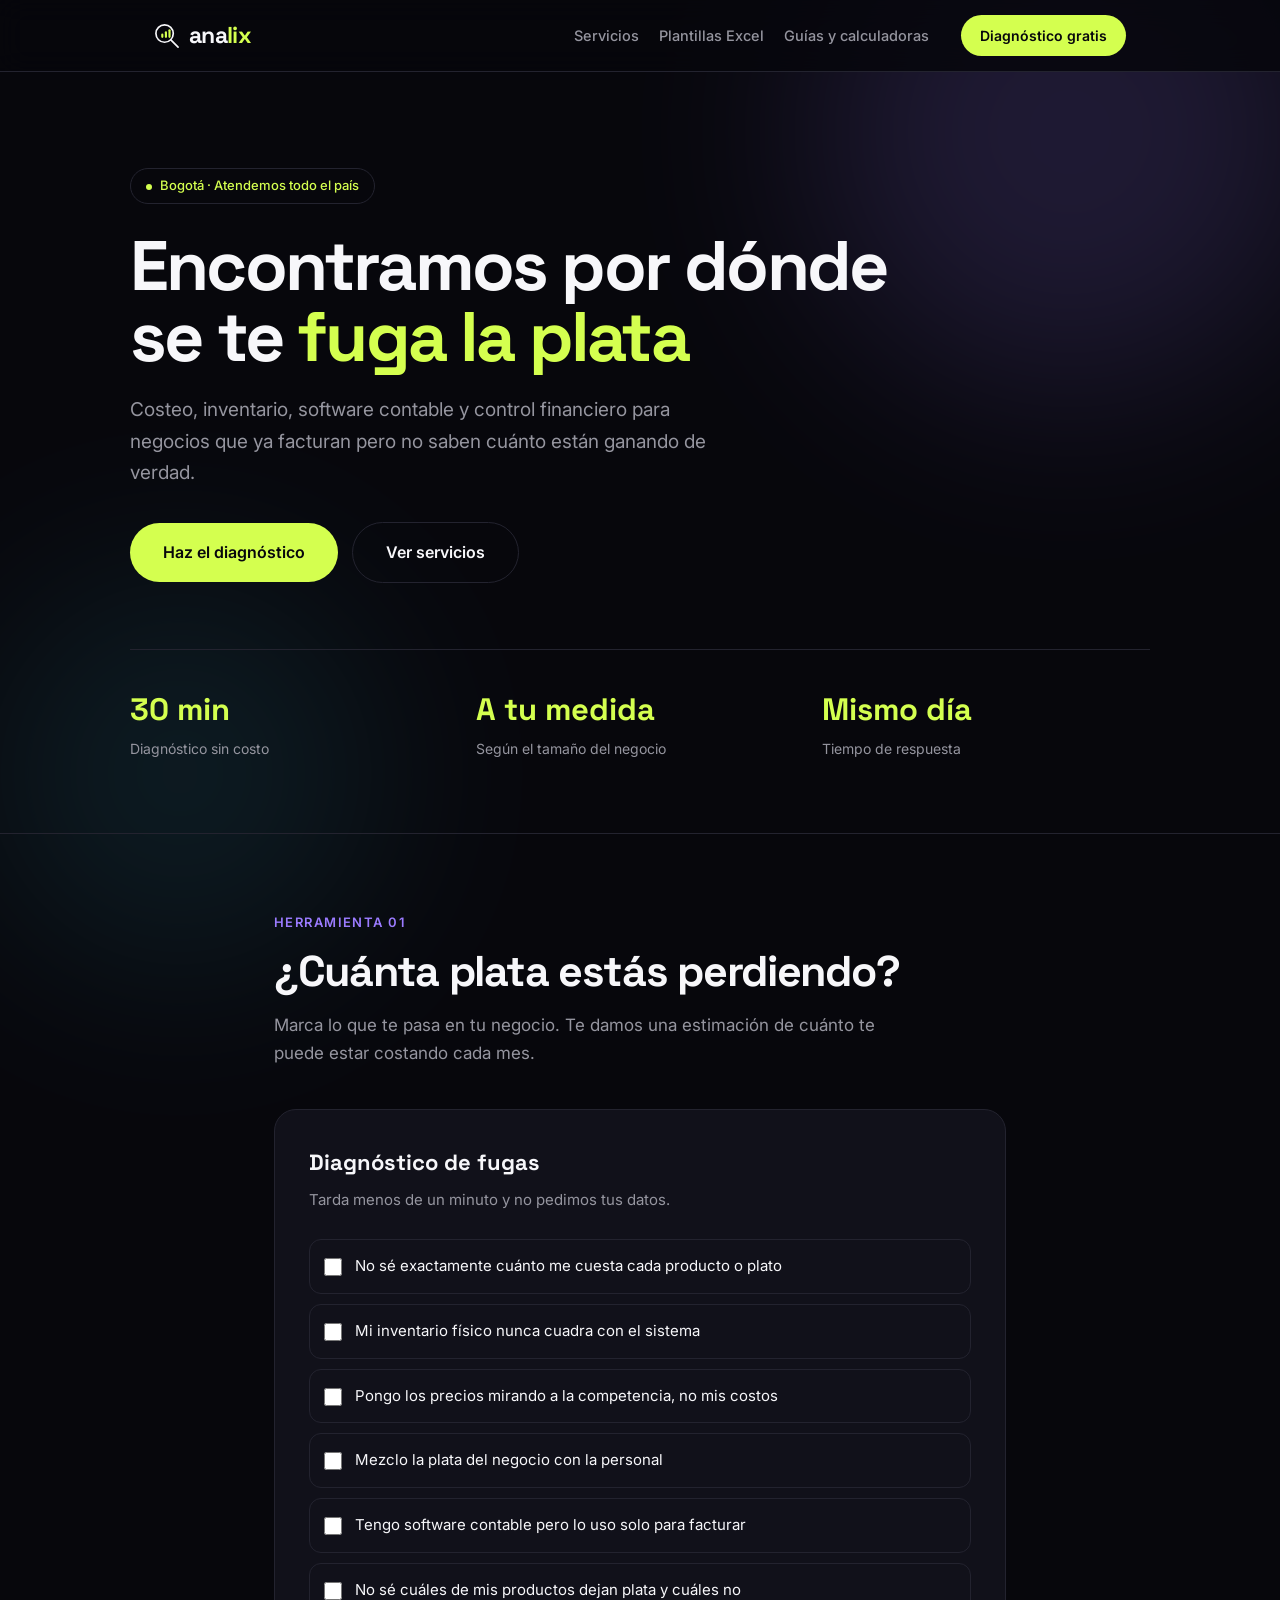
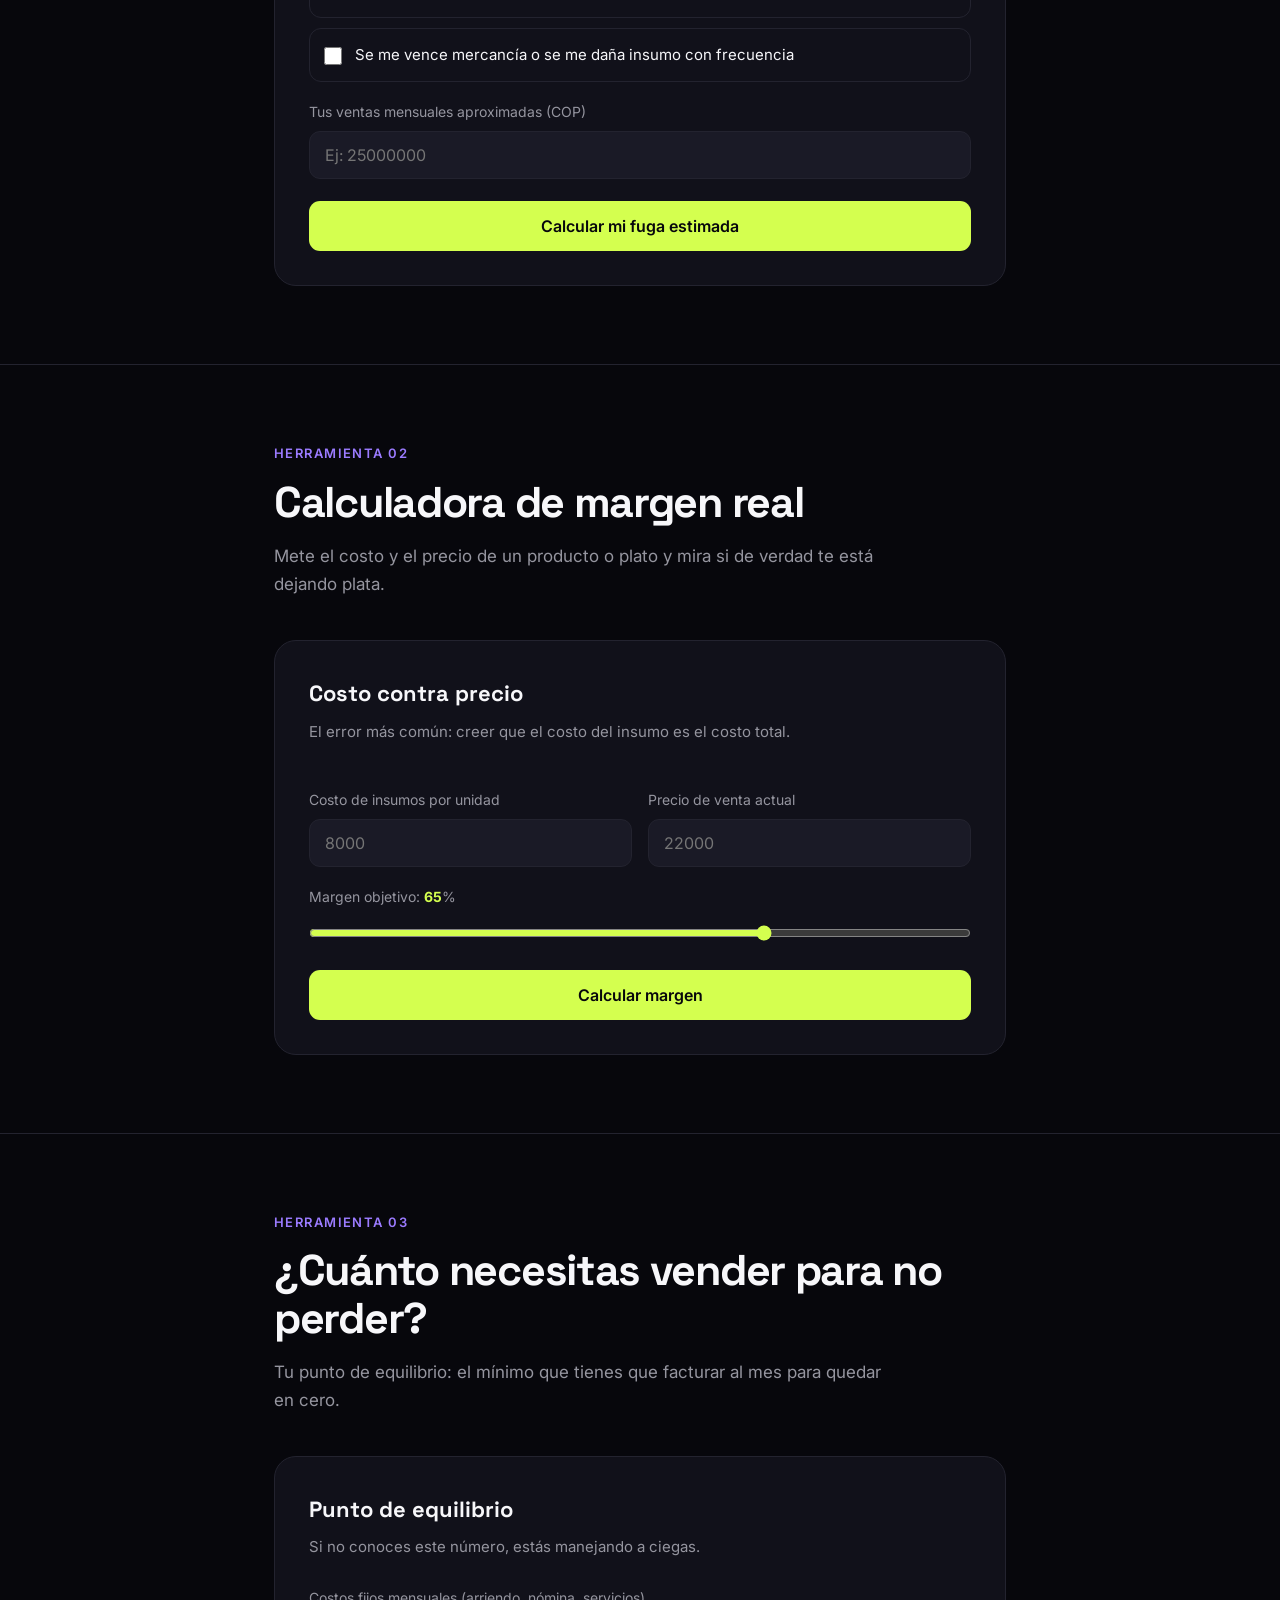
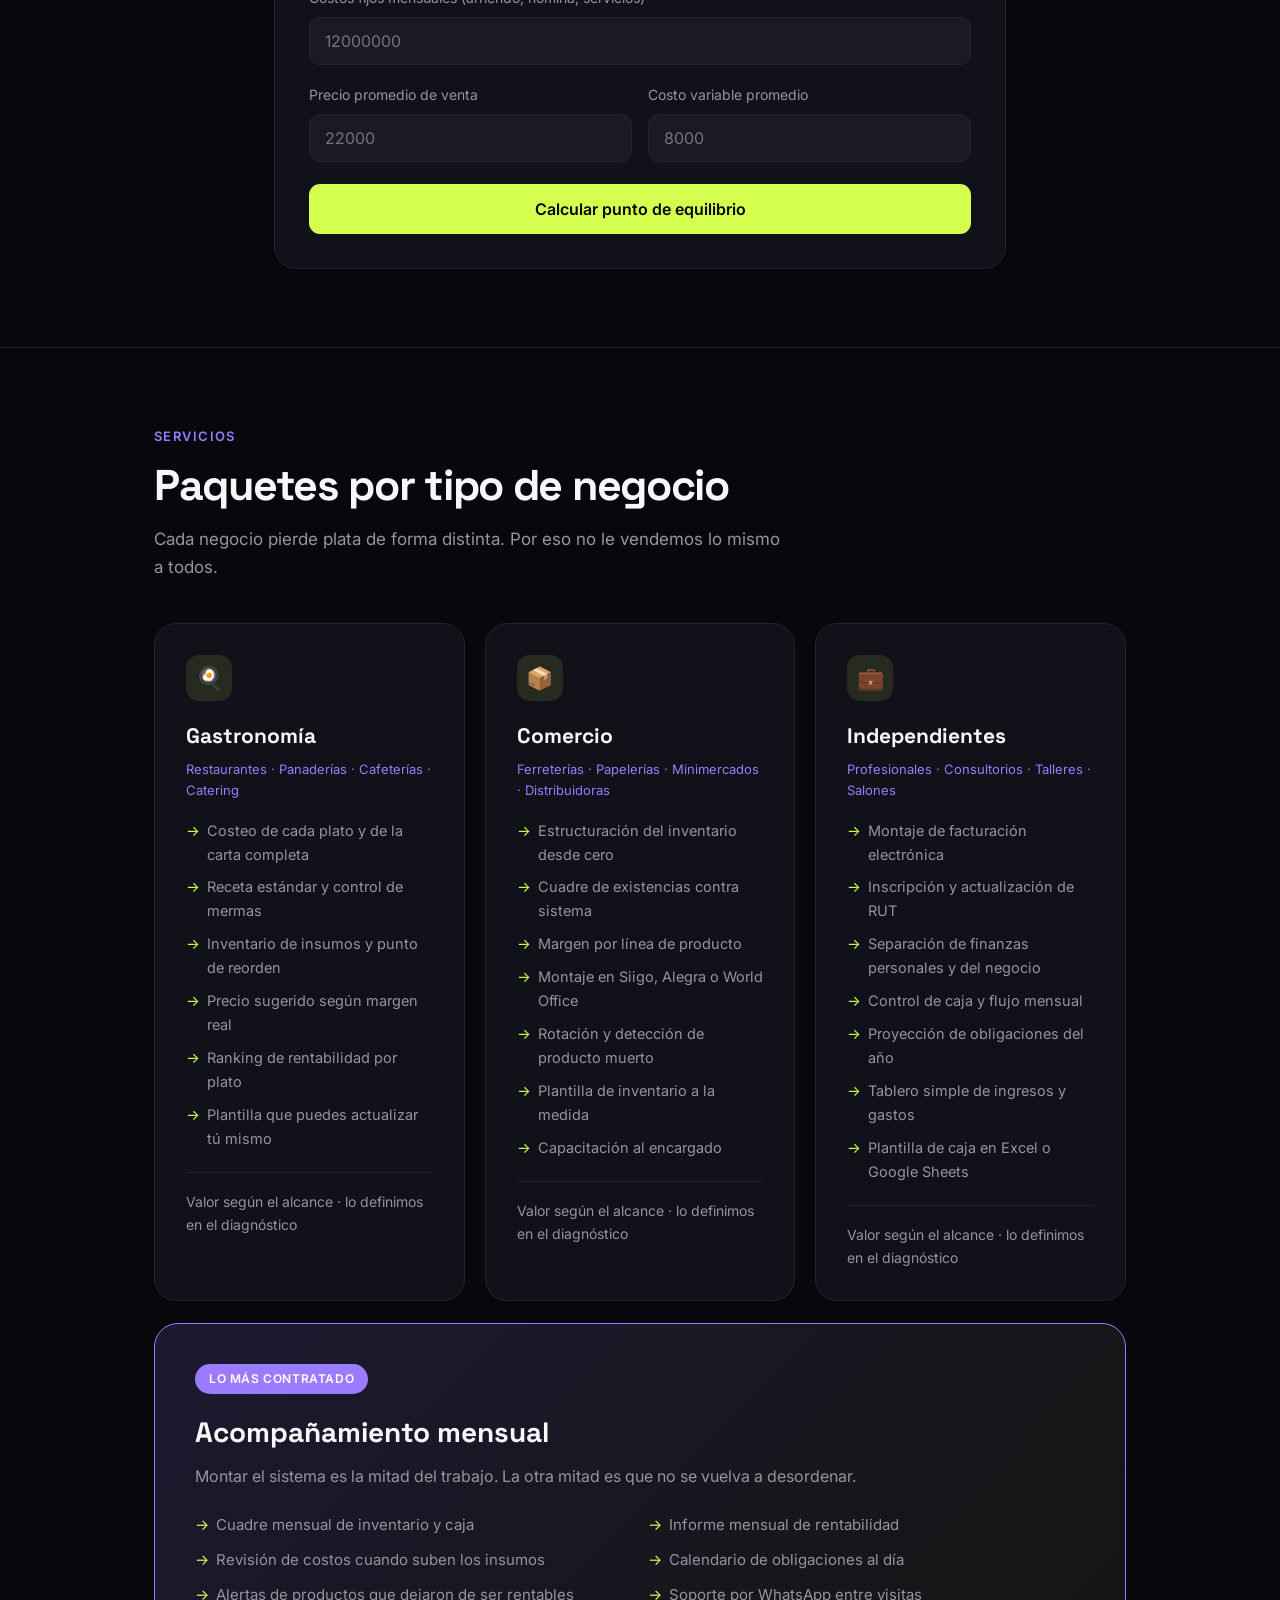
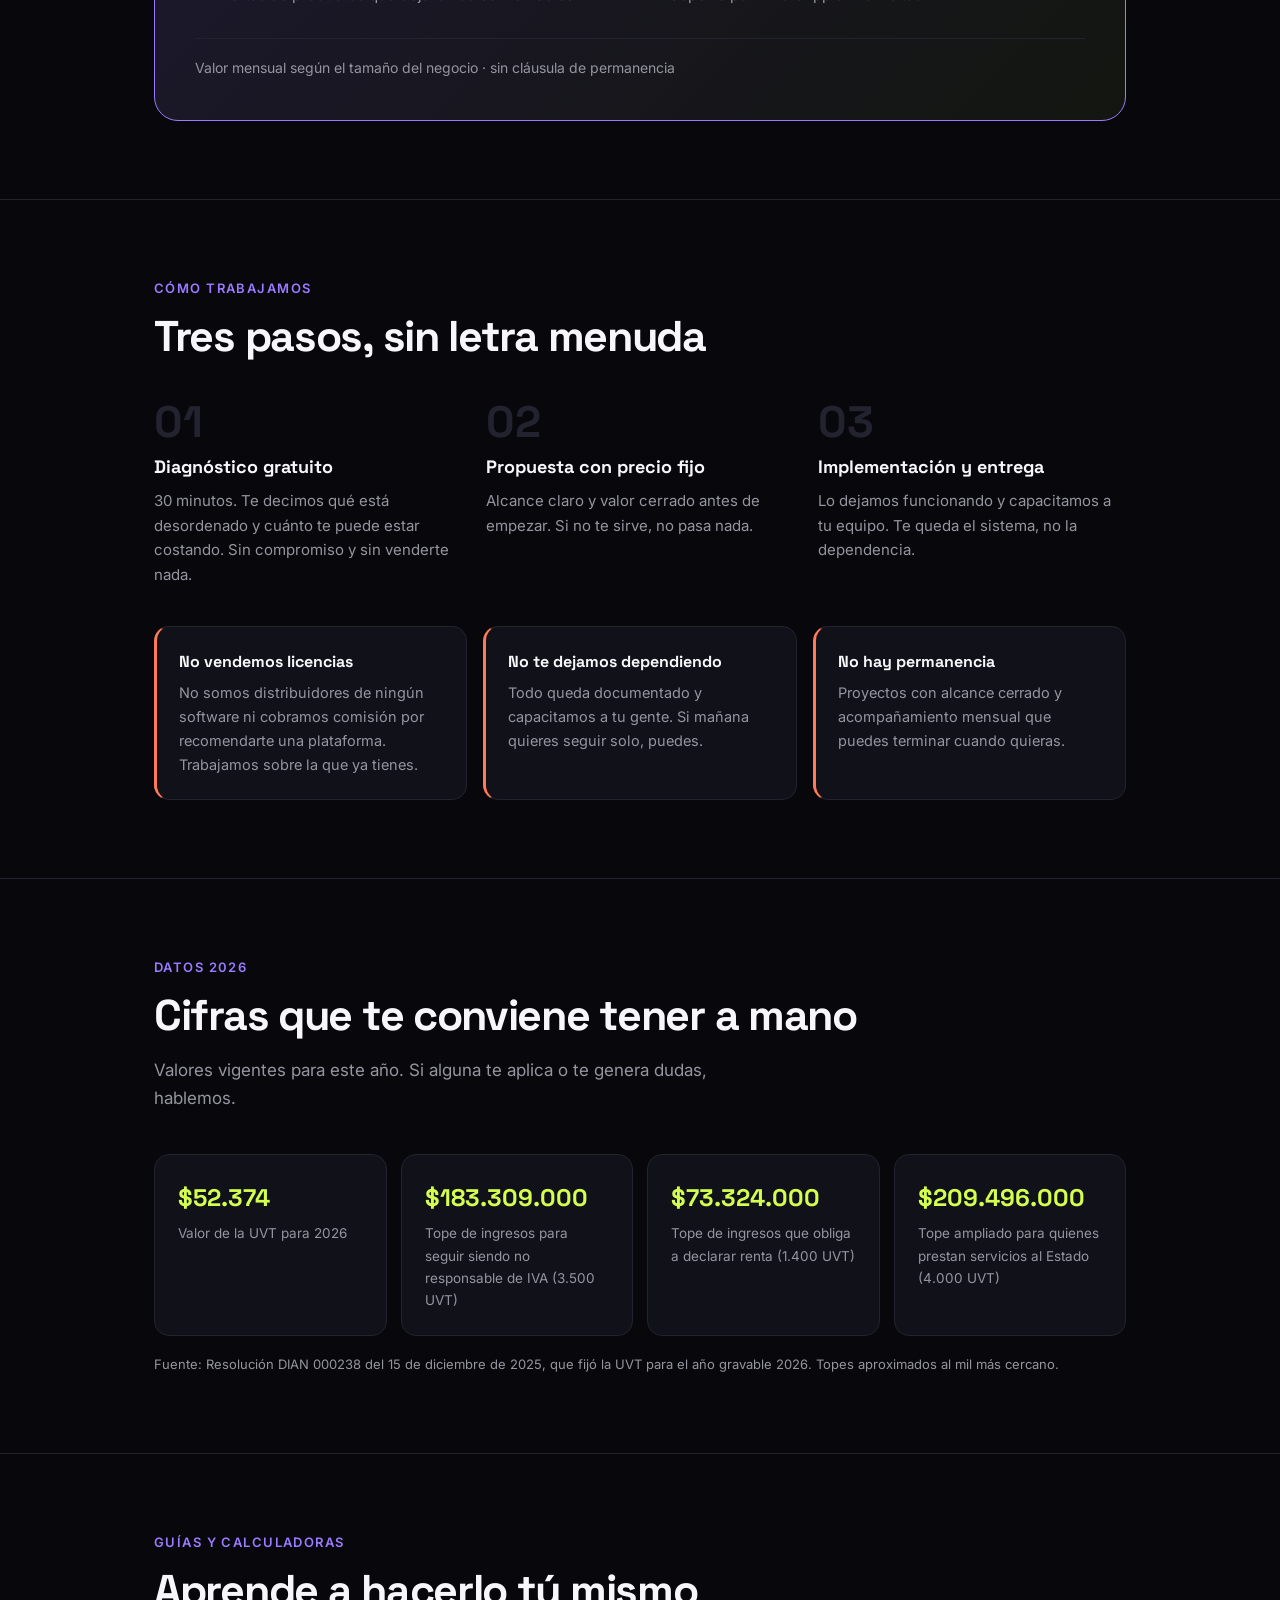
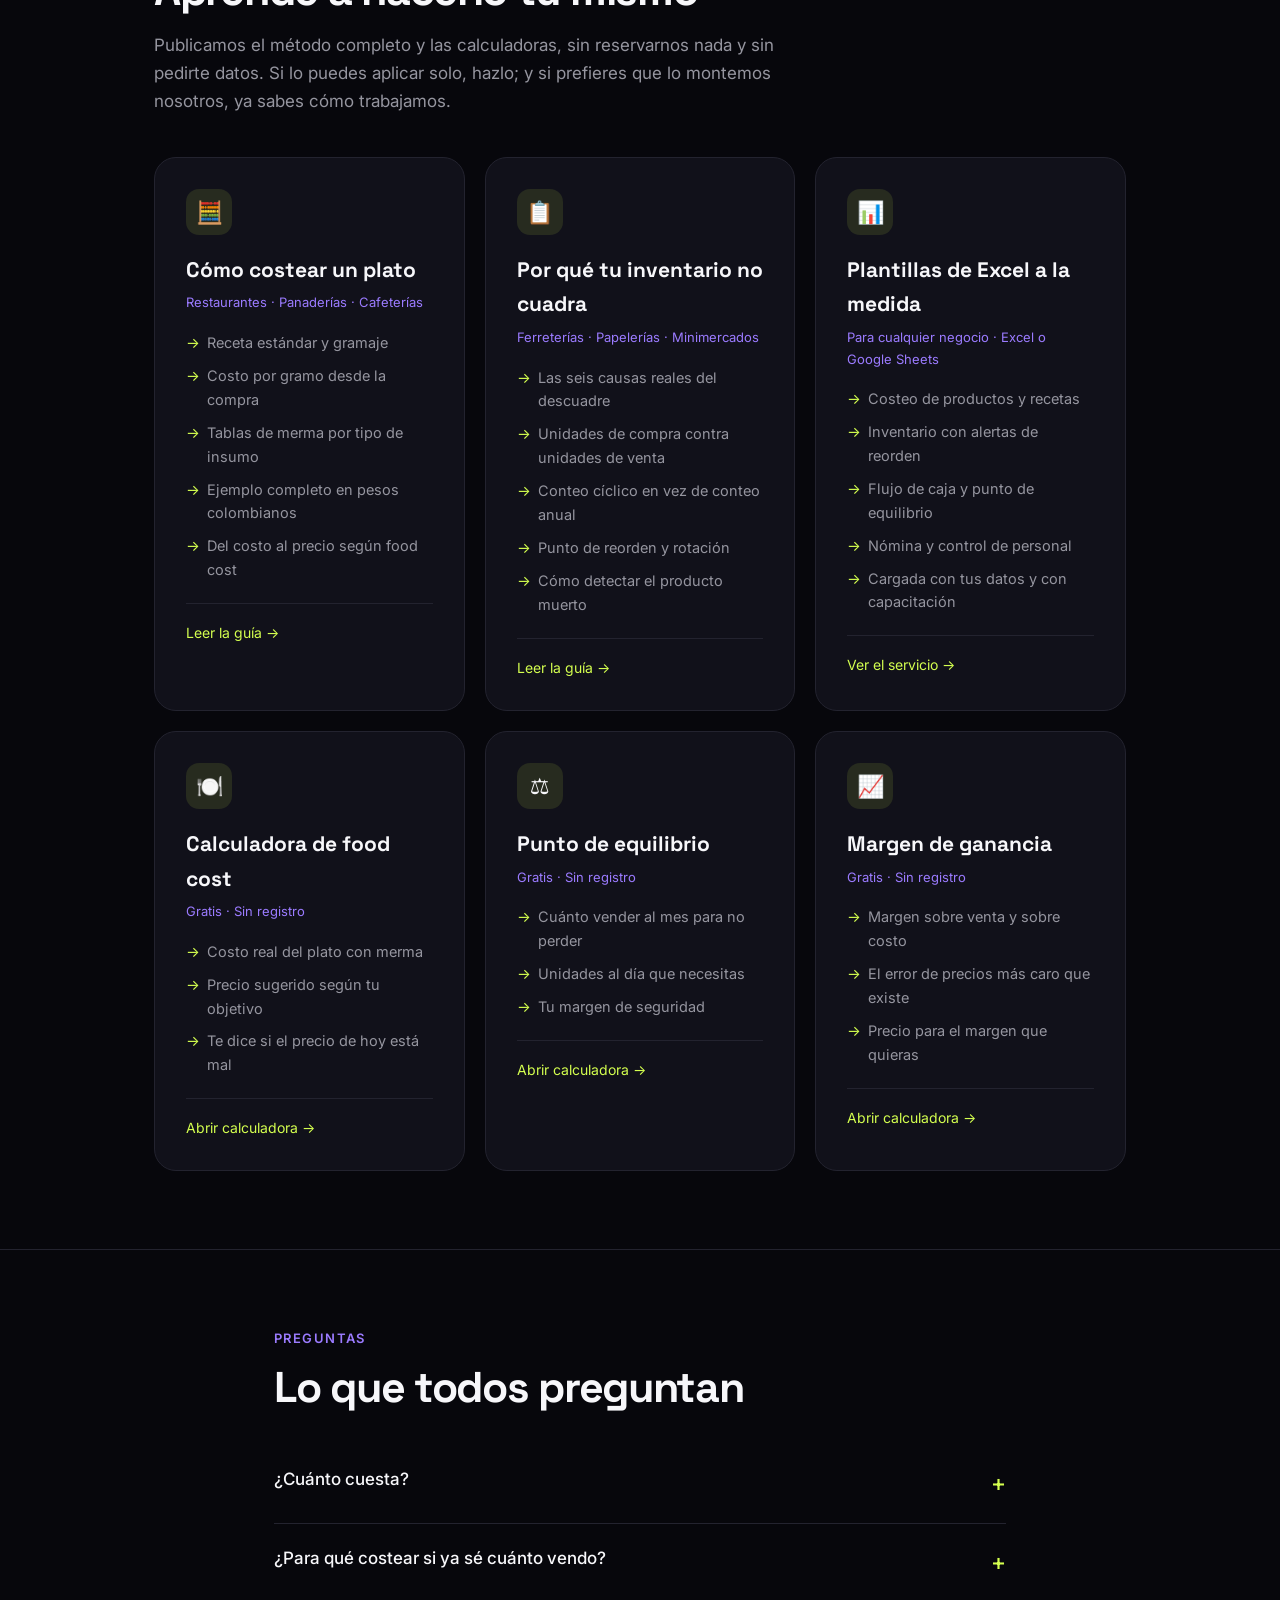
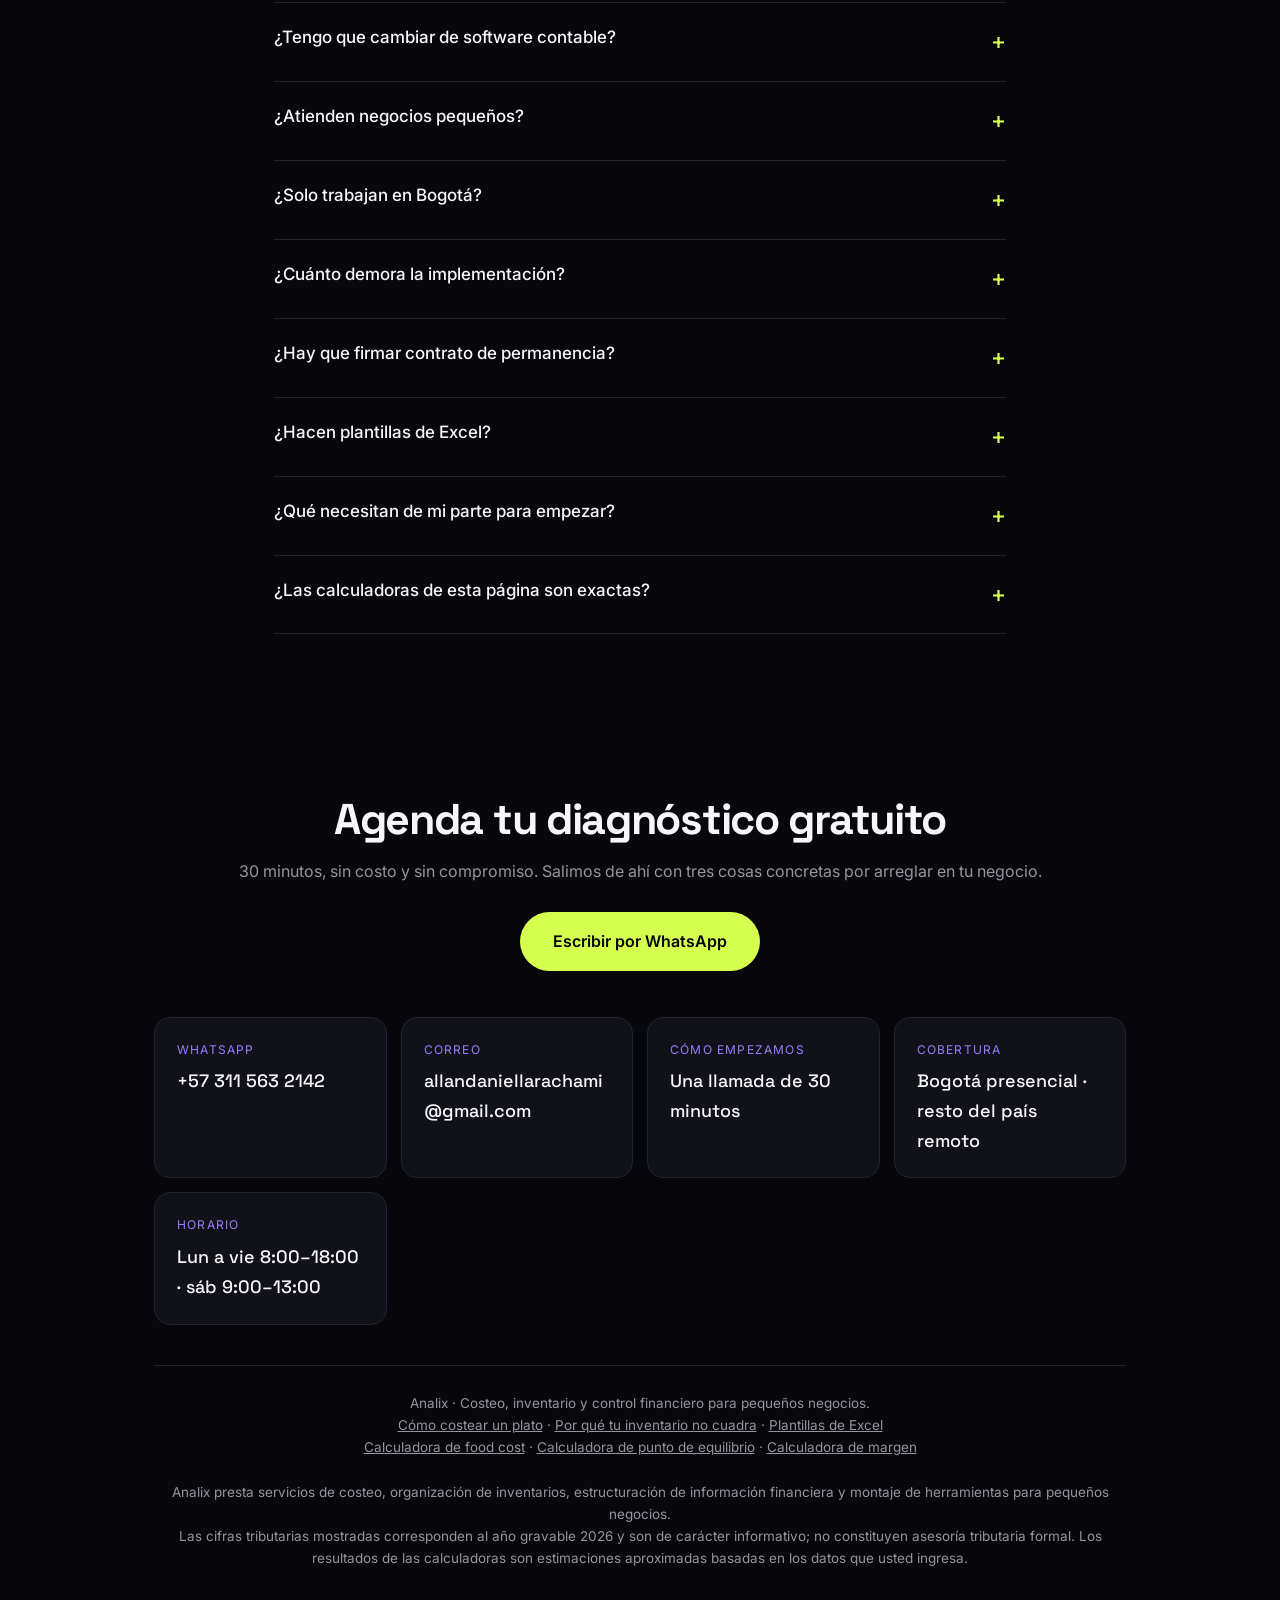
<file: index.html>
<!DOCTYPE html>
<html lang="es-CO">
<head>
<meta charset="UTF-8">
<meta name="viewport" content="width=device-width,initial-scale=1">
<title>Costeo, inventario y control financiero para negocios en Bogotá | Analix</title>
<script type="application/ld+json">
{"@context":"https://schema.org","@type":"FAQPage","mainEntity":[{"@type":"Question","name":"¿Cuánto cuesta?","acceptedAnswer":{"@type":"Answer","text":"Depende del tamaño del negocio y del alcance. Por eso el diagnóstico es gratis: primero vemos qué necesitas de verdad y después te damos un valor fijo, cerrado, antes de empezar."}},{"@type":"Question","name":"¿Tengo que cambiar de software contable?","acceptedAnswer":{"@type":"Answer","text":"No. Trabajamos sobre lo que ya tienes: Siigo, Alegra, World Office, Excel o incluso cuaderno. No vendemos licencias ni cobramos comisión por recomendarte una plataforma."}},{"@type":"Question","name":"¿Solo trabajan en Bogotá?","acceptedAnswer":{"@type":"Answer","text":"Estamos en Bogotá y ahí hacemos visitas presenciales. Para el resto del país trabajamos de forma remota, con reuniones por videollamada y soporte por WhatsApp. El entregable es el mismo."}},{"@type":"Question","name":"¿Cuánto demora la implementación?","acceptedAnswer":{"@type":"Answer","text":"Un costeo de carta o una estructuración de inventario toma entre dos y cuatro semanas, según el número de referencias. En el diagnóstico te damos la fecha de entrega antes de que decidas."}},{"@type":"Question","name":"¿Hay que firmar contrato de permanencia?","acceptedAnswer":{"@type":"Answer","text":"No. Los proyectos son por alcance cerrado y el acompañamiento mensual se puede terminar cuando quieras. Lo que montamos queda documentado en tu negocio."}},{"@type":"Question","name":"¿Hacen plantillas de Excel?","acceptedAnswer":{"@type":"Answer","text":"Sí, es uno de los servicios más pedidos: costeo de productos y recetas, control de inventario con alertas de reorden, flujo de caja y control de nómina. No son plantillas genéricas, se diseñan sobre tu operación y se entregan cargadas con tus productos y tus precios, con capacitación incluida. Se pueden entregar en Excel, en Google Sheets o en ambos."}}]}
</script>
<meta name="description" content="Costeo de productos, control de inventario, plantillas de Excel a la medida y software contable para negocios en Bogotá. Diagnóstico gratuito de 30 minutos.">
<meta name="theme-color" content="#07070C">
<meta name="author" content="Analix">
<meta name="robots" content="index,follow">

<!-- Vista previa al compartir por WhatsApp, Instagram o correo.
     Si algún día cambias de dominio, actualiza og:url, canonical y og:image. -->
<meta property="og:image" content="https://allandaniellarachami-sys.github.io/preview.png">
<meta property="og:image:width" content="1200">
<meta property="og:image:height" content="630">
<meta property="og:image:alt" content="Analix: encontramos por dónde se te fuga la plata">
<meta name="twitter:image" content="https://allandaniellarachami-sys.github.io/preview.png">
<meta property="og:type" content="website">
<meta property="og:locale" content="es_CO">
<meta property="og:site_name" content="Analix">
<meta property="og:title" content="Encontramos por dónde se te fuga la plata">
<meta property="og:description" content="Costeo, inventario y control financiero para negocios que ya facturan pero no saben cuánto están ganando de verdad. Diagnóstico gratuito de 30 minutos.">
<meta property="og:url" content="https://allandaniellarachami-sys.github.io/">
<link rel="canonical" href="https://allandaniellarachami-sys.github.io/">
<meta name="twitter:card" content="summary_large_image">
<meta name="twitter:title" content="Encontramos por dónde se te fuga la plata">
<meta name="twitter:description" content="Costeo, inventario y control financiero para pequeños negocios en Colombia.">

<link rel="icon" href="data:image/svg+xml,%3Csvg xmlns='http://www.w3.org/2000/svg' viewBox='0 0 54 54'%3E%3Crect width='54' height='54' rx='11' fill='%2307070C'/%3E%3Ccircle cx='22' cy='22' r='18' fill='none' stroke='%23F7F7FA' stroke-width='3.5'/%3E%3Crect x='15' y='22' width='4.5' height='9' rx='2.25' fill='%23D4FF4F'/%3E%3Crect x='22.5' y='17' width='4.5' height='14' rx='2.25' fill='%23D4FF4F'/%3E%3Crect x='30' y='13' width='4.5' height='18' rx='2.25' fill='%23D4FF4F'/%3E%3Cpath d='M35 35L50 50' stroke='%23F7F7FA' stroke-width='3.5' stroke-linecap='round'/%3E%3C/svg%3E">
<link rel="preconnect" href="https://fonts.googleapis.com">
<link rel="preconnect" href="https://fonts.gstatic.com" crossorigin>
<link href="https://fonts.googleapis.com/css2?family=Space+Grotesk:wght@400;500;700&family=Inter:wght@400;500;600&display=swap" rel="stylesheet">
<style>
:root{--bg:#07070C;--surf:#11111A;--surf2:#1A1A26;--lime:#D4FF4F;--violet:#9B7BFF;--coral:#FF7A59;--cyan:#4FE3FF;--txt:#F7F7FA;--mut:#95959F;--line:#23232F}
*{margin:0;padding:0;box-sizing:border-box}
html{scroll-behavior:smooth}
body{background:var(--bg);color:var(--txt);font-family:'Inter',system-ui,sans-serif;line-height:1.65;-webkit-font-smoothing:antialiased;overflow-x:hidden}
h1,h2,h3,.gro{font-family:'Space Grotesk',sans-serif}
.wrap{max-width:1020px;margin:0 auto;padding:0 24px}
.narrow{max-width:780px}
.rv{opacity:0;transform:translateY(28px);transition:opacity .7s cubic-bezier(.22,1,.36,1),transform .7s cubic-bezier(.22,1,.36,1)}
.rv.in{opacity:1;transform:none}
section[id],#diagnostico{scroll-margin-top:84px}
a:focus-visible,button:focus-visible,input:focus-visible,select:focus-visible,summary:focus-visible,label.chk:focus-within{outline:2px solid var(--lime);outline-offset:3px;border-radius:6px}
.skip{position:absolute;left:-9999px;top:0;background:var(--lime);color:#07070C;padding:12px 20px;border-radius:0 0 10px 0;font-weight:600;z-index:100}
.skip:focus{left:0}

nav{position:sticky;top:0;z-index:50;background:rgba(7,7,12,.85);backdrop-filter:blur(14px);border-bottom:1px solid var(--line)}
.navin{max-width:1020px;margin:0 auto;padding:15px 24px;display:flex;justify-content:space-between;align-items:center;gap:14px}
.logo{font-family:'Space Grotesk';font-weight:700;font-size:23px;letter-spacing:-.03em;display:flex;align-items:center}
.logo svg{width:26px;height:26px;flex-shrink:0;margin-right:9px}
.logo span{color:var(--lime)}
.navcta{background:var(--lime);color:#07070C;text-decoration:none;padding:9px 19px;border-radius:99px;font-weight:600;font-size:14px;transition:.2s;white-space:nowrap}
.navcta:hover{box-shadow:0 0 22px rgba(212,255,79,.45)}
.navnav{display:flex;align-items:center;gap:20px;margin-left:auto;margin-right:18px}
.navnav a{color:var(--mut);text-decoration:none;font-size:14.5px;font-weight:500;transition:.2s;white-space:nowrap}
.navnav a:hover{color:var(--lime)}
@media(max-width:700px){.navnav{display:none}}

.hero{padding:96px 0 72px;position:relative}
.blob{position:absolute;border-radius:50%;filter:blur(100px);pointer-events:none;z-index:-1}
.b1{top:-200px;right:-180px;width:520px;height:520px;background:var(--violet);opacity:.16;animation:fl 16s ease-in-out infinite}
.b2{bottom:-140px;left:-150px;width:400px;height:400px;background:var(--cyan);opacity:.09;animation:fl 20s ease-in-out infinite reverse}
@keyframes fl{0%,100%{transform:translate(0,0)}50%{transform:translate(36px,-28px)}}
.tag{display:inline-block;border:1px solid var(--line);color:var(--lime);font-size:13px;padding:6px 15px;border-radius:99px;margin-bottom:26px;font-weight:500}
.dot{display:inline-block;width:6px;height:6px;background:var(--lime);border-radius:50%;margin-right:8px;animation:pu 2s infinite}
@keyframes pu{0%,100%{opacity:1}50%{opacity:.25}}
h1{font-size:clamp(39px,7vw,70px);line-height:1.02;font-weight:700;letter-spacing:-.04em;margin-bottom:22px}
h1 em{font-style:normal;color:var(--lime)}
.lead{font-size:19px;color:var(--mut);max-width:590px;margin-bottom:34px}
.btn{display:inline-block;background:var(--lime);color:#07070C;text-decoration:none;padding:16px 33px;border-radius:99px;font-weight:600;font-size:16px;transition:.2s}
.btn:hover{transform:translateY(-2px);box-shadow:0 10px 30px rgba(212,255,79,.3)}
.btn2{background:transparent;color:var(--txt);border:1px solid var(--line);margin-left:10px}
.btn2:hover{border-color:var(--lime);box-shadow:none}
.stats{display:grid;grid-template-columns:repeat(auto-fit,minmax(150px,1fr));gap:18px;margin-top:66px;padding-top:34px;border-top:1px solid var(--line)}
.stat b{display:block;font-family:'Space Grotesk';font-size:31px;color:var(--lime);font-weight:700}
.stat span{font-size:14px;color:var(--mut)}

section{padding:78px 0;border-top:1px solid var(--line)}
.eyebrow{color:var(--violet);font-size:13px;font-weight:600;letter-spacing:.11em;text-transform:uppercase;margin-bottom:14px}
h2{font-size:clamp(28px,4.6vw,43px);letter-spacing:-.03em;line-height:1.1;margin-bottom:16px;font-weight:700}
.sub{color:var(--mut);font-size:17px;max-width:630px;margin-bottom:42px}

.tool{background:var(--surf);border:1px solid var(--line);border-radius:22px;padding:34px}
.tool h3{font-size:22px;margin-bottom:8px}
.tool .th{color:var(--mut);font-size:15px;margin-bottom:26px}
.chk{display:flex;gap:13px;align-items:flex-start;padding:14px;border:1px solid var(--line);border-radius:12px;margin-bottom:10px;cursor:pointer;transition:.18s}
.chk:hover{border-color:var(--violet);background:var(--surf2);transform:translateX(3px)}
.chk input{margin-top:4px;width:18px;height:18px;accent-color:var(--lime);flex-shrink:0}
.chk span{font-size:15px}
label.fl{display:block;font-size:14px;color:var(--mut);margin:18px 0 8px}
input[type=number],select{width:100%;background:var(--surf2);border:1px solid var(--line);color:var(--txt);padding:13px 15px;border-radius:11px;font-size:16px;font-family:inherit}
input:focus,select:focus{outline:none;border-color:var(--lime)}
input[type=range]{width:100%;accent-color:var(--lime);margin-top:8px}
.go{width:100%;background:var(--lime);color:#07070C;border:0;padding:15px;border-radius:11px;font-weight:600;font-size:16px;font-family:inherit;cursor:pointer;margin-top:22px;transition:.2s}
.go:hover{box-shadow:0 0 26px rgba(212,255,79,.4)}
.out{margin-top:22px;padding:25px;border-radius:14px;background:var(--surf2);border-left:3px solid var(--lime);display:none}
.out.on{display:block;animation:up .45s cubic-bezier(.22,1,.36,1)}
@keyframes up{from{opacity:0;transform:translateY(12px)}to{opacity:1;transform:none}}
.big{font-family:'Space Grotesk';font-size:35px;font-weight:700;color:var(--lime);line-height:1.15;margin:6px 0 10px}
.big.warn{color:var(--coral)}
.out p{font-size:15px;color:var(--mut)}
.lbl{font-size:13px;text-transform:uppercase;letter-spacing:.08em;color:var(--mut)}
.cta2{display:inline-block;margin-top:18px;background:transparent;border:1px solid var(--lime);color:var(--lime);text-decoration:none;padding:11px 22px;border-radius:99px;font-weight:600;font-size:14px;transition:.2s}
.cta2:hover{background:var(--lime);color:#07070C}
.err{color:var(--coral);font-size:14px;margin-top:10px;display:none}
.err.on{display:block}
.g2{display:grid;grid-template-columns:repeat(auto-fit,minmax(255px,1fr));gap:16px}

.cards{display:grid;grid-template-columns:repeat(auto-fit,minmax(295px,1fr));gap:20px}
.card{background:var(--surf);border:1px solid var(--line);border-radius:22px;padding:31px;transition:.22s}
.card:hover{border-color:var(--violet);transform:translateY(-5px)}
.card .ic{width:46px;height:46px;border-radius:13px;display:flex;align-items:center;justify-content:center;font-size:22px;margin-bottom:18px;background:rgba(212,255,79,.11)}
.card h3{font-size:21px;margin-bottom:5px}
.card .who{font-size:13px;color:var(--violet);margin-bottom:17px}
.card ul{list-style:none}
.card li{font-size:14.5px;color:var(--mut);padding-left:21px;position:relative;margin-bottom:9px}
.card li:before{content:"→";position:absolute;left:0;color:var(--lime)}
.price{margin-top:21px;padding-top:17px;border-top:1px solid var(--line);font-size:14px;color:var(--mut)}

.feat{background:linear-gradient(135deg,rgba(155,123,255,.15),rgba(212,255,79,.06));border:1px solid var(--violet);border-radius:24px;padding:40px;margin-top:22px}
.badge{display:inline-block;background:var(--violet);color:#fff;font-size:12px;font-weight:600;padding:5px 14px;border-radius:99px;margin-bottom:15px;letter-spacing:.05em}
.feat ul{list-style:none}
.feat li{color:var(--mut);font-size:15px;padding-left:21px;position:relative;margin-bottom:10px}
.feat li:before{content:"→";position:absolute;left:0;color:var(--lime)}

.steps{display:grid;grid-template-columns:repeat(auto-fit,minmax(235px,1fr));gap:24px;margin-top:40px}
.step .n{font-family:'Space Grotesk';font-size:44px;font-weight:700;color:var(--line);line-height:1}
.step h3{font-size:18px;margin:8px 0 7px}
.step p{font-size:15px;color:var(--mut)}

.nope{display:grid;grid-template-columns:repeat(auto-fit,minmax(240px,1fr));gap:16px;margin-top:38px}
.nb{background:var(--surf);border:1px solid var(--line);border-left:3px solid var(--coral);border-radius:15px;padding:22px}
.nb h3{font-size:16px;margin-bottom:6px}
.nb p{font-size:14.5px;color:var(--mut)}

.data{display:grid;grid-template-columns:repeat(auto-fit,minmax(218px,1fr));gap:14px}
.dc{background:var(--surf);border:1px solid var(--line);border-radius:15px;padding:23px;transition:.2s}
.dc:hover{border-color:var(--cyan)}
.dc .k{font-family:'Space Grotesk';font-size:24px;font-weight:700;color:var(--lime)}
.dc .v{font-size:13.5px;color:var(--mut);margin-top:5px}
.fuente{font-size:13px;color:var(--mut);margin-top:18px}

.faq{border-bottom:1px solid var(--line)}
.faq summary{padding:20px 0;cursor:pointer;font-weight:500;font-size:17px;list-style:none;display:flex;justify-content:space-between;gap:16px}
.faq summary::-webkit-details-marker{display:none}
.faq summary:after{content:"+";color:var(--lime);font-size:23px;flex-shrink:0}
.faq[open] summary:after{content:"−"}
.faq p{padding-bottom:21px;color:var(--mut);font-size:15.5px}

footer{padding:84px 0 120px;text-align:center}
footer h2{margin-bottom:14px}
footer .fp{color:var(--mut);margin-bottom:28px}
.contacto{display:grid;grid-template-columns:repeat(auto-fit,minmax(220px,1fr));gap:14px;margin-top:46px;text-align:left}
.cbox{background:var(--surf);border:1px solid var(--line);border-radius:16px;padding:22px;transition:.2s}
.cbox:hover{border-color:var(--lime)}
.cbox .ck{font-size:12px;text-transform:uppercase;letter-spacing:.1em;color:var(--violet);margin-bottom:7px}
.cbox .cv{font-family:'Space Grotesk';font-size:18px;font-weight:500;color:var(--txt);text-decoration:none;word-break:break-word}
.fmeta{margin-top:40px;padding-top:26px;border-top:1px solid var(--line);font-size:13.5px;color:var(--mut)}
.float{position:fixed;bottom:22px;right:22px;background:var(--lime);color:#07070C;padding:15px 27px;border-radius:99px;text-decoration:none;font-weight:600;box-shadow:0 8px 30px rgba(212,255,79,.32);z-index:60;font-size:15px;opacity:0;visibility:hidden;transform:translateY(14px);transition:opacity .35s,transform .35s,visibility .35s}
.float.show{opacity:1;visibility:visible;transform:none}
@media(max-width:620px){.hero{padding:58px 0 50px}section{padding:58px 0}.tool,.feat{padding:25px}.btn2{margin:12px 0 0;display:block;text-align:center}.float{padding:13px 22px;font-size:14px;bottom:16px;right:16px}}
@media(prefers-reduced-motion:reduce){*{animation:none!important;transition:none!important}.rv{opacity:1;transform:none}.float{opacity:1;visibility:visible;transform:none}}
</style>
<noscript><style>.rv{opacity:1;transform:none}.out{display:block}.float{opacity:1;visibility:visible;transform:none}</style></noscript>
</head>
<body>

<a class="skip" href="#contenido">Ir al contenido</a>

<nav><div class="navin">
  <div class="logo"><svg viewBox="0 0 54 54" fill="none" aria-hidden="true"><circle cx="22" cy="22" r="18" stroke="#F7F7FA" stroke-width="3.5"/><rect x="15" y="22" width="4.5" height="9" rx="2.25" fill="#D4FF4F"/><rect x="22.5" y="17" width="4.5" height="14" rx="2.25" fill="#D4FF4F"/><rect x="30" y="13" width="4.5" height="18" rx="2.25" fill="#D4FF4F"/><path d="M35 35L50 50" stroke="#F7F7FA" stroke-width="3.5" stroke-linecap="round"/></svg>ana<span>lix</span></div>
  <div class="navnav">
    <a href="#servicios">Servicios</a>
    <a href="./plantillas-excel-para-negocios.html">Plantillas Excel</a>
    <a href="#guias">Guías y calculadoras</a>
  </div>
  <a class="navcta" href="https://wa.me/573115632142?text=Hola%2C%20quiero%20el%20diagn%C3%B3stico%20gratuito%20de%2030%20minutos." target="_blank" rel="noopener">Diagnóstico gratis</a>
</div></nav>

<div class="wrap hero" id="contenido">
  <div class="blob b1" aria-hidden="true"></div><div class="blob b2" aria-hidden="true"></div>
  <div class="tag"><span class="dot" aria-hidden="true"></span>Bogotá · Atendemos todo el país</div>
  <h1>Encontramos por dónde<br>se te <em>fuga la plata</em></h1>
  <p class="lead">Costeo, inventario, software contable y control financiero para negocios que ya facturan pero no saben cuánto están ganando de verdad.</p>
  <a class="btn" href="#diagnostico">Haz el diagnóstico</a>
  <a class="btn btn2" href="#servicios">Ver servicios</a>
  <div class="stats">
    <div class="stat"><b data-c="30" data-suf=" min">0 min</b><span>Diagnóstico sin costo</span></div>
    <div class="stat"><b>A tu medida</b><span>Según el tamaño del negocio</span></div>
    <div class="stat"><b>Mismo día</b><span>Tiempo de respuesta</span></div>
  </div>
</div>

<section id="diagnostico"><div class="wrap narrow rv">
  <div class="eyebrow">Herramienta 01</div>
  <h2>¿Cuánta plata estás perdiendo?</h2>
  <p class="sub">Marca lo que te pasa en tu negocio. Te damos una estimación de cuánto te puede estar costando cada mes.</p>
  <div class="tool">
    <h3>Diagnóstico de fugas</h3>
    <p class="th">Tarda menos de un minuto y no pedimos tus datos.</p>
    <label class="chk"><input type="checkbox" data-w="3.5"><span>No sé exactamente cuánto me cuesta cada producto o plato</span></label>
    <label class="chk"><input type="checkbox" data-w="3"><span>Mi inventario físico nunca cuadra con el sistema</span></label>
    <label class="chk"><input type="checkbox" data-w="2.5"><span>Pongo los precios mirando a la competencia, no mis costos</span></label>
    <label class="chk"><input type="checkbox" data-w="2"><span>Mezclo la plata del negocio con la personal</span></label>
    <label class="chk"><input type="checkbox" data-w="2"><span>Tengo software contable pero lo uso solo para facturar</span></label>
    <label class="chk"><input type="checkbox" data-w="1.5"><span>No sé cuáles de mis productos dejan plata y cuáles no</span></label>
    <label class="chk"><input type="checkbox" data-w="1.5"><span>Se me vence mercancía o se me daña insumo con frecuencia</span></label>
    <label class="fl" for="vt">Tus ventas mensuales aproximadas (COP)</label>
    <input type="number" id="vt" placeholder="Ej: 25000000" min="0" step="100000" inputmode="numeric">
    <div class="err" id="e1" role="alert">Escribe tus ventas mensuales para poder calcular.</div>
    <button class="go" type="button" onclick="diag()">Calcular mi fuga estimada</button>
    <div class="out" id="o1" aria-live="polite"><div class="lbl">Fuga mensual estimada</div><div class="big warn" id="r1">—</div><p id="r1b"></p><a class="cta2" id="c1" href="https://wa.me/573115632142?text=Hola%2C%20hice%20el%20diagn%C3%B3stico%20en%20la%20p%C3%A1gina%20y%20quiero%20el%20real." target="_blank" rel="noopener">Quiero el diagnóstico real</a></div>
  </div>
</div></section>

<section><div class="wrap narrow rv">
  <div class="eyebrow">Herramienta 02</div>
  <h2>Calculadora de margen real</h2>
  <p class="sub">Mete el costo y el precio de un producto o plato y mira si de verdad te está dejando plata.</p>
  <div class="tool">
    <h3>Costo contra precio</h3>
    <p class="th">El error más común: creer que el costo del insumo es el costo total.</p>
    <div class="g2">
      <div><label class="fl" for="ci">Costo de insumos por unidad</label><input type="number" id="ci" placeholder="8000" min="0" step="100" inputmode="numeric"></div>
      <div><label class="fl" for="pv">Precio de venta actual</label><input type="number" id="pv" placeholder="22000" min="0" step="100" inputmode="numeric"></div>
    </div>
    <label class="fl" for="mr">Margen objetivo: <b id="mo" style="color:var(--lime)">65</b>%</label>
    <input type="range" id="mr" min="20" max="85" value="65" step="1">
    <div class="err" id="e2" role="alert">Escribe el costo y el precio para calcular.</div>
    <button class="go" type="button" onclick="margen()">Calcular margen</button>
    <div class="out" id="o2" aria-live="polite"><div class="lbl">Tu margen actual sobre insumos</div><div class="big" id="r2">—</div><p id="r2b"></p><a class="cta2" id="c2" href="https://wa.me/573115632142?text=Hola%2C%20quiero%20que%20me%20cost%C3%A9en%20la%20carta%20completa." target="_blank" rel="noopener">Costéame la carta completa</a></div>
  </div>
</div></section>

<section><div class="wrap narrow rv">
  <div class="eyebrow">Herramienta 03</div>
  <h2>¿Cuánto necesitas vender para no perder?</h2>
  <p class="sub">Tu punto de equilibrio: el mínimo que tienes que facturar al mes para quedar en cero.</p>
  <div class="tool">
    <h3>Punto de equilibrio</h3>
    <p class="th">Si no conoces este número, estás manejando a ciegas.</p>
    <label class="fl" for="cf">Costos fijos mensuales (arriendo, nómina, servicios)</label>
    <input type="number" id="cf" placeholder="12000000" min="0" step="100000" inputmode="numeric">
    <div class="g2">
      <div><label class="fl" for="pp">Precio promedio de venta</label><input type="number" id="pp" placeholder="22000" min="0" step="100" inputmode="numeric"></div>
      <div><label class="fl" for="cv">Costo variable promedio</label><input type="number" id="cv" placeholder="8000" min="0" step="100" inputmode="numeric"></div>
    </div>
    <div class="err" id="e3" role="alert">Completa los tres campos. El precio debe ser mayor al costo variable.</div>
    <button class="go" type="button" onclick="pe()">Calcular punto de equilibrio</button>
    <div class="out" id="o3" aria-live="polite"><div class="lbl">Necesitas vender al mes</div><div class="big" id="r3">—</div><p id="r3b"></p><a class="cta2" id="c3" href="https://wa.me/573115632142?text=Hola%2C%20quiero%20revisar%20mis%20n%C3%BAmeros." target="_blank" rel="noopener">Hablemos de mis números</a></div>
  </div>
</div></section>

<section id="servicios"><div class="wrap rv">
  <div class="eyebrow">Servicios</div>
  <h2>Paquetes por tipo de negocio</h2>
  <p class="sub">Cada negocio pierde plata de forma distinta. Por eso no le vendemos lo mismo a todos.</p>
  <div class="cards">
    <div class="card">
      <div class="ic" aria-hidden="true">🍳</div><h3>Gastronomía</h3>
      <p class="who">Restaurantes · Panaderías · Cafeterías · Catering</p>
      <ul>
        <li>Costeo de cada plato y de la carta completa</li>
        <li>Receta estándar y control de mermas</li>
        <li>Inventario de insumos y punto de reorden</li>
        <li>Precio sugerido según margen real</li>
        <li>Ranking de rentabilidad por plato</li>
        <li>Plantilla que puedes actualizar tú mismo</li>
      </ul>
      <div class="price">Valor según el alcance · lo definimos en el diagnóstico</div>
    </div>
    <div class="card">
      <div class="ic" aria-hidden="true">📦</div><h3>Comercio</h3>
      <p class="who">Ferreterías · Papelerías · Minimercados · Distribuidoras</p>
      <ul>
        <li>Estructuración del inventario desde cero</li>
        <li>Cuadre de existencias contra sistema</li>
        <li>Margen por línea de producto</li>
        <li>Montaje en Siigo, Alegra o World Office</li>
        <li>Rotación y detección de producto muerto</li>
        <li>Plantilla de inventario a la medida</li>
        <li>Capacitación al encargado</li>
      </ul>
      <div class="price">Valor según el alcance · lo definimos en el diagnóstico</div>
    </div>
    <div class="card">
      <div class="ic" aria-hidden="true">💼</div><h3>Independientes</h3>
      <p class="who">Profesionales · Consultorios · Talleres · Salones</p>
      <ul>
        <li>Montaje de facturación electrónica</li>
        <li>Inscripción y actualización de RUT</li>
        <li>Separación de finanzas personales y del negocio</li>
        <li>Control de caja y flujo mensual</li>
        <li>Proyección de obligaciones del año</li>
        <li>Tablero simple de ingresos y gastos</li>
        <li>Plantilla de caja en Excel o Google Sheets</li>
      </ul>
      <div class="price">Valor según el alcance · lo definimos en el diagnóstico</div>
    </div>
  </div>

  <div class="feat">
    <div class="badge">LO MÁS CONTRATADO</div>
    <h3 style="font-size:28px;margin-bottom:8px">Acompañamiento mensual</h3>
    <p style="color:var(--mut);margin-bottom:24px;font-size:16px">Montar el sistema es la mitad del trabajo. La otra mitad es que no se vuelva a desordenar.</p>
    <div class="g2">
      <ul><li>Cuadre mensual de inventario y caja</li><li>Revisión de costos cuando suben los insumos</li><li>Alertas de productos que dejaron de ser rentables</li></ul>
      <ul><li>Informe mensual de rentabilidad</li><li>Calendario de obligaciones al día</li><li>Soporte por WhatsApp entre visitas</li></ul>
    </div>
    <div class="price">Valor mensual según el tamaño del negocio · sin cláusula de permanencia</div>
  </div>
</div></section>

<section><div class="wrap rv">
  <div class="eyebrow">Cómo trabajamos</div>
  <h2>Tres pasos, sin letra menuda</h2>
  <div class="steps">
    <div class="step"><div class="n">01</div><h3>Diagnóstico gratuito</h3><p>30 minutos. Te decimos qué está desordenado y cuánto te puede estar costando. Sin compromiso y sin venderte nada.</p></div>
    <div class="step"><div class="n">02</div><h3>Propuesta con precio fijo</h3><p>Alcance claro y valor cerrado antes de empezar. Si no te sirve, no pasa nada.</p></div>
    <div class="step"><div class="n">03</div><h3>Implementación y entrega</h3><p>Lo dejamos funcionando y capacitamos a tu equipo. Te queda el sistema, no la dependencia.</p></div>
  </div>
  <div class="nope">
    <div class="nb"><h3>No vendemos licencias</h3><p>No somos distribuidores de ningún software ni cobramos comisión por recomendarte una plataforma. Trabajamos sobre la que ya tienes.</p></div>
    <div class="nb"><h3>No te dejamos dependiendo</h3><p>Todo queda documentado y capacitamos a tu gente. Si mañana quieres seguir solo, puedes.</p></div>
    <div class="nb"><h3>No hay permanencia</h3><p>Proyectos con alcance cerrado y acompañamiento mensual que puedes terminar cuando quieras.</p></div>
  </div>
</div></section>

<section><div class="wrap rv">
  <div class="eyebrow">Datos 2026</div>
  <h2>Cifras que te conviene tener a mano</h2>
  <p class="sub">Valores vigentes para este año. Si alguna te aplica o te genera dudas, hablemos.</p>
  <div class="data">
    <div class="dc"><div class="k">$52.374</div><div class="v">Valor de la UVT para 2026</div></div>
    <div class="dc"><div class="k">$183.309.000</div><div class="v">Tope de ingresos para seguir siendo no responsable de IVA (3.500 UVT)</div></div>
    <div class="dc"><div class="k">$73.324.000</div><div class="v">Tope de ingresos que obliga a declarar renta (1.400 UVT)</div></div>
    <div class="dc"><div class="k">$209.496.000</div><div class="v">Tope ampliado para quienes prestan servicios al Estado (4.000 UVT)</div></div>
  </div>
  <p class="fuente">Fuente: Resolución DIAN 000238 del 15 de diciembre de 2025, que fijó la UVT para el año gravable 2026. Topes aproximados al mil más cercano.</p>
</div></section>

<section id="guias"><div class="wrap rv">
  <div class="eyebrow">Guías y calculadoras</div>
  <h2>Aprende a hacerlo tú mismo</h2>
  <p class="sub">Publicamos el método completo y las calculadoras, sin reservarnos nada y sin pedirte datos. Si lo puedes aplicar solo, hazlo; y si prefieres que lo montemos nosotros, ya sabes cómo trabajamos.</p>
  <div class="cards">
    <a class="card" href="./costear-un-plato.html" style="text-decoration:none;color:inherit;display:block">
      <div class="ic" aria-hidden="true">🧮</div><h3>Cómo costear un plato</h3>
      <p class="who">Restaurantes · Panaderías · Cafeterías</p>
      <ul>
        <li>Receta estándar y gramaje</li>
        <li>Costo por gramo desde la compra</li>
        <li>Tablas de merma por tipo de insumo</li>
        <li>Ejemplo completo en pesos colombianos</li>
        <li>Del costo al precio según food cost</li>
      </ul>
      <div class="price" style="color:var(--lime)">Leer la guía →</div>
    </a>
    <a class="card" href="./inventario-que-no-cuadra.html" style="text-decoration:none;color:inherit;display:block">
      <div class="ic" aria-hidden="true">📋</div><h3>Por qué tu inventario no cuadra</h3>
      <p class="who">Ferreterías · Papelerías · Minimercados</p>
      <ul>
        <li>Las seis causas reales del descuadre</li>
        <li>Unidades de compra contra unidades de venta</li>
        <li>Conteo cíclico en vez de conteo anual</li>
        <li>Punto de reorden y rotación</li>
        <li>Cómo detectar el producto muerto</li>
      </ul>
      <div class="price" style="color:var(--lime)">Leer la guía →</div>
    </a>
    <a class="card" href="./plantillas-excel-para-negocios.html" style="text-decoration:none;color:inherit;display:block">
      <div class="ic" aria-hidden="true">📊</div><h3>Plantillas de Excel a la medida</h3>
      <p class="who">Para cualquier negocio · Excel o Google Sheets</p>
      <ul>
        <li>Costeo de productos y recetas</li>
        <li>Inventario con alertas de reorden</li>
        <li>Flujo de caja y punto de equilibrio</li>
        <li>Nómina y control de personal</li>
        <li>Cargada con tus datos y con capacitación</li>
      </ul>
      <div class="price" style="color:var(--lime)">Ver el servicio →</div>
    </a>
    <a class="card" href="./calculadora-food-cost.html" style="text-decoration:none;color:inherit;display:block">
      <div class="ic" aria-hidden="true">🍽️</div><h3>Calculadora de food cost</h3>
      <p class="who">Gratis · Sin registro</p>
      <ul>
        <li>Costo real del plato con merma</li>
        <li>Precio sugerido según tu objetivo</li>
        <li>Te dice si el precio de hoy está mal</li>
      </ul>
      <div class="price" style="color:var(--lime)">Abrir calculadora →</div>
    </a>
    <a class="card" href="./calculadora-punto-de-equilibrio.html" style="text-decoration:none;color:inherit;display:block">
      <div class="ic" aria-hidden="true">⚖️</div><h3>Punto de equilibrio</h3>
      <p class="who">Gratis · Sin registro</p>
      <ul>
        <li>Cuánto vender al mes para no perder</li>
        <li>Unidades al día que necesitas</li>
        <li>Tu margen de seguridad</li>
      </ul>
      <div class="price" style="color:var(--lime)">Abrir calculadora →</div>
    </a>
    <a class="card" href="./calculadora-margen-de-ganancia.html" style="text-decoration:none;color:inherit;display:block">
      <div class="ic" aria-hidden="true">📈</div><h3>Margen de ganancia</h3>
      <p class="who">Gratis · Sin registro</p>
      <ul>
        <li>Margen sobre venta y sobre costo</li>
        <li>El error de precios más caro que existe</li>
        <li>Precio para el margen que quieras</li>
      </ul>
      <div class="price" style="color:var(--lime)">Abrir calculadora →</div>
    </a>
  </div>
</div></section>

<section><div class="wrap narrow rv">
  <div class="eyebrow">Preguntas</div>
  <h2>Lo que todos preguntan</h2>
  <div style="margin-top:34px">
    <details class="faq"><summary>¿Cuánto cuesta?</summary><p>Depende del tamaño del negocio y del alcance. Por eso el diagnóstico es gratis: primero vemos qué necesitas de verdad y después te damos un valor fijo, cerrado, antes de empezar.</p></details>
    <details class="faq"><summary>¿Para qué costear si ya sé cuánto vendo?</summary><p>Vender mucho y ganar poco es lo más común en negocios pequeños. Sin costeo no sabes cuáles productos sostienen el negocio y cuáles te lo están comiendo. Cuando lo ves en números, casi siempre hay dos o tres referencias que llevan meses trabajando en contra.</p></details>
    <details class="faq"><summary>¿Tengo que cambiar de software contable?</summary><p>No. Trabajamos sobre lo que ya tienes: Siigo, Alegra, World Office, Excel o incluso cuaderno. Si de verdad te conviene cambiar te lo decimos en el diagnóstico, con el motivo y el costo, pero no vendemos licencias ni cobramos comisión por recomendarte una plataforma.</p></details>
    <details class="faq"><summary>¿Atienden negocios pequeños?</summary><p>Sí. El alcance y el valor se ajustan al tamaño del negocio: a un negocio pequeño no le montamos una estructura que no necesita ni le cobramos como si fuera una empresa grande.</p></details>
    <details class="faq"><summary>¿Solo trabajan en Bogotá?</summary><p>Estamos en Bogotá y ahí hacemos visitas presenciales. Para el resto del país trabajamos de forma remota, con reuniones por videollamada y soporte por WhatsApp. El entregable es el mismo.</p></details>
    <details class="faq"><summary>¿Cuánto demora la implementación?</summary><p>Un costeo de carta o una estructuración de inventario toma entre dos y cuatro semanas, según el número de referencias y el orden con el que arranquemos. En el diagnóstico te damos la fecha de entrega antes de que decidas.</p></details>
    <details class="faq"><summary>¿Hay que firmar contrato de permanencia?</summary><p>No. Los proyectos son por alcance cerrado y el acompañamiento mensual se puede terminar cuando quieras. Lo que montamos queda en tu negocio y queda documentado para que lo puedas seguir usando sin nosotros.</p></details>
    <details class="faq"><summary>¿Hacen plantillas de Excel?</summary><p>Sí, es uno de los servicios más pedidos: costeo de productos y recetas, control de inventario con alertas de reorden, flujo de caja y control de nómina. No son plantillas genéricas, se diseñan sobre tu operación y se entregan cargadas con tus productos y tus precios, con capacitación incluida. Se pueden entregar en Excel, en Google Sheets o en ambos. <a href="./plantillas-excel-para-negocios.html" style="color:var(--lime)">Ver cómo funciona</a>.</p></details>
    <details class="faq"><summary>¿Qué necesitan de mi parte para empezar?</summary><p>Para el diagnóstico, nada: solo la conversación. Para trabajar necesitamos acceso a lo que ya tengas (facturas de compra, lista de precios, el software si lo usas) y una persona del negocio que conozca la operación del día a día.</p></details>
    <details class="faq"><summary>¿Las calculadoras de esta página son exactas?</summary><p>No, son estimaciones para darte una idea de la magnitud. Trabajan con promedios y con lo que marcaste, no con tus cifras reales. El diagnóstico de 30 minutos sí revisa tus números.</p></details>
  </div>
</div></section>

<footer><div class="wrap">
  <div class="rv">
    <h2>Agenda tu diagnóstico gratuito</h2>
    <p class="fp">30 minutos, sin costo y sin compromiso. Salimos de ahí con tres cosas concretas por arreglar en tu negocio.</p>
    <a class="btn" href="https://wa.me/573115632142?text=Hola%2C%20quiero%20agendar%20el%20diagn%C3%B3stico%20gratuito%20de%2030%20minutos." target="_blank" rel="noopener">Escribir por WhatsApp</a>
  </div>
  <div class="contacto rv">
    <div class="cbox"><div class="ck">WhatsApp</div><a class="cv" href="https://wa.me/573115632142" target="_blank" rel="noopener">+57 311 563 2142</a></div>
    <div class="cbox"><div class="ck">Correo</div><a class="cv" href="mailto:allandaniellarachami@gmail.com">allandaniellarachami@gmail.com</a></div>
    <div class="cbox"><div class="ck">Cómo empezamos</div><div class="cv">Una llamada de 30 minutos</div></div>
    <div class="cbox"><div class="ck">Cobertura</div><div class="cv">Bogotá presencial · resto del país remoto</div></div>
    <div class="cbox"><div class="ck">Horario</div><div class="cv">Lun a vie 8:00–18:00 · sáb 9:00–13:00</div></div>
  </div>
  <div class="fmeta">
    Analix · Costeo, inventario y control financiero para pequeños negocios.<br>
    <a href="./costear-un-plato.html" style="color:var(--mut)">Cómo costear un plato</a> · <a href="./inventario-que-no-cuadra.html" style="color:var(--mut)">Por qué tu inventario no cuadra</a> · <a href="./plantillas-excel-para-negocios.html" style="color:var(--mut)">Plantillas de Excel</a><br>
    <a href="./calculadora-food-cost.html" style="color:var(--mut)">Calculadora de food cost</a> · <a href="./calculadora-punto-de-equilibrio.html" style="color:var(--mut)">Calculadora de punto de equilibrio</a> · <a href="./calculadora-margen-de-ganancia.html" style="color:var(--mut)">Calculadora de margen</a><br><br>
    Analix presta servicios de costeo, organización de inventarios, estructuración de información financiera y montaje de herramientas para pequeños negocios.<br>
    Las cifras tributarias mostradas corresponden al año gravable 2026 y son de carácter informativo; no constituyen asesoría tributaria formal. Los resultados de las calculadoras son estimaciones aproximadas basadas en los datos que usted ingresa.
  </div>
</div></footer>

<a class="float" id="fab" href="https://wa.me/573115632142?text=Hola%2C%20quiero%20el%20diagn%C3%B3stico%20gratuito." target="_blank" rel="noopener" aria-label="Escribir por WhatsApp">Hablemos por WhatsApp</a>

<script type="application/ld+json">
{
  "@context":"https://schema.org",
  "@type":"ProfessionalService",
  "name":"Analix",
  "description":"Costeo, inventario, software contable y control financiero para pequeños negocios en Colombia.",
  "areaServed":[{"@type":"City","name":"Bogotá"},{"@type":"Country","name":"Colombia"}],
  "telephone":"+573115632142",
  "email":"allandaniellarachami@gmail.com",
  "priceRange":"$$",
  "address":{"@type":"PostalAddress","addressLocality":"Bogotá","addressCountry":"CO"},
  "openingHoursSpecification":[
    {"@type":"OpeningHoursSpecification","dayOfWeek":["Monday","Tuesday","Wednesday","Thursday","Friday"],"opens":"08:00","closes":"18:00"},
    {"@type":"OpeningHoursSpecification","dayOfWeek":"Saturday","opens":"09:00","closes":"13:00"}
  ],
  "knowsAbout":["Costeo de productos","Costeo de recetas","Food cost","Control de inventario","Punto de reorden","Rotación de inventario","Punto de equilibrio","Flujo de caja","Plantillas de Excel","Google Sheets","Facturación electrónica","Siigo","Alegra","World Office"],
  "disambiguatingDescription":"Analix organiza información financiera y monta herramientas de costeo e inventario para pequeños negocios en Bogotá y el resto de Colombia."
}
</script>

<script>
const WA='https://wa.me/573115632142?text=';
const cop=n=>'$'+new Intl.NumberFormat('es-CO',{maximumFractionDigits:0}).format(Math.round(n));
const mil=n=>new Intl.NumberFormat('es-CO',{maximumFractionDigits:0}).format(Math.round(n));
const g=id=>document.getElementById(id);
const val=id=>{const v=parseFloat(String(g(id).value).replace(/[^\d.-]/g,''));return isNaN(v)?null:v};
const wa=(id,msg)=>{g(id).href=WA+encodeURIComponent(msg)};

/* Herramienta 01 — diagnóstico de fugas */
function diag(){
  const ventas=val('vt'), err=g('e1'), out=g('o1');
  if(ventas===null||ventas<=0){err.classList.add('on');out.classList.remove('on');g('vt').focus();return}
  err.classList.remove('on');
  let peso=0, marcadas=[];
  document.querySelectorAll('#diagnostico .chk input').forEach(c=>{
    if(c.checked){peso+=parseFloat(c.dataset.w)||0;marcadas.push(c.parentElement.querySelector('span').textContent)}
  });
  const pct=Math.min(peso,14);
  const fuga=ventas*pct/100;
  const big=g('r1'), txt=g('r1b');
  if(marcadas.length===0){
    big.classList.remove('warn');
    big.textContent='Nada marcado todavía';
    txt.textContent='Marca arriba lo que te está pasando y volvemos a calcular. Si de verdad no te pasa ninguna, tu control está mejor que el del 90% de los negocios de tu tamaño.';
    wa('c1','Hola, hice el diagnóstico en la página y quiero el real.');
  }else{
    big.classList.add('warn');
    big.textContent=cop(fuga)+' al mes';
    txt.textContent='Son cerca del '+pct.toFixed(1)+'% de tus ventas, unos '+cop(fuga*12)+' al año, a partir de '+marcadas.length+(marcadas.length===1?' señal marcada.':' señales marcadas.')+' Es una estimación con promedios del sector, no tus números reales: el diagnóstico de 30 minutos los revisa de verdad.';
    wa('c1','Hola, hice el diagnóstico en la página.\n\nVentas al mes: '+cop(ventas)+'\nFuga estimada: '+cop(fuga)+' al mes\n\nLo que marqué:\n· '+marcadas.join('\n· ')+'\n\nQuiero el diagnóstico real.');
  }
  out.classList.add('on');
}

/* Herramienta 02 — margen real */
g('mr').addEventListener('input',e=>{g('mo').textContent=e.target.value});
function margen(){
  const costo=val('ci'), precio=val('pv'), err=g('e2'), out=g('o2');
  if(costo===null||precio===null||costo<0||precio<=0){err.classList.add('on');out.classList.remove('on');return}
  err.classList.remove('on');
  const obj=parseFloat(g('mr').value);
  const margenPct=(precio-costo)/precio*100;
  const sugerido=costo/(1-obj/100);
  const big=g('r2'), txt=g('r2b');
  big.textContent=margenPct.toFixed(1)+'%';
  if(margenPct<0){
    big.classList.add('warn');
    txt.textContent='Estás vendiendo por debajo del costo del insumo: pierdes '+cop(costo-precio)+' cada vez que vendes esta unidad, antes de contar arriendo, nómina y servicios. Para un margen del '+obj+'% el precio tendría que ser '+cop(sugerido)+'.';
  }else if(margenPct<obj){
    big.classList.add('warn');
    txt.textContent='Te deja '+cop(precio-costo)+' por unidad, por debajo de tu objetivo del '+obj+'%. Para llegar a ese margen el precio tendría que ser '+cop(sugerido)+', es decir '+cop(sugerido-precio)+' más. Ojo: este margen es solo sobre insumos; de ahí todavía salen arriendo, nómina, servicios y desperdicio.';
  }else{
    big.classList.remove('warn');
    txt.textContent='Te deja '+cop(precio-costo)+' por unidad y cumple tu objetivo del '+obj+'%. Recuerda que es margen sobre insumos: de ahí salen arriendo, nómina, servicios y mermas, así que el margen final del negocio es menor.';
  }
  wa('c2','Hola, calculé el margen de un producto en la página.\n\nCosto de insumos: '+cop(costo)+'\nPrecio de venta: '+cop(precio)+'\nMargen actual: '+margenPct.toFixed(1)+'% (objetivo '+obj+'%)\n\nQuiero que me costeen la carta completa.');
  out.classList.add('on');
}

/* Herramienta 03 — punto de equilibrio */
function pe(){
  const fijos=val('cf'), precio=val('pp'), variable=val('cv'), err=g('e3'), out=g('o3');
  if(fijos===null||precio===null||variable===null||fijos<0||precio<=0||variable<0||precio<=variable){
    err.classList.add('on');out.classList.remove('on');return
  }
  err.classList.remove('on');
  const contrib=precio-variable;
  const unidades=fijos/contrib;
  const facturacion=unidades*precio;
  g('r3').textContent=cop(facturacion);
  g('r3b').textContent='Equivale a unas '+mil(unidades)+' unidades al mes, cerca de '+mil(unidades/30)+' al día si abres los 30 días. Cada venta deja '+cop(contrib)+' para cubrir tus costos fijos; de ahí en adelante empiezas a ganar.';
  wa('c3','Hola, calculé mi punto de equilibrio en la página.\n\nCostos fijos: '+cop(fijos)+' al mes\nPrecio promedio: '+cop(precio)+'\nCosto variable: '+cop(variable)+'\nPunto de equilibrio: '+cop(facturacion)+' al mes ('+mil(unidades)+' unidades)\n\nQuiero revisar mis números.');
  out.classList.add('on');
}

/* Animaciones de entrada */
if('IntersectionObserver' in window){
  const io=new IntersectionObserver(es=>{
    es.forEach(en=>{if(en.isIntersecting){en.target.classList.add('in');io.unobserve(en.target)}})
  },{threshold:.12,rootMargin:'0px 0px -40px 0px'});
  document.querySelectorAll('.rv').forEach(el=>io.observe(el));
}else{
  document.querySelectorAll('.rv').forEach(el=>el.classList.add('in'));
}

/* Botón flotante: aparece al pasar el hero */
const fab=g('fab');
const verFab=()=>{fab.classList.toggle('show',window.scrollY>520)};
window.addEventListener('scroll',verFab,{passive:true});
verFab();

/* Contador del hero */
document.querySelectorAll('.stat b[data-c]').forEach(el=>{
  const fin=parseFloat(el.dataset.c), suf=el.dataset.suf||'', ini=performance.now(), dur=1100;
  const paso=t=>{
    const p=Math.min((t-ini)/dur,1);
    el.textContent=Math.round(fin*(1-Math.pow(1-p,3)))+suf;
    if(p<1)requestAnimationFrame(paso);
  };
  requestAnimationFrame(paso);
});
</script>
</body>
</html>
</file>
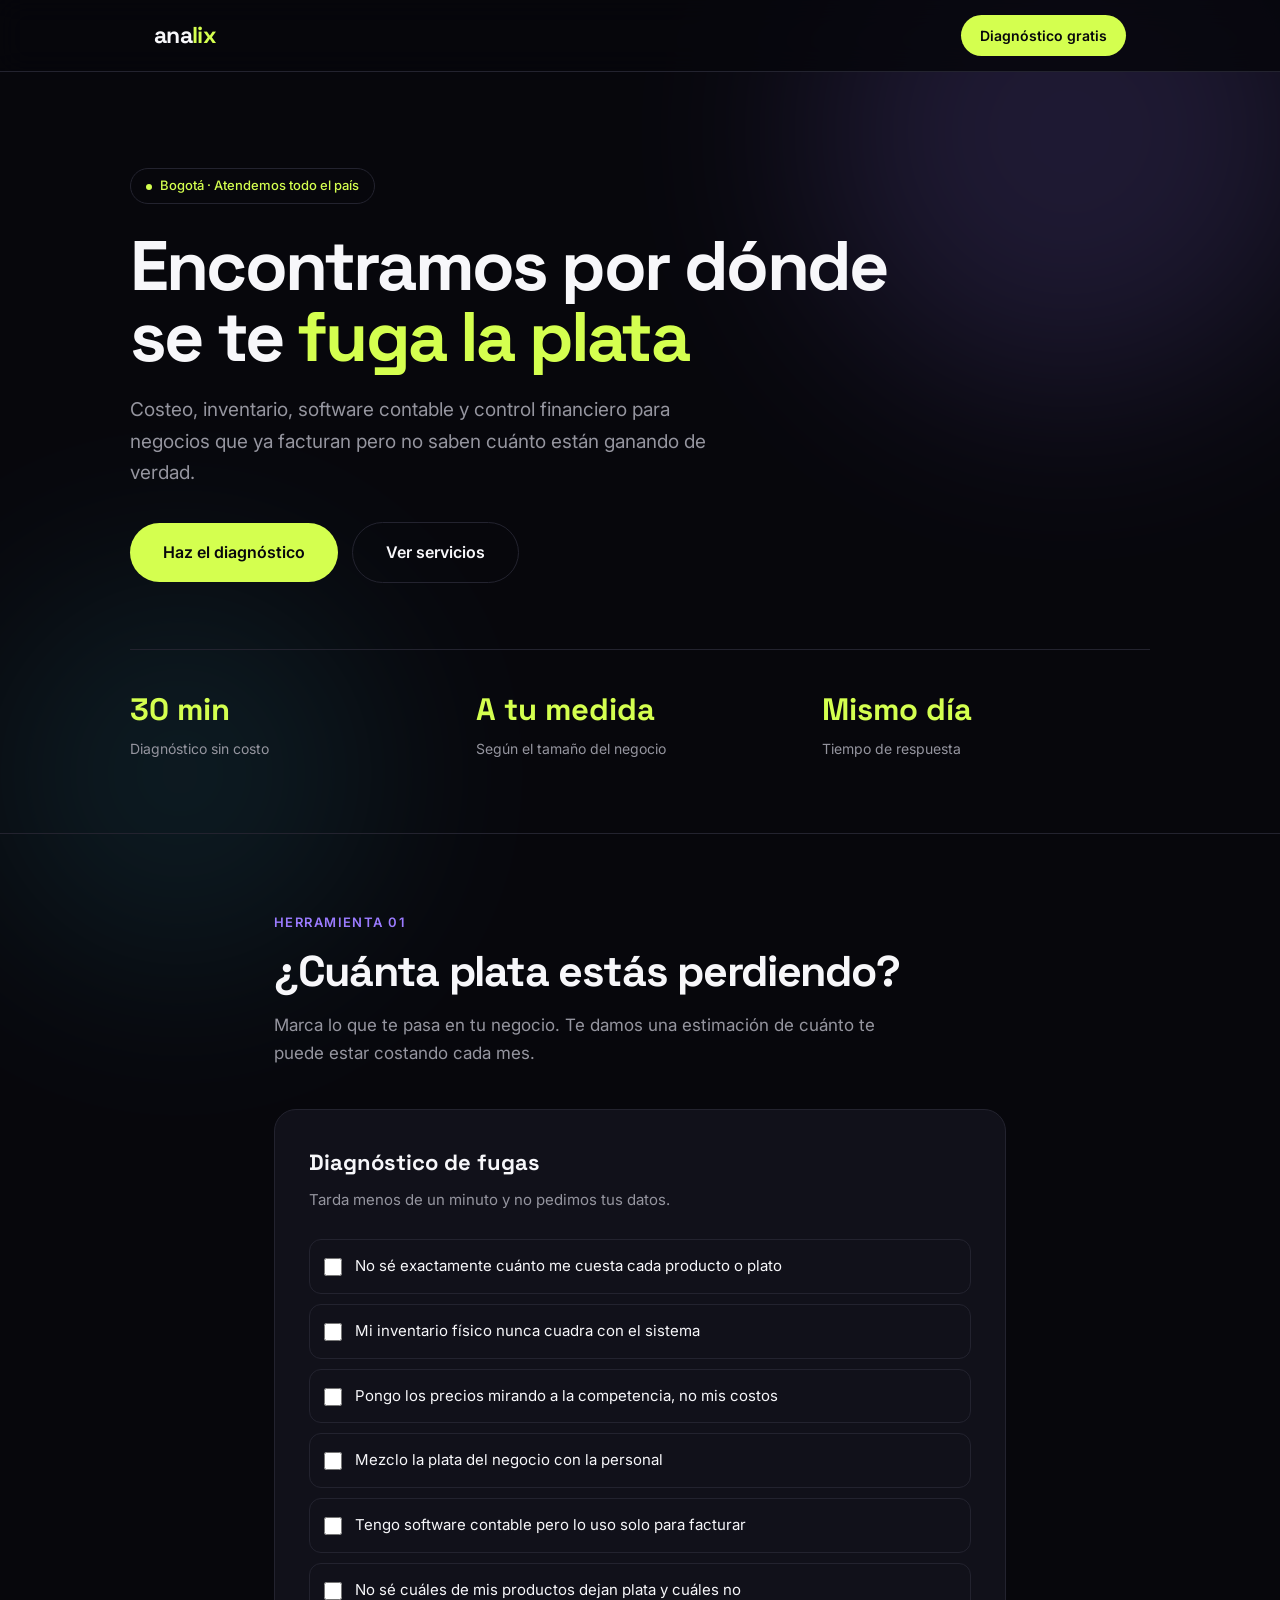
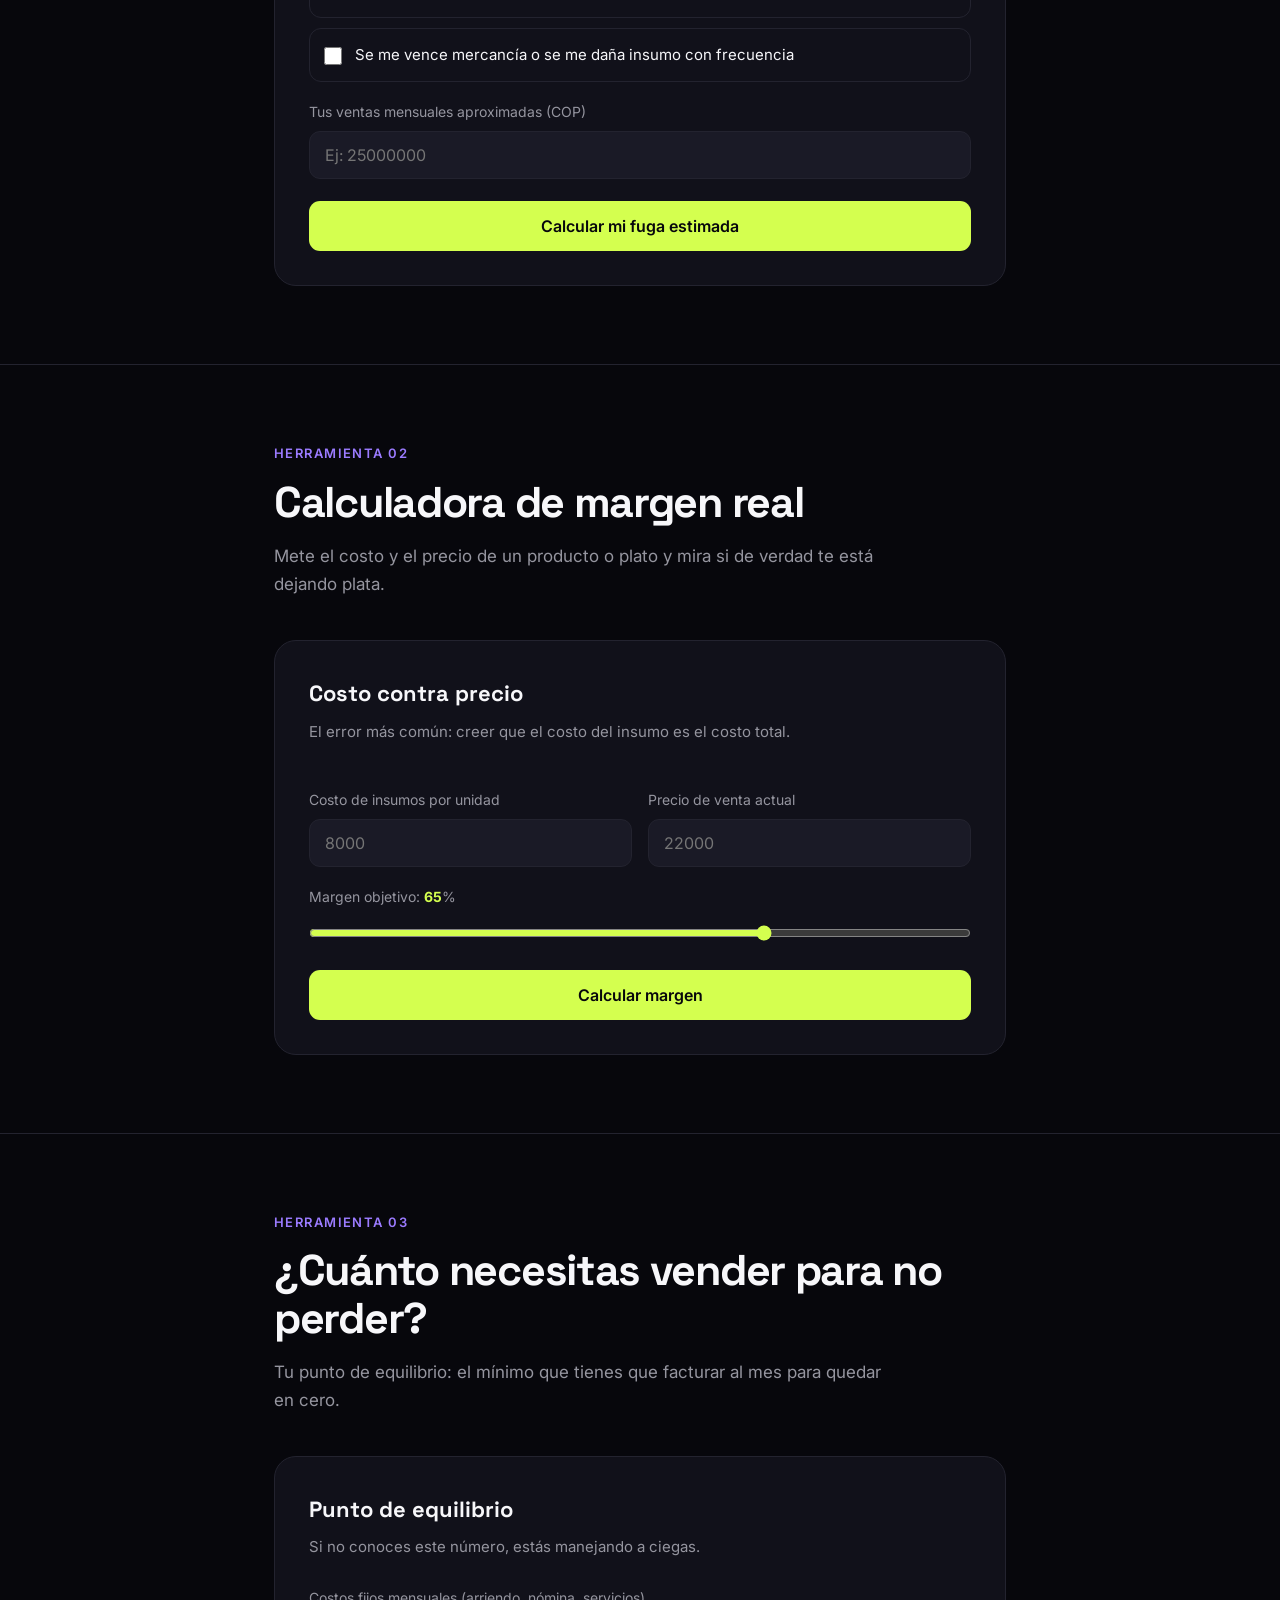
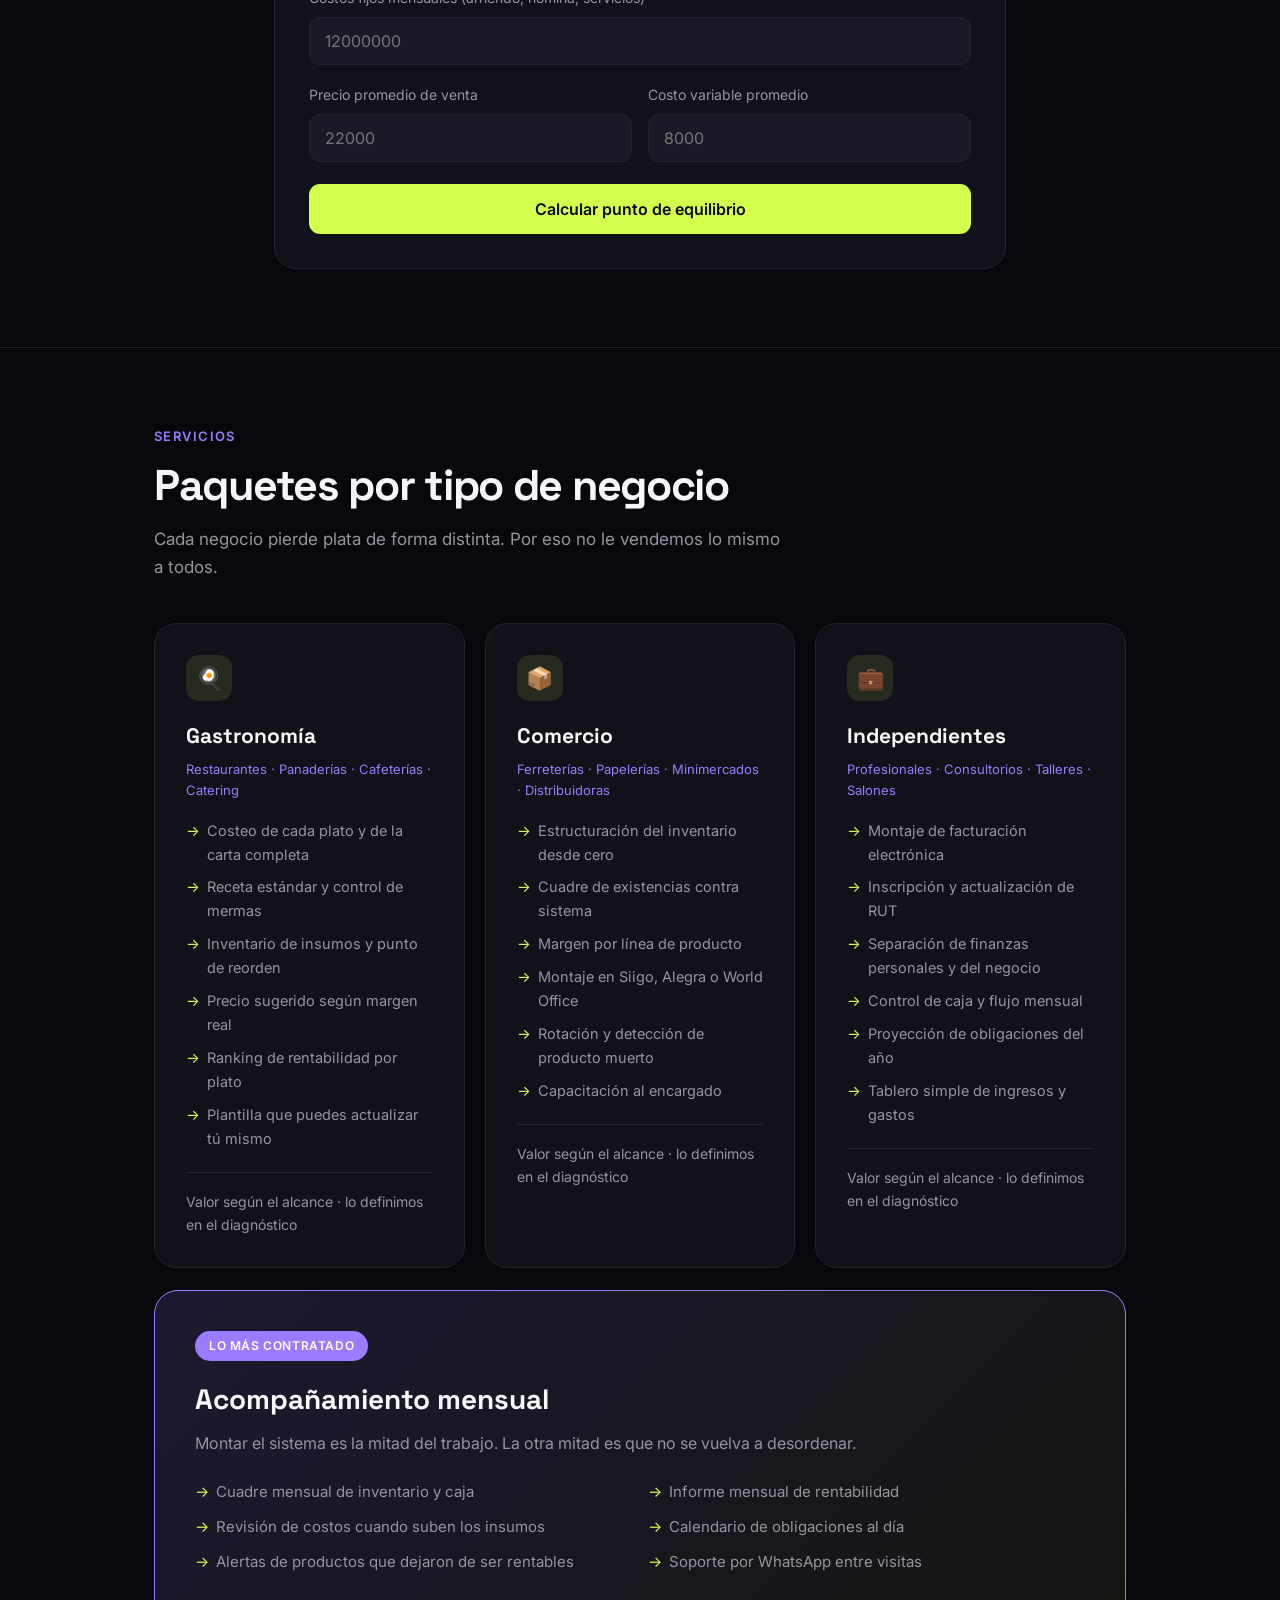
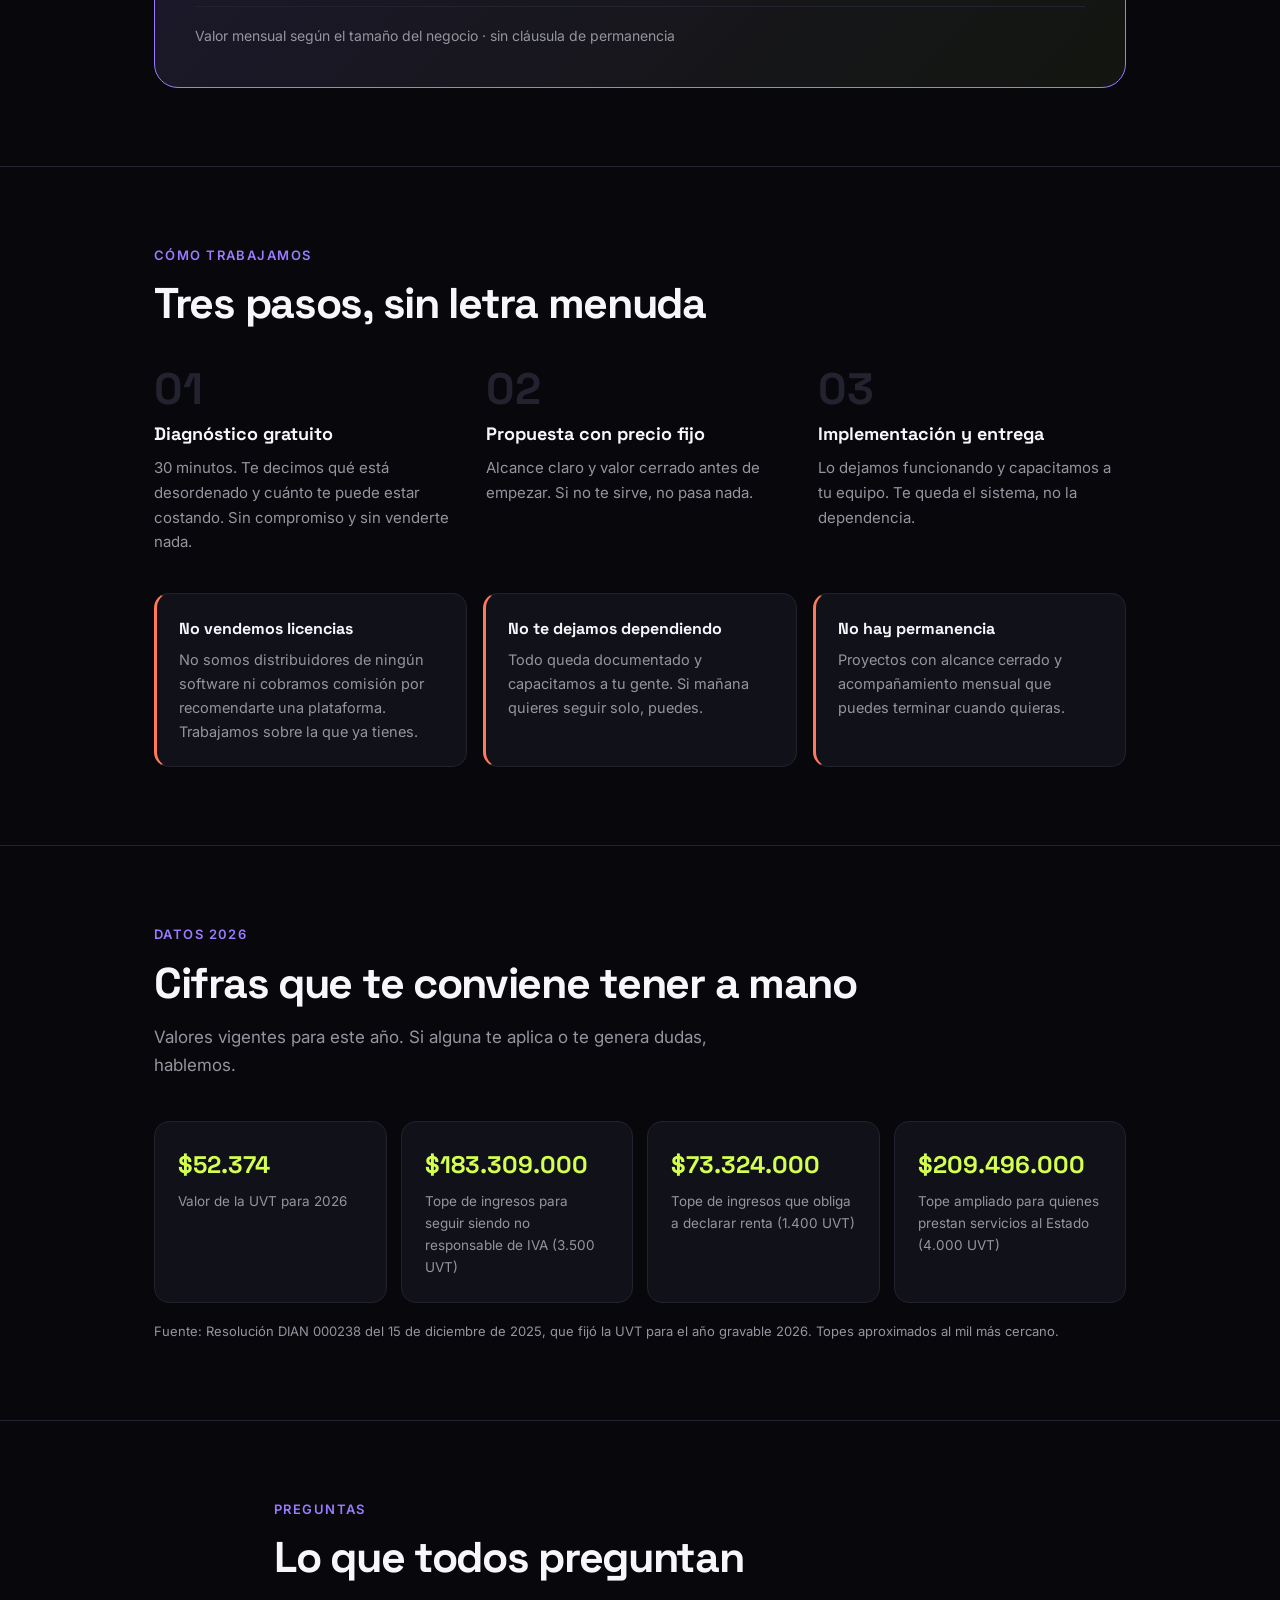
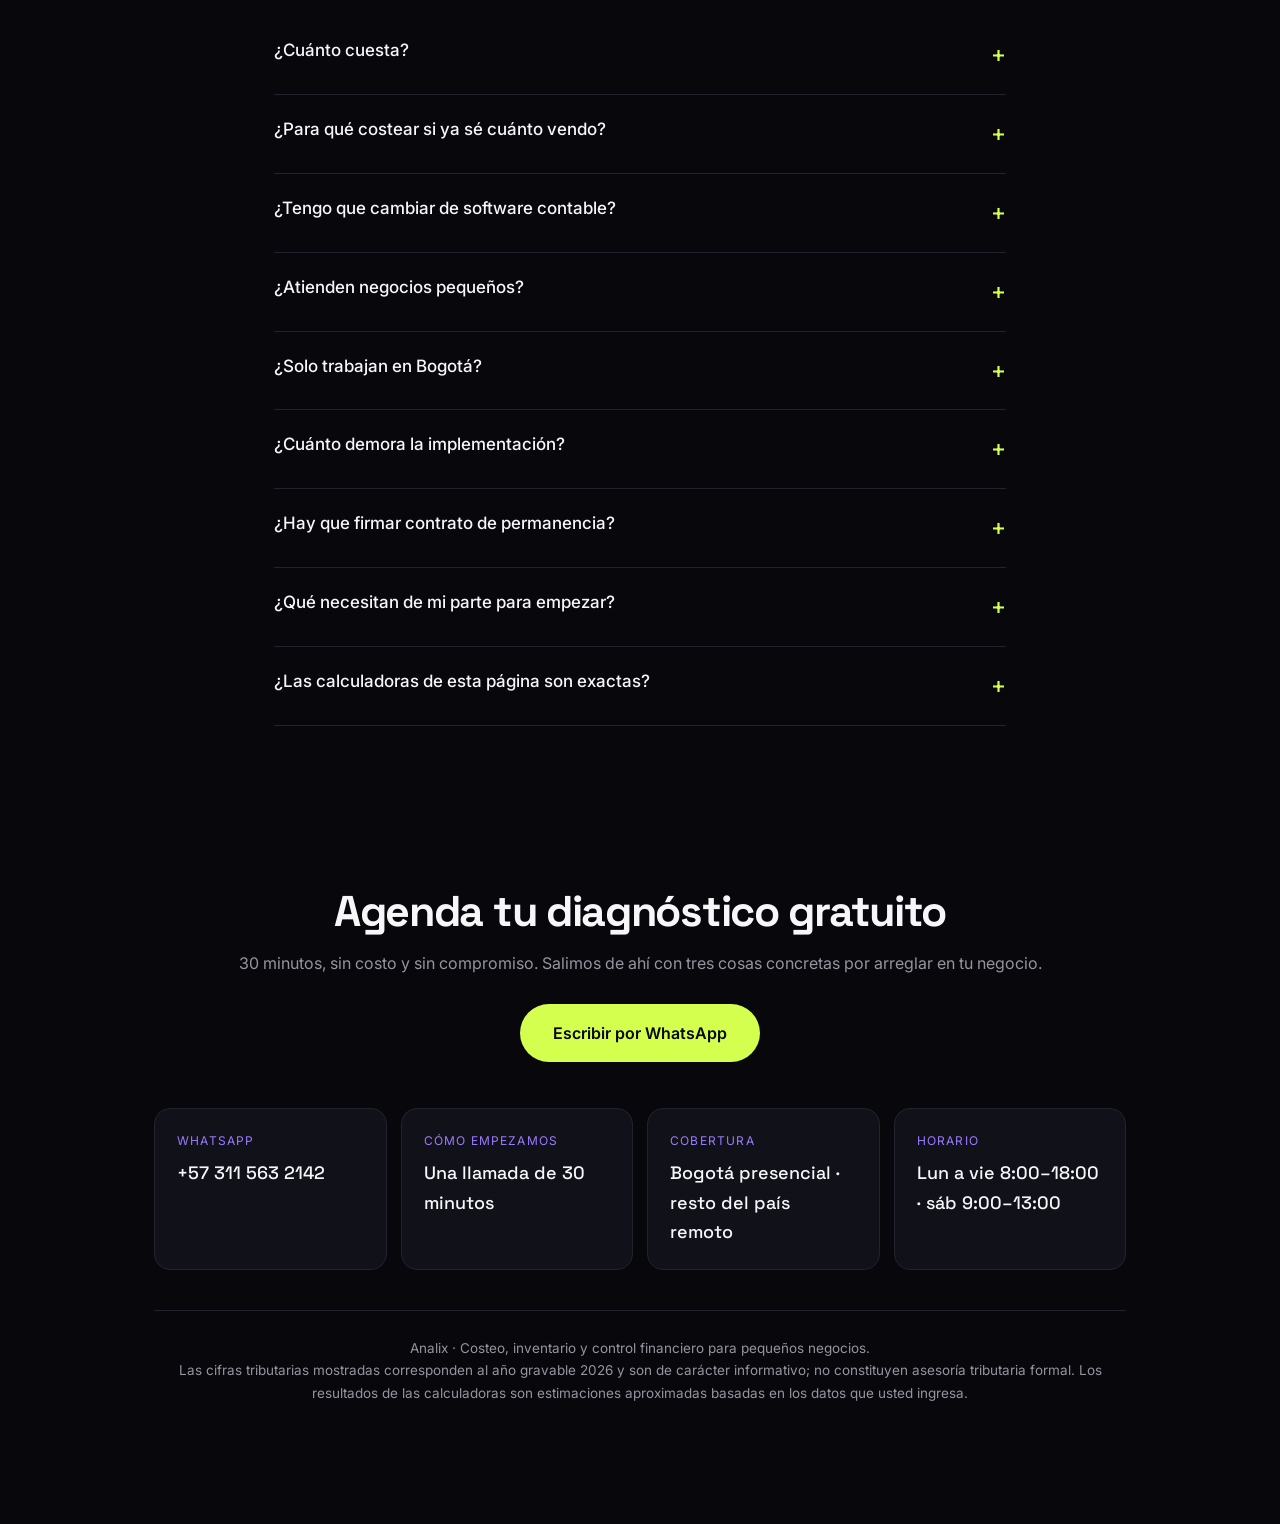
<file: analix-landing.html>
<!DOCTYPE html>
<html lang="es-CO">
<head>
<meta charset="UTF-8">
<meta name="viewport" content="width=device-width,initial-scale=1">
<title>Analix | Encontramos por dónde se te fuga la plata</title>
<meta name="description" content="Costeo, inventario, software contable y control financiero para negocios en Bogotá. Diagnóstico gratuito de 30 minutos.">
<meta name="theme-color" content="#07070C">
<meta name="author" content="Analix">
<meta name="robots" content="index,follow">

<!-- Vista previa al compartir por WhatsApp, Instagram o correo.
     Cuando tengas el dominio, reemplaza TU-DOMINIO.COM en og:url y agrega una imagen 1200x630:
     <meta property="og:image" content="https://TU-DOMINIO.COM/preview.jpg"> -->
<meta property="og:type" content="website">
<meta property="og:locale" content="es_CO">
<meta property="og:site_name" content="Analix">
<meta property="og:title" content="Encontramos por dónde se te fuga la plata">
<meta property="og:description" content="Costeo, inventario y control financiero para negocios que ya facturan pero no saben cuánto están ganando de verdad. Diagnóstico gratuito de 30 minutos.">
<meta property="og:url" content="https://TU-DOMINIO.COM/">
<meta name="twitter:card" content="summary_large_image">
<meta name="twitter:title" content="Encontramos por dónde se te fuga la plata">
<meta name="twitter:description" content="Costeo, inventario y control financiero para pequeños negocios en Colombia.">

<link rel="icon" href="data:image/svg+xml,%3Csvg xmlns='http://www.w3.org/2000/svg' viewBox='0 0 64 64'%3E%3Crect width='64' height='64' rx='14' fill='%2307070C'/%3E%3Ctext x='32' y='45' font-family='Arial,sans-serif' font-size='40' font-weight='bold' fill='%23D4FF4F' text-anchor='middle'%3Ea%3C/text%3E%3C/svg%3E">
<link rel="preconnect" href="https://fonts.googleapis.com">
<link rel="preconnect" href="https://fonts.gstatic.com" crossorigin>
<link href="https://fonts.googleapis.com/css2?family=Space+Grotesk:wght@400;500;700&family=Inter:wght@400;500;600&display=swap" rel="stylesheet">
<style>
:root{--bg:#07070C;--surf:#11111A;--surf2:#1A1A26;--lime:#D4FF4F;--violet:#9B7BFF;--coral:#FF7A59;--cyan:#4FE3FF;--txt:#F7F7FA;--mut:#95959F;--line:#23232F}
*{margin:0;padding:0;box-sizing:border-box}
html{scroll-behavior:smooth}
body{background:var(--bg);color:var(--txt);font-family:'Inter',system-ui,sans-serif;line-height:1.65;-webkit-font-smoothing:antialiased;overflow-x:hidden}
h1,h2,h3,.gro{font-family:'Space Grotesk',sans-serif}
.wrap{max-width:1020px;margin:0 auto;padding:0 24px}
.narrow{max-width:780px}
.rv{opacity:0;transform:translateY(28px);transition:opacity .7s cubic-bezier(.22,1,.36,1),transform .7s cubic-bezier(.22,1,.36,1)}
.rv.in{opacity:1;transform:none}
section[id],#diagnostico{scroll-margin-top:84px}
a:focus-visible,button:focus-visible,input:focus-visible,select:focus-visible,summary:focus-visible,label.chk:focus-within{outline:2px solid var(--lime);outline-offset:3px;border-radius:6px}
.skip{position:absolute;left:-9999px;top:0;background:var(--lime);color:#07070C;padding:12px 20px;border-radius:0 0 10px 0;font-weight:600;z-index:100}
.skip:focus{left:0}

nav{position:sticky;top:0;z-index:50;background:rgba(7,7,12,.85);backdrop-filter:blur(14px);border-bottom:1px solid var(--line)}
.navin{max-width:1020px;margin:0 auto;padding:15px 24px;display:flex;justify-content:space-between;align-items:center;gap:14px}
.logo{font-family:'Space Grotesk';font-weight:700;font-size:23px;letter-spacing:-.03em}
.logo span{color:var(--lime)}
.navcta{background:var(--lime);color:#07070C;text-decoration:none;padding:9px 19px;border-radius:99px;font-weight:600;font-size:14px;transition:.2s;white-space:nowrap}
.navcta:hover{box-shadow:0 0 22px rgba(212,255,79,.45)}

.hero{padding:96px 0 72px;position:relative}
.blob{position:absolute;border-radius:50%;filter:blur(100px);pointer-events:none;z-index:-1}
.b1{top:-200px;right:-180px;width:520px;height:520px;background:var(--violet);opacity:.16;animation:fl 16s ease-in-out infinite}
.b2{bottom:-140px;left:-150px;width:400px;height:400px;background:var(--cyan);opacity:.09;animation:fl 20s ease-in-out infinite reverse}
@keyframes fl{0%,100%{transform:translate(0,0)}50%{transform:translate(36px,-28px)}}
.tag{display:inline-block;border:1px solid var(--line);color:var(--lime);font-size:13px;padding:6px 15px;border-radius:99px;margin-bottom:26px;font-weight:500}
.dot{display:inline-block;width:6px;height:6px;background:var(--lime);border-radius:50%;margin-right:8px;animation:pu 2s infinite}
@keyframes pu{0%,100%{opacity:1}50%{opacity:.25}}
h1{font-size:clamp(39px,7vw,70px);line-height:1.02;font-weight:700;letter-spacing:-.04em;margin-bottom:22px}
h1 em{font-style:normal;color:var(--lime)}
.lead{font-size:19px;color:var(--mut);max-width:590px;margin-bottom:34px}
.btn{display:inline-block;background:var(--lime);color:#07070C;text-decoration:none;padding:16px 33px;border-radius:99px;font-weight:600;font-size:16px;transition:.2s}
.btn:hover{transform:translateY(-2px);box-shadow:0 10px 30px rgba(212,255,79,.3)}
.btn2{background:transparent;color:var(--txt);border:1px solid var(--line);margin-left:10px}
.btn2:hover{border-color:var(--lime);box-shadow:none}
.stats{display:grid;grid-template-columns:repeat(auto-fit,minmax(150px,1fr));gap:18px;margin-top:66px;padding-top:34px;border-top:1px solid var(--line)}
.stat b{display:block;font-family:'Space Grotesk';font-size:31px;color:var(--lime);font-weight:700}
.stat span{font-size:14px;color:var(--mut)}

section{padding:78px 0;border-top:1px solid var(--line)}
.eyebrow{color:var(--violet);font-size:13px;font-weight:600;letter-spacing:.11em;text-transform:uppercase;margin-bottom:14px}
h2{font-size:clamp(28px,4.6vw,43px);letter-spacing:-.03em;line-height:1.1;margin-bottom:16px;font-weight:700}
.sub{color:var(--mut);font-size:17px;max-width:630px;margin-bottom:42px}

.tool{background:var(--surf);border:1px solid var(--line);border-radius:22px;padding:34px}
.tool h3{font-size:22px;margin-bottom:8px}
.tool .th{color:var(--mut);font-size:15px;margin-bottom:26px}
.chk{display:flex;gap:13px;align-items:flex-start;padding:14px;border:1px solid var(--line);border-radius:12px;margin-bottom:10px;cursor:pointer;transition:.18s}
.chk:hover{border-color:var(--violet);background:var(--surf2);transform:translateX(3px)}
.chk input{margin-top:4px;width:18px;height:18px;accent-color:var(--lime);flex-shrink:0}
.chk span{font-size:15px}
label.fl{display:block;font-size:14px;color:var(--mut);margin:18px 0 8px}
input[type=number],select{width:100%;background:var(--surf2);border:1px solid var(--line);color:var(--txt);padding:13px 15px;border-radius:11px;font-size:16px;font-family:inherit}
input:focus,select:focus{outline:none;border-color:var(--lime)}
input[type=range]{width:100%;accent-color:var(--lime);margin-top:8px}
.go{width:100%;background:var(--lime);color:#07070C;border:0;padding:15px;border-radius:11px;font-weight:600;font-size:16px;font-family:inherit;cursor:pointer;margin-top:22px;transition:.2s}
.go:hover{box-shadow:0 0 26px rgba(212,255,79,.4)}
.out{margin-top:22px;padding:25px;border-radius:14px;background:var(--surf2);border-left:3px solid var(--lime);display:none}
.out.on{display:block;animation:up .45s cubic-bezier(.22,1,.36,1)}
@keyframes up{from{opacity:0;transform:translateY(12px)}to{opacity:1;transform:none}}
.big{font-family:'Space Grotesk';font-size:35px;font-weight:700;color:var(--lime);line-height:1.15;margin:6px 0 10px}
.big.warn{color:var(--coral)}
.out p{font-size:15px;color:var(--mut)}
.lbl{font-size:13px;text-transform:uppercase;letter-spacing:.08em;color:var(--mut)}
.cta2{display:inline-block;margin-top:18px;background:transparent;border:1px solid var(--lime);color:var(--lime);text-decoration:none;padding:11px 22px;border-radius:99px;font-weight:600;font-size:14px;transition:.2s}
.cta2:hover{background:var(--lime);color:#07070C}
.err{color:var(--coral);font-size:14px;margin-top:10px;display:none}
.err.on{display:block}
.g2{display:grid;grid-template-columns:repeat(auto-fit,minmax(255px,1fr));gap:16px}

.cards{display:grid;grid-template-columns:repeat(auto-fit,minmax(295px,1fr));gap:20px}
.card{background:var(--surf);border:1px solid var(--line);border-radius:22px;padding:31px;transition:.22s}
.card:hover{border-color:var(--violet);transform:translateY(-5px)}
.card .ic{width:46px;height:46px;border-radius:13px;display:flex;align-items:center;justify-content:center;font-size:22px;margin-bottom:18px;background:rgba(212,255,79,.11)}
.card h3{font-size:21px;margin-bottom:5px}
.card .who{font-size:13px;color:var(--violet);margin-bottom:17px}
.card ul{list-style:none}
.card li{font-size:14.5px;color:var(--mut);padding-left:21px;position:relative;margin-bottom:9px}
.card li:before{content:"→";position:absolute;left:0;color:var(--lime)}
.price{margin-top:21px;padding-top:17px;border-top:1px solid var(--line);font-size:14px;color:var(--mut)}

.feat{background:linear-gradient(135deg,rgba(155,123,255,.15),rgba(212,255,79,.06));border:1px solid var(--violet);border-radius:24px;padding:40px;margin-top:22px}
.badge{display:inline-block;background:var(--violet);color:#fff;font-size:12px;font-weight:600;padding:5px 14px;border-radius:99px;margin-bottom:15px;letter-spacing:.05em}
.feat ul{list-style:none}
.feat li{color:var(--mut);font-size:15px;padding-left:21px;position:relative;margin-bottom:10px}
.feat li:before{content:"→";position:absolute;left:0;color:var(--lime)}

.steps{display:grid;grid-template-columns:repeat(auto-fit,minmax(235px,1fr));gap:24px;margin-top:40px}
.step .n{font-family:'Space Grotesk';font-size:44px;font-weight:700;color:var(--line);line-height:1}
.step h3{font-size:18px;margin:8px 0 7px}
.step p{font-size:15px;color:var(--mut)}

.nope{display:grid;grid-template-columns:repeat(auto-fit,minmax(240px,1fr));gap:16px;margin-top:38px}
.nb{background:var(--surf);border:1px solid var(--line);border-left:3px solid var(--coral);border-radius:15px;padding:22px}
.nb h3{font-size:16px;margin-bottom:6px}
.nb p{font-size:14.5px;color:var(--mut)}

.data{display:grid;grid-template-columns:repeat(auto-fit,minmax(218px,1fr));gap:14px}
.dc{background:var(--surf);border:1px solid var(--line);border-radius:15px;padding:23px;transition:.2s}
.dc:hover{border-color:var(--cyan)}
.dc .k{font-family:'Space Grotesk';font-size:24px;font-weight:700;color:var(--lime)}
.dc .v{font-size:13.5px;color:var(--mut);margin-top:5px}
.fuente{font-size:13px;color:var(--mut);margin-top:18px}

.faq{border-bottom:1px solid var(--line)}
.faq summary{padding:20px 0;cursor:pointer;font-weight:500;font-size:17px;list-style:none;display:flex;justify-content:space-between;gap:16px}
.faq summary::-webkit-details-marker{display:none}
.faq summary:after{content:"+";color:var(--lime);font-size:23px;flex-shrink:0}
.faq[open] summary:after{content:"−"}
.faq p{padding-bottom:21px;color:var(--mut);font-size:15.5px}

footer{padding:84px 0 120px;text-align:center}
footer h2{margin-bottom:14px}
footer .fp{color:var(--mut);margin-bottom:28px}
.contacto{display:grid;grid-template-columns:repeat(auto-fit,minmax(220px,1fr));gap:14px;margin-top:46px;text-align:left}
.cbox{background:var(--surf);border:1px solid var(--line);border-radius:16px;padding:22px;transition:.2s}
.cbox:hover{border-color:var(--lime)}
.cbox .ck{font-size:12px;text-transform:uppercase;letter-spacing:.1em;color:var(--violet);margin-bottom:7px}
.cbox .cv{font-family:'Space Grotesk';font-size:18px;font-weight:500;color:var(--txt);text-decoration:none;word-break:break-word}
.fmeta{margin-top:40px;padding-top:26px;border-top:1px solid var(--line);font-size:13.5px;color:var(--mut)}
.float{position:fixed;bottom:22px;right:22px;background:var(--lime);color:#07070C;padding:15px 27px;border-radius:99px;text-decoration:none;font-weight:600;box-shadow:0 8px 30px rgba(212,255,79,.32);z-index:60;font-size:15px;opacity:0;visibility:hidden;transform:translateY(14px);transition:opacity .35s,transform .35s,visibility .35s}
.float.show{opacity:1;visibility:visible;transform:none}
@media(max-width:620px){.hero{padding:58px 0 50px}section{padding:58px 0}.tool,.feat{padding:25px}.btn2{margin:12px 0 0;display:block;text-align:center}.float{padding:13px 22px;font-size:14px;bottom:16px;right:16px}}
@media(prefers-reduced-motion:reduce){*{animation:none!important;transition:none!important}.rv{opacity:1;transform:none}.float{opacity:1;visibility:visible;transform:none}}
</style>
<noscript><style>.rv{opacity:1;transform:none}.out{display:block}.float{opacity:1;visibility:visible;transform:none}</style></noscript>
</head>
<body>

<a class="skip" href="#contenido">Ir al contenido</a>

<nav><div class="navin">
  <div class="logo">ana<span>lix</span></div>
  <a class="navcta" href="https://wa.me/573115632142?text=Hola%2C%20quiero%20el%20diagn%C3%B3stico%20gratuito%20de%2030%20minutos." target="_blank" rel="noopener">Diagnóstico gratis</a>
</div></nav>

<div class="wrap hero" id="contenido">
  <div class="blob b1" aria-hidden="true"></div><div class="blob b2" aria-hidden="true"></div>
  <div class="tag"><span class="dot" aria-hidden="true"></span>Bogotá · Atendemos todo el país</div>
  <h1>Encontramos por dónde<br>se te <em>fuga la plata</em></h1>
  <p class="lead">Costeo, inventario, software contable y control financiero para negocios que ya facturan pero no saben cuánto están ganando de verdad.</p>
  <a class="btn" href="#diagnostico">Haz el diagnóstico</a>
  <a class="btn btn2" href="#servicios">Ver servicios</a>
  <div class="stats">
    <div class="stat"><b data-c="30" data-suf=" min">0 min</b><span>Diagnóstico sin costo</span></div>
    <div class="stat"><b>A tu medida</b><span>Según el tamaño del negocio</span></div>
    <div class="stat"><b>Mismo día</b><span>Tiempo de respuesta</span></div>
  </div>
</div>

<section id="diagnostico"><div class="wrap narrow rv">
  <div class="eyebrow">Herramienta 01</div>
  <h2>¿Cuánta plata estás perdiendo?</h2>
  <p class="sub">Marca lo que te pasa en tu negocio. Te damos una estimación de cuánto te puede estar costando cada mes.</p>
  <div class="tool">
    <h3>Diagnóstico de fugas</h3>
    <p class="th">Tarda menos de un minuto y no pedimos tus datos.</p>
    <label class="chk"><input type="checkbox" data-w="3.5"><span>No sé exactamente cuánto me cuesta cada producto o plato</span></label>
    <label class="chk"><input type="checkbox" data-w="3"><span>Mi inventario físico nunca cuadra con el sistema</span></label>
    <label class="chk"><input type="checkbox" data-w="2.5"><span>Pongo los precios mirando a la competencia, no mis costos</span></label>
    <label class="chk"><input type="checkbox" data-w="2"><span>Mezclo la plata del negocio con la personal</span></label>
    <label class="chk"><input type="checkbox" data-w="2"><span>Tengo software contable pero lo uso solo para facturar</span></label>
    <label class="chk"><input type="checkbox" data-w="1.5"><span>No sé cuáles de mis productos dejan plata y cuáles no</span></label>
    <label class="chk"><input type="checkbox" data-w="1.5"><span>Se me vence mercancía o se me daña insumo con frecuencia</span></label>
    <label class="fl" for="vt">Tus ventas mensuales aproximadas (COP)</label>
    <input type="number" id="vt" placeholder="Ej: 25000000" min="0" step="100000" inputmode="numeric">
    <div class="err" id="e1" role="alert">Escribe tus ventas mensuales para poder calcular.</div>
    <button class="go" type="button" onclick="diag()">Calcular mi fuga estimada</button>
    <div class="out" id="o1" aria-live="polite"><div class="lbl">Fuga mensual estimada</div><div class="big warn" id="r1">—</div><p id="r1b"></p><a class="cta2" id="c1" href="https://wa.me/573115632142?text=Hola%2C%20hice%20el%20diagn%C3%B3stico%20en%20la%20p%C3%A1gina%20y%20quiero%20el%20real." target="_blank" rel="noopener">Quiero el diagnóstico real</a></div>
  </div>
</div></section>

<section><div class="wrap narrow rv">
  <div class="eyebrow">Herramienta 02</div>
  <h2>Calculadora de margen real</h2>
  <p class="sub">Mete el costo y el precio de un producto o plato y mira si de verdad te está dejando plata.</p>
  <div class="tool">
    <h3>Costo contra precio</h3>
    <p class="th">El error más común: creer que el costo del insumo es el costo total.</p>
    <div class="g2">
      <div><label class="fl" for="ci">Costo de insumos por unidad</label><input type="number" id="ci" placeholder="8000" min="0" step="100" inputmode="numeric"></div>
      <div><label class="fl" for="pv">Precio de venta actual</label><input type="number" id="pv" placeholder="22000" min="0" step="100" inputmode="numeric"></div>
    </div>
    <label class="fl" for="mr">Margen objetivo: <b id="mo" style="color:var(--lime)">65</b>%</label>
    <input type="range" id="mr" min="20" max="85" value="65" step="1">
    <div class="err" id="e2" role="alert">Escribe el costo y el precio para calcular.</div>
    <button class="go" type="button" onclick="margen()">Calcular margen</button>
    <div class="out" id="o2" aria-live="polite"><div class="lbl">Tu margen actual sobre insumos</div><div class="big" id="r2">—</div><p id="r2b"></p><a class="cta2" id="c2" href="https://wa.me/573115632142?text=Hola%2C%20quiero%20que%20me%20cost%C3%A9en%20la%20carta%20completa." target="_blank" rel="noopener">Costéame la carta completa</a></div>
  </div>
</div></section>

<section><div class="wrap narrow rv">
  <div class="eyebrow">Herramienta 03</div>
  <h2>¿Cuánto necesitas vender para no perder?</h2>
  <p class="sub">Tu punto de equilibrio: el mínimo que tienes que facturar al mes para quedar en cero.</p>
  <div class="tool">
    <h3>Punto de equilibrio</h3>
    <p class="th">Si no conoces este número, estás manejando a ciegas.</p>
    <label class="fl" for="cf">Costos fijos mensuales (arriendo, nómina, servicios)</label>
    <input type="number" id="cf" placeholder="12000000" min="0" step="100000" inputmode="numeric">
    <div class="g2">
      <div><label class="fl" for="pp">Precio promedio de venta</label><input type="number" id="pp" placeholder="22000" min="0" step="100" inputmode="numeric"></div>
      <div><label class="fl" for="cv">Costo variable promedio</label><input type="number" id="cv" placeholder="8000" min="0" step="100" inputmode="numeric"></div>
    </div>
    <div class="err" id="e3" role="alert">Completa los tres campos. El precio debe ser mayor al costo variable.</div>
    <button class="go" type="button" onclick="pe()">Calcular punto de equilibrio</button>
    <div class="out" id="o3" aria-live="polite"><div class="lbl">Necesitas vender al mes</div><div class="big" id="r3">—</div><p id="r3b"></p><a class="cta2" id="c3" href="https://wa.me/573115632142?text=Hola%2C%20quiero%20revisar%20mis%20n%C3%BAmeros." target="_blank" rel="noopener">Hablemos de mis números</a></div>
  </div>
</div></section>

<section id="servicios"><div class="wrap rv">
  <div class="eyebrow">Servicios</div>
  <h2>Paquetes por tipo de negocio</h2>
  <p class="sub">Cada negocio pierde plata de forma distinta. Por eso no le vendemos lo mismo a todos.</p>
  <div class="cards">
    <div class="card">
      <div class="ic" aria-hidden="true">🍳</div><h3>Gastronomía</h3>
      <p class="who">Restaurantes · Panaderías · Cafeterías · Catering</p>
      <ul>
        <li>Costeo de cada plato y de la carta completa</li>
        <li>Receta estándar y control de mermas</li>
        <li>Inventario de insumos y punto de reorden</li>
        <li>Precio sugerido según margen real</li>
        <li>Ranking de rentabilidad por plato</li>
        <li>Plantilla que puedes actualizar tú mismo</li>
      </ul>
      <div class="price">Valor según el alcance · lo definimos en el diagnóstico</div>
    </div>
    <div class="card">
      <div class="ic" aria-hidden="true">📦</div><h3>Comercio</h3>
      <p class="who">Ferreterías · Papelerías · Minimercados · Distribuidoras</p>
      <ul>
        <li>Estructuración del inventario desde cero</li>
        <li>Cuadre de existencias contra sistema</li>
        <li>Margen por línea de producto</li>
        <li>Montaje en Siigo, Alegra o World Office</li>
        <li>Rotación y detección de producto muerto</li>
        <li>Capacitación al encargado</li>
      </ul>
      <div class="price">Valor según el alcance · lo definimos en el diagnóstico</div>
    </div>
    <div class="card">
      <div class="ic" aria-hidden="true">💼</div><h3>Independientes</h3>
      <p class="who">Profesionales · Consultorios · Talleres · Salones</p>
      <ul>
        <li>Montaje de facturación electrónica</li>
        <li>Inscripción y actualización de RUT</li>
        <li>Separación de finanzas personales y del negocio</li>
        <li>Control de caja y flujo mensual</li>
        <li>Proyección de obligaciones del año</li>
        <li>Tablero simple de ingresos y gastos</li>
      </ul>
      <div class="price">Valor según el alcance · lo definimos en el diagnóstico</div>
    </div>
  </div>

  <div class="feat">
    <div class="badge">LO MÁS CONTRATADO</div>
    <h3 style="font-size:28px;margin-bottom:8px">Acompañamiento mensual</h3>
    <p style="color:var(--mut);margin-bottom:24px;font-size:16px">Montar el sistema es la mitad del trabajo. La otra mitad es que no se vuelva a desordenar.</p>
    <div class="g2">
      <ul><li>Cuadre mensual de inventario y caja</li><li>Revisión de costos cuando suben los insumos</li><li>Alertas de productos que dejaron de ser rentables</li></ul>
      <ul><li>Informe mensual de rentabilidad</li><li>Calendario de obligaciones al día</li><li>Soporte por WhatsApp entre visitas</li></ul>
    </div>
    <div class="price">Valor mensual según el tamaño del negocio · sin cláusula de permanencia</div>
  </div>
</div></section>

<section><div class="wrap rv">
  <div class="eyebrow">Cómo trabajamos</div>
  <h2>Tres pasos, sin letra menuda</h2>
  <div class="steps">
    <div class="step"><div class="n">01</div><h3>Diagnóstico gratuito</h3><p>30 minutos. Te decimos qué está desordenado y cuánto te puede estar costando. Sin compromiso y sin venderte nada.</p></div>
    <div class="step"><div class="n">02</div><h3>Propuesta con precio fijo</h3><p>Alcance claro y valor cerrado antes de empezar. Si no te sirve, no pasa nada.</p></div>
    <div class="step"><div class="n">03</div><h3>Implementación y entrega</h3><p>Lo dejamos funcionando y capacitamos a tu equipo. Te queda el sistema, no la dependencia.</p></div>
  </div>
  <div class="nope">
    <div class="nb"><h3>No vendemos licencias</h3><p>No somos distribuidores de ningún software ni cobramos comisión por recomendarte una plataforma. Trabajamos sobre la que ya tienes.</p></div>
    <div class="nb"><h3>No te dejamos dependiendo</h3><p>Todo queda documentado y capacitamos a tu gente. Si mañana quieres seguir solo, puedes.</p></div>
    <div class="nb"><h3>No hay permanencia</h3><p>Proyectos con alcance cerrado y acompañamiento mensual que puedes terminar cuando quieras.</p></div>
  </div>
</div></section>

<section><div class="wrap rv">
  <div class="eyebrow">Datos 2026</div>
  <h2>Cifras que te conviene tener a mano</h2>
  <p class="sub">Valores vigentes para este año. Si alguna te aplica o te genera dudas, hablemos.</p>
  <div class="data">
    <div class="dc"><div class="k">$52.374</div><div class="v">Valor de la UVT para 2026</div></div>
    <div class="dc"><div class="k">$183.309.000</div><div class="v">Tope de ingresos para seguir siendo no responsable de IVA (3.500 UVT)</div></div>
    <div class="dc"><div class="k">$73.324.000</div><div class="v">Tope de ingresos que obliga a declarar renta (1.400 UVT)</div></div>
    <div class="dc"><div class="k">$209.496.000</div><div class="v">Tope ampliado para quienes prestan servicios al Estado (4.000 UVT)</div></div>
  </div>
  <p class="fuente">Fuente: Resolución DIAN 000238 del 15 de diciembre de 2025, que fijó la UVT para el año gravable 2026. Topes aproximados al mil más cercano.</p>
</div></section>

<section><div class="wrap narrow rv">
  <div class="eyebrow">Preguntas</div>
  <h2>Lo que todos preguntan</h2>
  <div style="margin-top:34px">
    <details class="faq"><summary>¿Cuánto cuesta?</summary><p>Depende del tamaño del negocio y del alcance. Por eso el diagnóstico es gratis: primero vemos qué necesitas de verdad y después te damos un valor fijo, cerrado, antes de empezar.</p></details>
    <details class="faq"><summary>¿Para qué costear si ya sé cuánto vendo?</summary><p>Vender mucho y ganar poco es lo más común en negocios pequeños. Sin costeo no sabes cuáles productos sostienen el negocio y cuáles te lo están comiendo. Cuando lo ves en números, casi siempre hay dos o tres referencias que llevan meses trabajando en contra.</p></details>
    <details class="faq"><summary>¿Tengo que cambiar de software contable?</summary><p>No. Trabajamos sobre lo que ya tienes: Siigo, Alegra, World Office, Excel o incluso cuaderno. Si de verdad te conviene cambiar te lo decimos en el diagnóstico, con el motivo y el costo, pero no vendemos licencias ni cobramos comisión por recomendarte una plataforma.</p></details>
    <details class="faq"><summary>¿Atienden negocios pequeños?</summary><p>Sí. El alcance y el valor se ajustan al tamaño del negocio: a un negocio pequeño no le montamos una estructura que no necesita ni le cobramos como si fuera una empresa grande.</p></details>
    <details class="faq"><summary>¿Solo trabajan en Bogotá?</summary><p>Estamos en Bogotá y ahí hacemos visitas presenciales. Para el resto del país trabajamos de forma remota, con reuniones por videollamada y soporte por WhatsApp. El entregable es el mismo.</p></details>
    <details class="faq"><summary>¿Cuánto demora la implementación?</summary><p>Un costeo de carta o una estructuración de inventario toma entre dos y cuatro semanas, según el número de referencias y el orden con el que arranquemos. En el diagnóstico te damos la fecha de entrega antes de que decidas.</p></details>
    <details class="faq"><summary>¿Hay que firmar contrato de permanencia?</summary><p>No. Los proyectos son por alcance cerrado y el acompañamiento mensual se puede terminar cuando quieras. Lo que montamos queda en tu negocio y queda documentado para que lo puedas seguir usando sin nosotros.</p></details>
    <details class="faq"><summary>¿Qué necesitan de mi parte para empezar?</summary><p>Para el diagnóstico, nada: solo la conversación. Para trabajar necesitamos acceso a lo que ya tengas (facturas de compra, lista de precios, el software si lo usas) y una persona del negocio que conozca la operación del día a día.</p></details>
    <details class="faq"><summary>¿Las calculadoras de esta página son exactas?</summary><p>No, son estimaciones para darte una idea de la magnitud. Trabajan con promedios y con lo que marcaste, no con tus cifras reales. El diagnóstico de 30 minutos sí revisa tus números.</p></details>
  </div>
</div></section>

<footer><div class="wrap">
  <div class="rv">
    <h2>Agenda tu diagnóstico gratuito</h2>
    <p class="fp">30 minutos, sin costo y sin compromiso. Salimos de ahí con tres cosas concretas por arreglar en tu negocio.</p>
    <a class="btn" href="https://wa.me/573115632142?text=Hola%2C%20quiero%20agendar%20el%20diagn%C3%B3stico%20gratuito%20de%2030%20minutos." target="_blank" rel="noopener">Escribir por WhatsApp</a>
  </div>
  <div class="contacto rv">
    <div class="cbox"><div class="ck">WhatsApp</div><a class="cv" href="https://wa.me/573115632142" target="_blank" rel="noopener">+57 311 563 2142</a></div>
    <!-- Para mostrar el correo, reemplaza esta caja por:
    <div class="cbox"><div class="ck">Correo</div><a class="cv" href="mailto:TUCORREO@DOMINIO.COM">TUCORREO@DOMINIO.COM</a></div> -->
    <div class="cbox"><div class="ck">Cómo empezamos</div><div class="cv">Una llamada de 30 minutos</div></div>
    <div class="cbox"><div class="ck">Cobertura</div><div class="cv">Bogotá presencial · resto del país remoto</div></div>
    <div class="cbox"><div class="ck">Horario</div><div class="cv">Lun a vie 8:00–18:00 · sáb 9:00–13:00</div></div>
  </div>
  <div class="fmeta">
    Analix · Costeo, inventario y control financiero para pequeños negocios.<br>
    Las cifras tributarias mostradas corresponden al año gravable 2026 y son de carácter informativo; no constituyen asesoría tributaria formal. Los resultados de las calculadoras son estimaciones aproximadas basadas en los datos que usted ingresa.
  </div>
</div></footer>

<a class="float" id="fab" href="https://wa.me/573115632142?text=Hola%2C%20quiero%20el%20diagn%C3%B3stico%20gratuito." target="_blank" rel="noopener" aria-label="Escribir por WhatsApp">Hablemos por WhatsApp</a>

<script type="application/ld+json">
{
  "@context":"https://schema.org",
  "@type":"ProfessionalService",
  "name":"Analix",
  "description":"Costeo, inventario, software contable y control financiero para pequeños negocios en Colombia.",
  "areaServed":[{"@type":"City","name":"Bogotá"},{"@type":"Country","name":"Colombia"}],
  "telephone":"+573115632142",
  "priceRange":"$$",
  "address":{"@type":"PostalAddress","addressLocality":"Bogotá","addressCountry":"CO"},
  "openingHoursSpecification":[
    {"@type":"OpeningHoursSpecification","dayOfWeek":["Monday","Tuesday","Wednesday","Thursday","Friday"],"opens":"08:00","closes":"18:00"},
    {"@type":"OpeningHoursSpecification","dayOfWeek":"Saturday","opens":"09:00","closes":"13:00"}
  ],
  "knowsAbout":["Costeo de productos","Control de inventario","Punto de equilibrio","Facturación electrónica","Siigo","Alegra","World Office"]
}
</script>

<script>
const WA='https://wa.me/573115632142?text=';
const cop=n=>'$'+new Intl.NumberFormat('es-CO',{maximumFractionDigits:0}).format(Math.round(n));
const mil=n=>new Intl.NumberFormat('es-CO',{maximumFractionDigits:0}).format(Math.round(n));
const g=id=>document.getElementById(id);
const val=id=>{const v=parseFloat(String(g(id).value).replace(/[^\d.-]/g,''));return isNaN(v)?null:v};
const wa=(id,msg)=>{g(id).href=WA+encodeURIComponent(msg)};

/* Herramienta 01 — diagnóstico de fugas */
function diag(){
  const ventas=val('vt'), err=g('e1'), out=g('o1');
  if(ventas===null||ventas<=0){err.classList.add('on');out.classList.remove('on');g('vt').focus();return}
  err.classList.remove('on');
  let peso=0, marcadas=[];
  document.querySelectorAll('#diagnostico .chk input').forEach(c=>{
    if(c.checked){peso+=parseFloat(c.dataset.w)||0;marcadas.push(c.parentElement.querySelector('span').textContent)}
  });
  const pct=Math.min(peso,14);
  const fuga=ventas*pct/100;
  const big=g('r1'), txt=g('r1b');
  if(marcadas.length===0){
    big.classList.remove('warn');
    big.textContent='Nada marcado todavía';
    txt.textContent='Marca arriba lo que te está pasando y volvemos a calcular. Si de verdad no te pasa ninguna, tu control está mejor que el del 90% de los negocios de tu tamaño.';
    wa('c1','Hola, hice el diagnóstico en la página y quiero el real.');
  }else{
    big.classList.add('warn');
    big.textContent=cop(fuga)+' al mes';
    txt.textContent='Son cerca del '+pct.toFixed(1)+'% de tus ventas, unos '+cop(fuga*12)+' al año, a partir de '+marcadas.length+(marcadas.length===1?' señal marcada.':' señales marcadas.')+' Es una estimación con promedios del sector, no tus números reales: el diagnóstico de 30 minutos los revisa de verdad.';
    wa('c1','Hola, hice el diagnóstico en la página.\n\nVentas al mes: '+cop(ventas)+'\nFuga estimada: '+cop(fuga)+' al mes\n\nLo que marqué:\n· '+marcadas.join('\n· ')+'\n\nQuiero el diagnóstico real.');
  }
  out.classList.add('on');
}

/* Herramienta 02 — margen real */
g('mr').addEventListener('input',e=>{g('mo').textContent=e.target.value});
function margen(){
  const costo=val('ci'), precio=val('pv'), err=g('e2'), out=g('o2');
  if(costo===null||precio===null||costo<0||precio<=0){err.classList.add('on');out.classList.remove('on');return}
  err.classList.remove('on');
  const obj=parseFloat(g('mr').value);
  const margenPct=(precio-costo)/precio*100;
  const sugerido=costo/(1-obj/100);
  const big=g('r2'), txt=g('r2b');
  big.textContent=margenPct.toFixed(1)+'%';
  if(margenPct<0){
    big.classList.add('warn');
    txt.textContent='Estás vendiendo por debajo del costo del insumo: pierdes '+cop(costo-precio)+' cada vez que vendes esta unidad, antes de contar arriendo, nómina y servicios. Para un margen del '+obj+'% el precio tendría que ser '+cop(sugerido)+'.';
  }else if(margenPct<obj){
    big.classList.add('warn');
    txt.textContent='Te deja '+cop(precio-costo)+' por unidad, por debajo de tu objetivo del '+obj+'%. Para llegar a ese margen el precio tendría que ser '+cop(sugerido)+', es decir '+cop(sugerido-precio)+' más. Ojo: este margen es solo sobre insumos; de ahí todavía salen arriendo, nómina, servicios y desperdicio.';
  }else{
    big.classList.remove('warn');
    txt.textContent='Te deja '+cop(precio-costo)+' por unidad y cumple tu objetivo del '+obj+'%. Recuerda que es margen sobre insumos: de ahí salen arriendo, nómina, servicios y mermas, así que el margen final del negocio es menor.';
  }
  wa('c2','Hola, calculé el margen de un producto en la página.\n\nCosto de insumos: '+cop(costo)+'\nPrecio de venta: '+cop(precio)+'\nMargen actual: '+margenPct.toFixed(1)+'% (objetivo '+obj+'%)\n\nQuiero que me costeen la carta completa.');
  out.classList.add('on');
}

/* Herramienta 03 — punto de equilibrio */
function pe(){
  const fijos=val('cf'), precio=val('pp'), variable=val('cv'), err=g('e3'), out=g('o3');
  if(fijos===null||precio===null||variable===null||fijos<0||precio<=0||variable<0||precio<=variable){
    err.classList.add('on');out.classList.remove('on');return
  }
  err.classList.remove('on');
  const contrib=precio-variable;
  const unidades=fijos/contrib;
  const facturacion=unidades*precio;
  g('r3').textContent=cop(facturacion);
  g('r3b').textContent='Equivale a unas '+mil(unidades)+' unidades al mes, cerca de '+mil(unidades/30)+' al día si abres los 30 días. Cada venta deja '+cop(contrib)+' para cubrir tus costos fijos; de ahí en adelante empiezas a ganar.';
  wa('c3','Hola, calculé mi punto de equilibrio en la página.\n\nCostos fijos: '+cop(fijos)+' al mes\nPrecio promedio: '+cop(precio)+'\nCosto variable: '+cop(variable)+'\nPunto de equilibrio: '+cop(facturacion)+' al mes ('+mil(unidades)+' unidades)\n\nQuiero revisar mis números.');
  out.classList.add('on');
}

/* Animaciones de entrada */
if('IntersectionObserver' in window){
  const io=new IntersectionObserver(es=>{
    es.forEach(en=>{if(en.isIntersecting){en.target.classList.add('in');io.unobserve(en.target)}})
  },{threshold:.12,rootMargin:'0px 0px -40px 0px'});
  document.querySelectorAll('.rv').forEach(el=>io.observe(el));
}else{
  document.querySelectorAll('.rv').forEach(el=>el.classList.add('in'));
}

/* Botón flotante: aparece al pasar el hero */
const fab=g('fab');
const verFab=()=>{fab.classList.toggle('show',window.scrollY>520)};
window.addEventListener('scroll',verFab,{passive:true});
verFab();

/* Contador del hero */
document.querySelectorAll('.stat b[data-c]').forEach(el=>{
  const fin=parseFloat(el.dataset.c), suf=el.dataset.suf||'', ini=performance.now(), dur=1100;
  const paso=t=>{
    const p=Math.min((t-ini)/dur,1);
    el.textContent=Math.round(fin*(1-Math.pow(1-p,3)))+suf;
    if(p<1)requestAnimationFrame(paso);
  };
  requestAnimationFrame(paso);
});
</script>
</body>
</html>
</file>
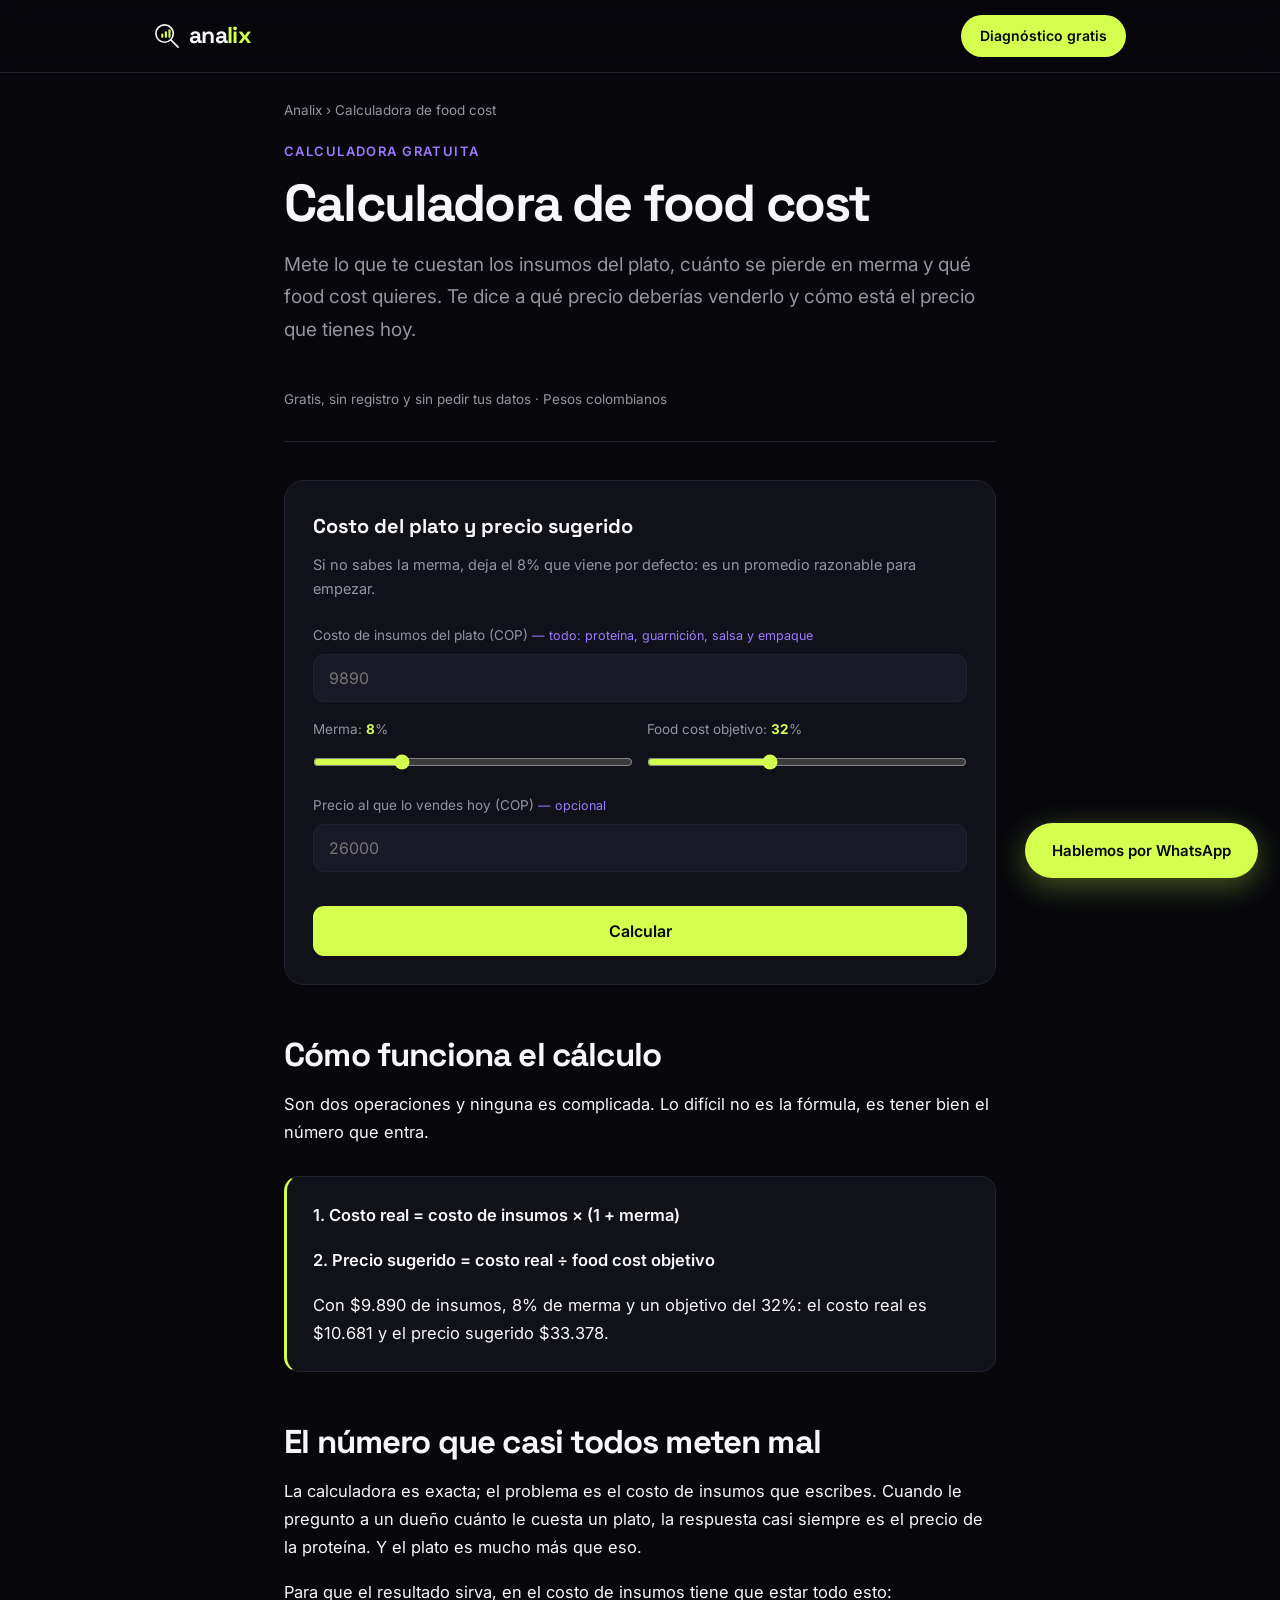
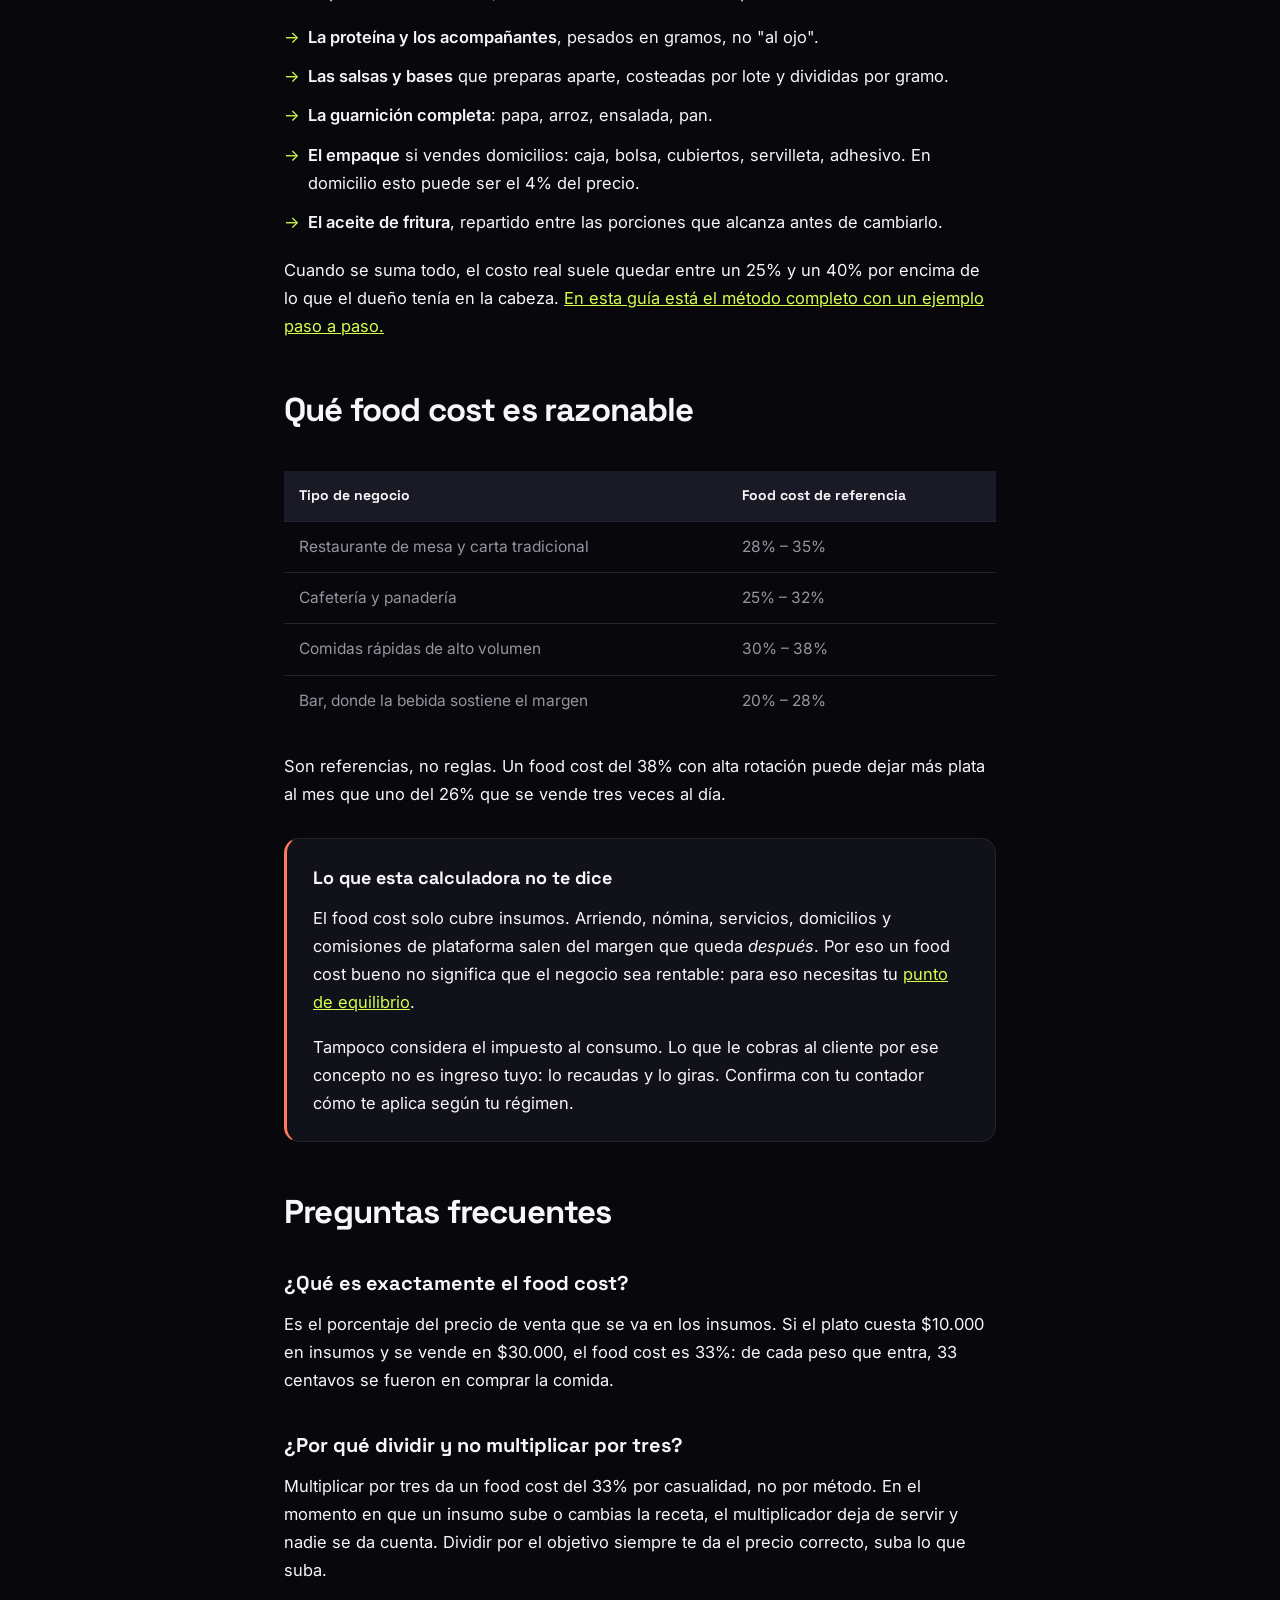
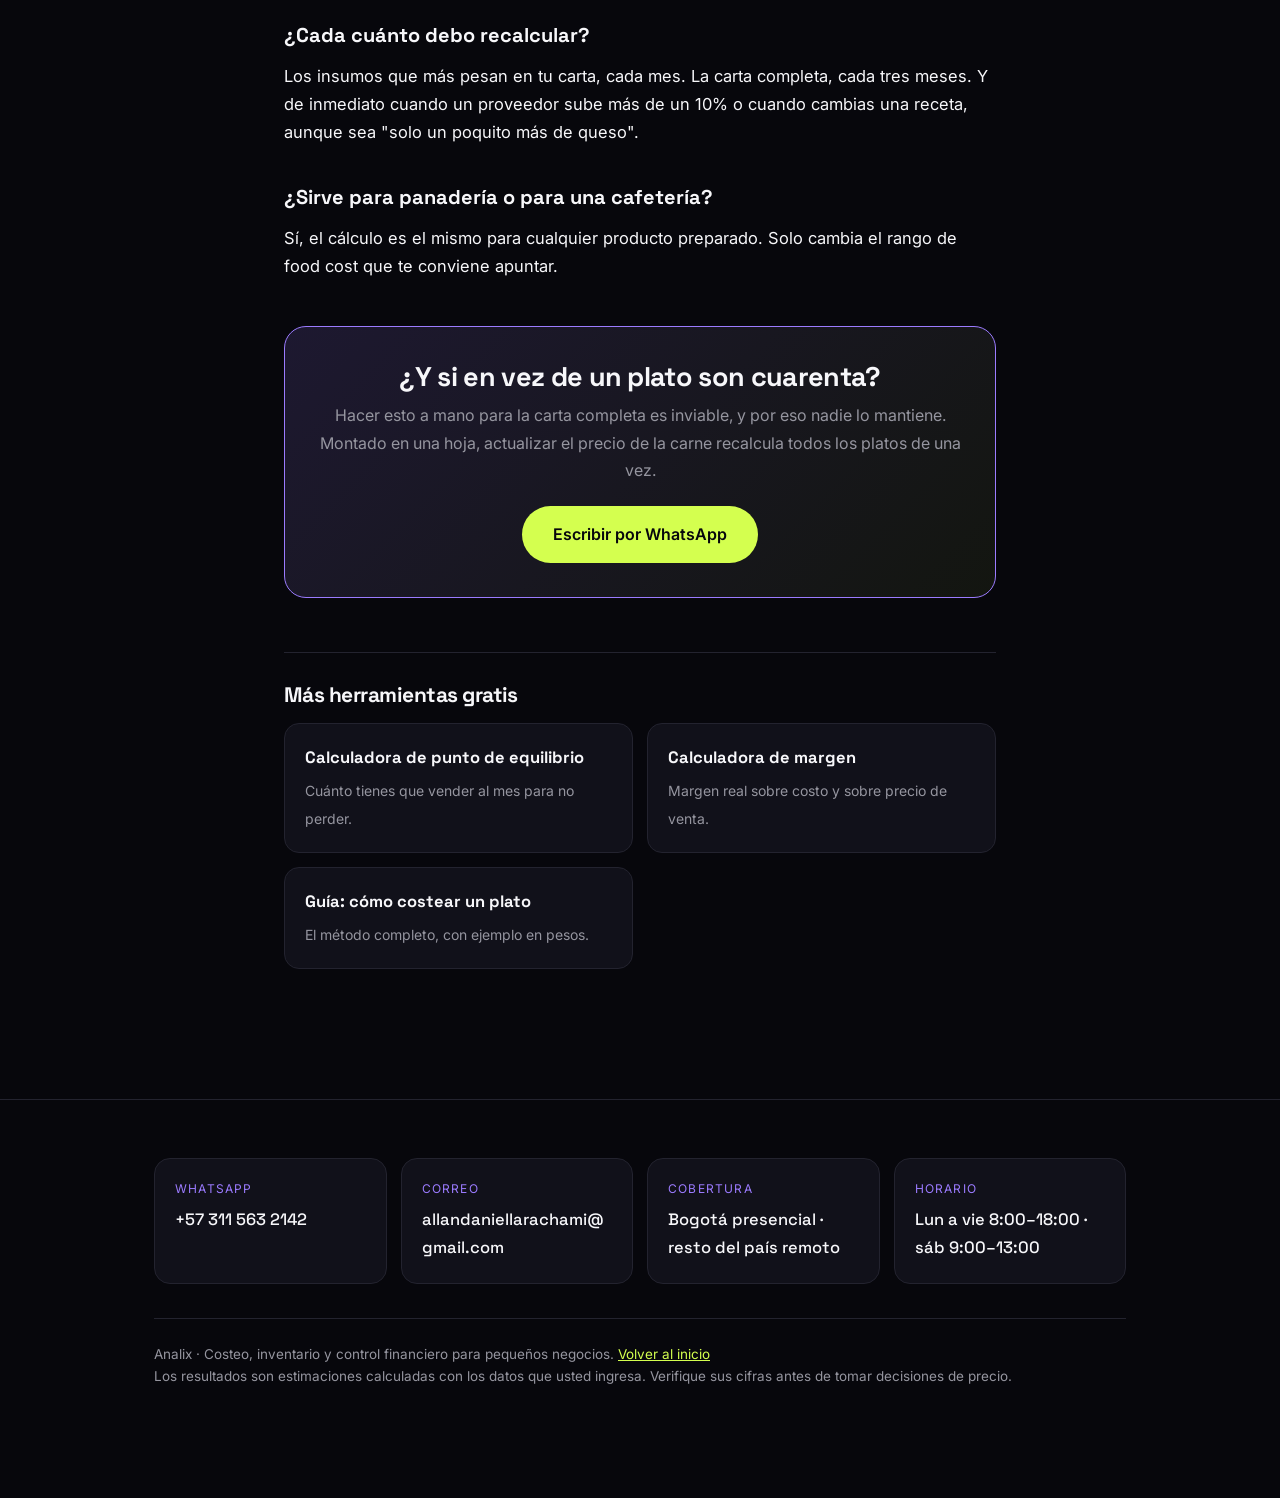
<file: calculadora-food-cost.html>
<!DOCTYPE html>
<html lang="es-CO">
<head>
<meta charset="UTF-8">
<meta name="viewport" content="width=device-width,initial-scale=1">
<title>Calculadora de food cost gratis: precio sugerido de tu plato | Analix</title>
<meta name="description" content="Calculadora de food cost gratis en pesos colombianos. Mete el costo de insumos, la merma y tu objetivo, y te dice el precio al que deberías vender el plato.">
<meta name="theme-color" content="#07070C">
<meta name="author" content="Analix">
<meta name="robots" content="index,follow">
<link rel="canonical" href="https://allandaniellarachami-sys.github.io/calculadora-food-cost.html">
<meta property="og:type" content="website">
<meta property="og:locale" content="es_CO">
<meta property="og:site_name" content="Analix">
<meta property="og:title" content="Calculadora de food cost gratis">
<meta property="og:description" content="Mete el costo de insumos, la merma y tu objetivo, y te dice a qué precio deberías vender el plato.">
<meta property="og:url" content="https://allandaniellarachami-sys.github.io/calculadora-food-cost.html">
<meta property="og:image" content="https://allandaniellarachami-sys.github.io/preview.png">
<meta name="twitter:card" content="summary_large_image">
<meta name="twitter:title" content="Calculadora de food cost gratis">
<meta name="twitter:description" content="Costo de insumos, merma y objetivo: te da el precio sugerido del plato.">
<meta name="twitter:image" content="https://allandaniellarachami-sys.github.io/preview.png">

<link rel="icon" href="data:image/svg+xml,%3Csvg xmlns='http://www.w3.org/2000/svg' viewBox='0 0 54 54'%3E%3Crect width='54' height='54' rx='11' fill='%2307070C'/%3E%3Ccircle cx='22' cy='22' r='18' fill='none' stroke='%23F7F7FA' stroke-width='3.5'/%3E%3Crect x='15' y='22' width='4.5' height='9' rx='2.25' fill='%23D4FF4F'/%3E%3Crect x='22.5' y='17' width='4.5' height='14' rx='2.25' fill='%23D4FF4F'/%3E%3Crect x='30' y='13' width='4.5' height='18' rx='2.25' fill='%23D4FF4F'/%3E%3Cpath d='M35 35L50 50' stroke='%23F7F7FA' stroke-width='3.5' stroke-linecap='round'/%3E%3C/svg%3E">
<link rel="preconnect" href="https://fonts.googleapis.com">
<link rel="preconnect" href="https://fonts.gstatic.com" crossorigin>
<link href="https://fonts.googleapis.com/css2?family=Space+Grotesk:wght@400;500;700&family=Inter:wght@400;500;600&display=swap" rel="stylesheet">
<link rel="stylesheet" href="analix.css">

<script type="application/ld+json">
{"@context":"https://schema.org","@type":"WebApplication","name":"Calculadora de food cost","applicationCategory":"BusinessApplication","operatingSystem":"Navegador web","inLanguage":"es-CO","url":"https://allandaniellarachami-sys.github.io/calculadora-food-cost.html","description":"Calculadora gratuita de food cost y precio sugerido para platos de restaurante, en pesos colombianos.","offers":{"@type":"Offer","price":"0","priceCurrency":"COP"},"provider":{"@type":"Organization","name":"Analix","url":"https://allandaniellarachami-sys.github.io/"}}
</script>
<script type="application/ld+json">{"@context":"https://schema.org","@type":"FAQPage","mainEntity":[{"@type":"Question","name":"¿Qué es exactamente el food cost?","acceptedAnswer":{"@type":"Answer","text":"Es el porcentaje del precio de venta que se va en los insumos. Si el plato cuesta $10.000 en insumos y se vende en $30.000, el food cost es 33%: de cada peso que entra, 33 centavos se fueron en comprar la comida."}},{"@type":"Question","name":"¿Por qué dividir y no multiplicar por tres?","acceptedAnswer":{"@type":"Answer","text":"Multiplicar por tres da un food cost del 33% por casualidad, no por método. En el momento en que un insumo sube o cambias la receta, el multiplicador deja de servir y nadie se da cuenta. Dividir por el objetivo siempre te da el precio correcto, suba lo que suba."}},{"@type":"Question","name":"¿Cada cuánto debo recalcular?","acceptedAnswer":{"@type":"Answer","text":"Los insumos que más pesan en tu carta, cada mes. La carta completa, cada tres meses. Y de inmediato cuando un proveedor sube más de un 10% o cuando cambias una receta, aunque sea \"solo un poquito más de queso\"."}},{"@type":"Question","name":"¿Sirve para panadería o para una cafetería?","acceptedAnswer":{"@type":"Answer","text":"Sí, el cálculo es el mismo para cualquier producto preparado. Solo cambia el rango de food cost que te conviene apuntar."}}]}</script>
<script type="application/ld+json">
{"@context":"https://schema.org","@type":"BreadcrumbList","itemListElement":[
{"@type":"ListItem","position":1,"name":"Analix","item":"https://allandaniellarachami-sys.github.io/"},
{"@type":"ListItem","position":2,"name":"Calculadora de food cost","item":"https://allandaniellarachami-sys.github.io/calculadora-food-cost.html"}]}
</script>
</head>
<body>

<a class="skip" href="#contenido">Ir al contenido</a>

<nav><div class="navin">
  <a class="logo" href="./"><svg viewBox="0 0 54 54" fill="none" aria-hidden="true"><circle cx="22" cy="22" r="18" stroke="#F7F7FA" stroke-width="3.5"/><rect x="15" y="22" width="4.5" height="9" rx="2.25" fill="#D4FF4F"/><rect x="22.5" y="17" width="4.5" height="14" rx="2.25" fill="#D4FF4F"/><rect x="30" y="13" width="4.5" height="18" rx="2.25" fill="#D4FF4F"/><path d="M35 35L50 50" stroke="#F7F7FA" stroke-width="3.5" stroke-linecap="round"/></svg>ana<span>lix</span></a>
  <a class="navcta" href="https://wa.me/573115632142?text=Hola%2C%20us%C3%A9%20la%20calculadora%20de%20food%20cost%20y%20quiero%20el%20diagn%C3%B3stico%20gratuito." target="_blank" rel="noopener">Diagnóstico gratis</a>
</div></nav>

<div class="wrap narrow">
  <div class="crumb"><a href="./">Analix</a> › Calculadora de food cost</div>
</div>

<article id="contenido"><div class="wrap narrow">
  <div class="kicker">Calculadora gratuita</div>
  <h1>Calculadora de <em>food cost</em></h1>
  <p class="entradilla">Mete lo que te cuestan los insumos del plato, cuánto se pierde en merma y qué food cost quieres. Te dice a qué precio deberías venderlo y cómo está el precio que tienes hoy.</p>
  <div class="meta">Gratis, sin registro y sin pedir tus datos · Pesos colombianos</div>

  <div class="calc">
    <h3>Costo del plato y precio sugerido</h3>
    <p class="ayuda">Si no sabes la merma, deja el 8% que viene por defecto: es un promedio razonable para empezar.</p>

    <div class="campo">
      <label for="ins">Costo de insumos del plato (COP) <span class="pista">— todo: proteína, guarnición, salsa y empaque</span></label>
      <input type="number" id="ins" placeholder="9890" min="0" step="50" inputmode="numeric">
    </div>

    <div class="cg2">
      <div class="campo">
        <label for="mer">Merma: <b id="merv" style="color:var(--lime)">8</b>%</label>
        <input type="range" id="mer" min="0" max="30" value="8" step="1">
      </div>
      <div class="campo">
        <label for="obj">Food cost objetivo: <b id="objv" style="color:var(--lime)">32</b>%</label>
        <input type="range" id="obj" min="15" max="60" value="32" step="1">
      </div>
    </div>

    <div class="campo">
      <label for="pre">Precio al que lo vendes hoy (COP) <span class="pista">— opcional</span></label>
      <input type="number" id="pre" placeholder="26000" min="0" step="100" inputmode="numeric">
    </div>

    <div class="err" id="e1" role="alert">Escribe el costo de insumos para poder calcular.</div>
    <button class="go" type="button" onclick="calcular()">Calcular</button>

    <div class="res" id="r" aria-live="polite">
      <div class="et">Precio sugerido</div>
      <div class="num" id="rnum">—</div>
      <p id="rtxt"></p>
      <div class="detalle" id="rdet"></div>
      <a class="cta2" id="rwa" href="https://wa.me/573115632142" target="_blank" rel="noopener">Que me costeen la carta completa</a>
    </div>
  </div>

  <h2>Cómo funciona el cálculo</h2>

  <p>Son dos operaciones y ninguna es complicada. Lo difícil no es la fórmula, es tener bien el número que entra.</p>

  <div class="caja">
    <p><strong>1. Costo real = costo de insumos × (1 + merma)</strong></p>
    <p><strong>2. Precio sugerido = costo real ÷ food cost objetivo</strong></p>
    <p>Con $9.890 de insumos, 8% de merma y un objetivo del 32%: el costo real es $10.681 y el precio sugerido $33.378.</p>
  </div>

  <h2>El número que casi todos meten mal</h2>

  <p>La calculadora es exacta; el problema es el costo de insumos que escribes. Cuando le pregunto a un dueño cuánto le cuesta un plato, la respuesta casi siempre es el precio de la proteína. Y el plato es mucho más que eso.</p>

  <p>Para que el resultado sirva, en el costo de insumos tiene que estar todo esto:</p>

  <ul>
    <li><strong>La proteína y los acompañantes</strong>, pesados en gramos, no "al ojo".</li>
    <li><strong>Las salsas y bases</strong> que preparas aparte, costeadas por lote y divididas por gramo.</li>
    <li><strong>La guarnición completa</strong>: papa, arroz, ensalada, pan.</li>
    <li><strong>El empaque</strong> si vendes domicilios: caja, bolsa, cubiertos, servilleta, adhesivo. En domicilio esto puede ser el 4% del precio.</li>
    <li><strong>El aceite de fritura</strong>, repartido entre las porciones que alcanza antes de cambiarlo.</li>
  </ul>

  <p>Cuando se suma todo, el costo real suele quedar entre un 25% y un 40% por encima de lo que el dueño tenía en la cabeza. <a href="./costear-un-plato.html">En esta guía está el método completo con un ejemplo paso a paso.</a></p>

  <h2>Qué food cost es razonable</h2>

  <div class="tscroll">
  <table class="tabla">
    <thead><tr><th>Tipo de negocio</th><th>Food cost de referencia</th></tr></thead>
    <tbody>
      <tr><td>Restaurante de mesa y carta tradicional</td><td>28% – 35%</td></tr>
      <tr><td>Cafetería y panadería</td><td>25% – 32%</td></tr>
      <tr><td>Comidas rápidas de alto volumen</td><td>30% – 38%</td></tr>
      <tr><td>Bar, donde la bebida sostiene el margen</td><td>20% – 28%</td></tr>
    </tbody>
  </table>
  </div>

  <p>Son referencias, no reglas. Un food cost del 38% con alta rotación puede dejar más plata al mes que uno del 26% que se vende tres veces al día.</p>

  <div class="caja alerta">
    <h3>Lo que esta calculadora no te dice</h3>
    <p>El food cost solo cubre insumos. Arriendo, nómina, servicios, domicilios y comisiones de plataforma salen del margen que queda <em>después</em>. Por eso un food cost bueno no significa que el negocio sea rentable: para eso necesitas tu <a href="./calculadora-punto-de-equilibrio.html">punto de equilibrio</a>.</p>
    <p>Tampoco considera el impuesto al consumo. Lo que le cobras al cliente por ese concepto no es ingreso tuyo: lo recaudas y lo giras. Confirma con tu contador cómo te aplica según tu régimen.</p>
  </div>

  <h2>Preguntas frecuentes</h2>

  <h3>¿Qué es exactamente el food cost?</h3>
  <p>Es el porcentaje del precio de venta que se va en los insumos. Si el plato cuesta $10.000 en insumos y se vende en $30.000, el food cost es 33%: de cada peso que entra, 33 centavos se fueron en comprar la comida.</p>

  <h3>¿Por qué dividir y no multiplicar por tres?</h3>
  <p>Multiplicar por tres da un food cost del 33% por casualidad, no por método. En el momento en que un insumo sube o cambias la receta, el multiplicador deja de servir y nadie se da cuenta. Dividir por el objetivo siempre te da el precio correcto, suba lo que suba.</p>

  <h3>¿Cada cuánto debo recalcular?</h3>
  <p>Los insumos que más pesan en tu carta, cada mes. La carta completa, cada tres meses. Y de inmediato cuando un proveedor sube más de un 10% o cuando cambias una receta, aunque sea "solo un poquito más de queso".</p>

  <h3>¿Sirve para panadería o para una cafetería?</h3>
  <p>Sí, el cálculo es el mismo para cualquier producto preparado. Solo cambia el rango de food cost que te conviene apuntar.</p>

  <div class="cta">
    <h2>¿Y si en vez de un plato son cuarenta?</h2>
    <p>Hacer esto a mano para la carta completa es inviable, y por eso nadie lo mantiene. Montado en una hoja, actualizar el precio de la carne recalcula todos los platos de una vez.</p>
    <a class="btn" href="https://wa.me/573115632142?text=Hola%2C%20us%C3%A9%20la%20calculadora%20de%20food%20cost%20y%20quiero%20que%20me%20cost%C3%A9en%20la%20carta%20completa." target="_blank" rel="noopener">Escribir por WhatsApp</a>
  </div>

  <div class="sig">
    <h2>Más herramientas gratis</h2>
    <div class="sigl">
      <a class="sigc" href="./calculadora-punto-de-equilibrio.html"><b>Calculadora de punto de equilibrio</b><span>Cuánto tienes que vender al mes para no perder.</span></a>
      <a class="sigc" href="./calculadora-margen-de-ganancia.html"><b>Calculadora de margen</b><span>Margen real sobre costo y sobre precio de venta.</span></a>
      <a class="sigc" href="./costear-un-plato.html"><b>Guía: cómo costear un plato</b><span>El método completo, con ejemplo en pesos.</span></a>
    </div>
  </div>
</div></article>

<footer><div class="wrap">
  <div class="fgrid">
    <div class="cbox"><div class="ck">WhatsApp</div><a class="cv" href="https://wa.me/573115632142" target="_blank" rel="noopener">+57 311 563 2142</a></div>
    <div class="cbox"><div class="ck">Correo</div><a class="cv" href="mailto:allandaniellarachami@gmail.com">allandaniellarachami@gmail.com</a></div>
    <div class="cbox"><div class="ck">Cobertura</div><div class="cv">Bogotá presencial · resto del país remoto</div></div>
    <div class="cbox"><div class="ck">Horario</div><div class="cv">Lun a vie 8:00–18:00 · sáb 9:00–13:00</div></div>
  </div>
  <div class="fmeta">
    Analix · Costeo, inventario y control financiero para pequeños negocios. <a href="./">Volver al inicio</a><br>
    Los resultados son estimaciones calculadas con los datos que usted ingresa. Verifique sus cifras antes de tomar decisiones de precio.
  </div>
</div></footer>

<a class="float" href="https://wa.me/573115632142?text=Hola%2C%20quiero%20el%20diagn%C3%B3stico%20gratuito." target="_blank" rel="noopener" aria-label="Escribir por WhatsApp">Hablemos por WhatsApp</a>

<script>
const g = id => document.getElementById(id);
const cop = n => '$' + new Intl.NumberFormat('es-CO', {maximumFractionDigits:0}).format(Math.round(n));
const WA = 'https://wa.me/573115632142?text=';

g('mer').addEventListener('input', e => g('merv').textContent = e.target.value);
g('obj').addEventListener('input', e => g('objv').textContent = e.target.value);

function calcular(){
  const ins = parseFloat(g('ins').value);
  if (isNaN(ins) || ins <= 0) { g('e1').classList.add('on'); g('r').classList.remove('on'); g('ins').focus(); return; }
  g('e1').classList.remove('on');

  const merma = parseFloat(g('mer').value) / 100;
  const obj = parseFloat(g('obj').value) / 100;
  const real = ins * (1 + merma);
  const sugerido = real / obj;
  const precioHoy = parseFloat(g('pre').value);
  const hayPrecio = !isNaN(precioHoy) && precioHoy > 0;

  g('rnum').textContent = cop(sugerido);
  g('rnum').classList.remove('mal');

  let det = `<span>Costo de insumos <b>${cop(ins)}</b></span>` +
            `<span>Más ${(merma*100).toFixed(0)}% de merma <b>${cop(real)}</b></span>` +
            `<span>Food cost objetivo <b>${(obj*100).toFixed(0)}%</b></span>` +
            `<span>Te deja por plato <b>${cop(sugerido - real)}</b></span>`;

  let txt = `Vendiéndolo a ${cop(sugerido)} cumples tu objetivo del ${(obj*100).toFixed(0)}% y te quedan ${cop(sugerido - real)} por plato para cubrir arriendo, nómina y servicios.`;
  let msg = `Hola, usé la calculadora de food cost.\n\nCosto de insumos: ${cop(ins)}\nMerma: ${(merma*100).toFixed(0)}%\nFood cost objetivo: ${(obj*100).toFixed(0)}%\nPrecio sugerido: ${cop(sugerido)}`;

  if (hayPrecio) {
    const fcReal = real / precioHoy * 100;
    det += `<span>Tu precio actual <b>${cop(precioHoy)}</b></span>` +
           `<span>Tu food cost real <b>${fcReal.toFixed(1)}%</b></span>`;
    msg += `\nPrecio actual: ${cop(precioHoy)}\nFood cost real: ${fcReal.toFixed(1)}%`;

    if (precioHoy < real) {
      g('rnum').classList.add('mal');
      txt = `Ojo: lo estás vendiendo a ${cop(precioHoy)} y te cuesta ${cop(real)}. Pierdes ${cop(real - precioHoy)} cada vez que lo vendes, antes de contar arriendo y nómina. El precio debería ser ${cop(sugerido)}.`;
    } else if (fcReal > obj * 100) {
      txt = `Tu food cost real es ${fcReal.toFixed(1)}%, por encima de tu objetivo del ${(obj*100).toFixed(0)}%. Para cumplirlo tendrías que subir el precio de ${cop(precioHoy)} a ${cop(sugerido)}, es decir ${cop(sugerido - precioHoy)} más.`;
    } else {
      txt = `Bien: tu food cost real es ${fcReal.toFixed(1)}% y cumple tu objetivo del ${(obj*100).toFixed(0)}%. Te deja ${cop(precioHoy - real)} por plato. Recuerda que de ahí todavía salen arriendo, nómina y servicios.`;
    }
  }

  g('rtxt').textContent = txt;
  g('rdet').innerHTML = det;
  g('rwa').href = WA + encodeURIComponent(msg + '\n\nQuiero que me costeen la carta completa.');
  g('r').classList.add('on');
}
</script>
</body>
</html>
</file>
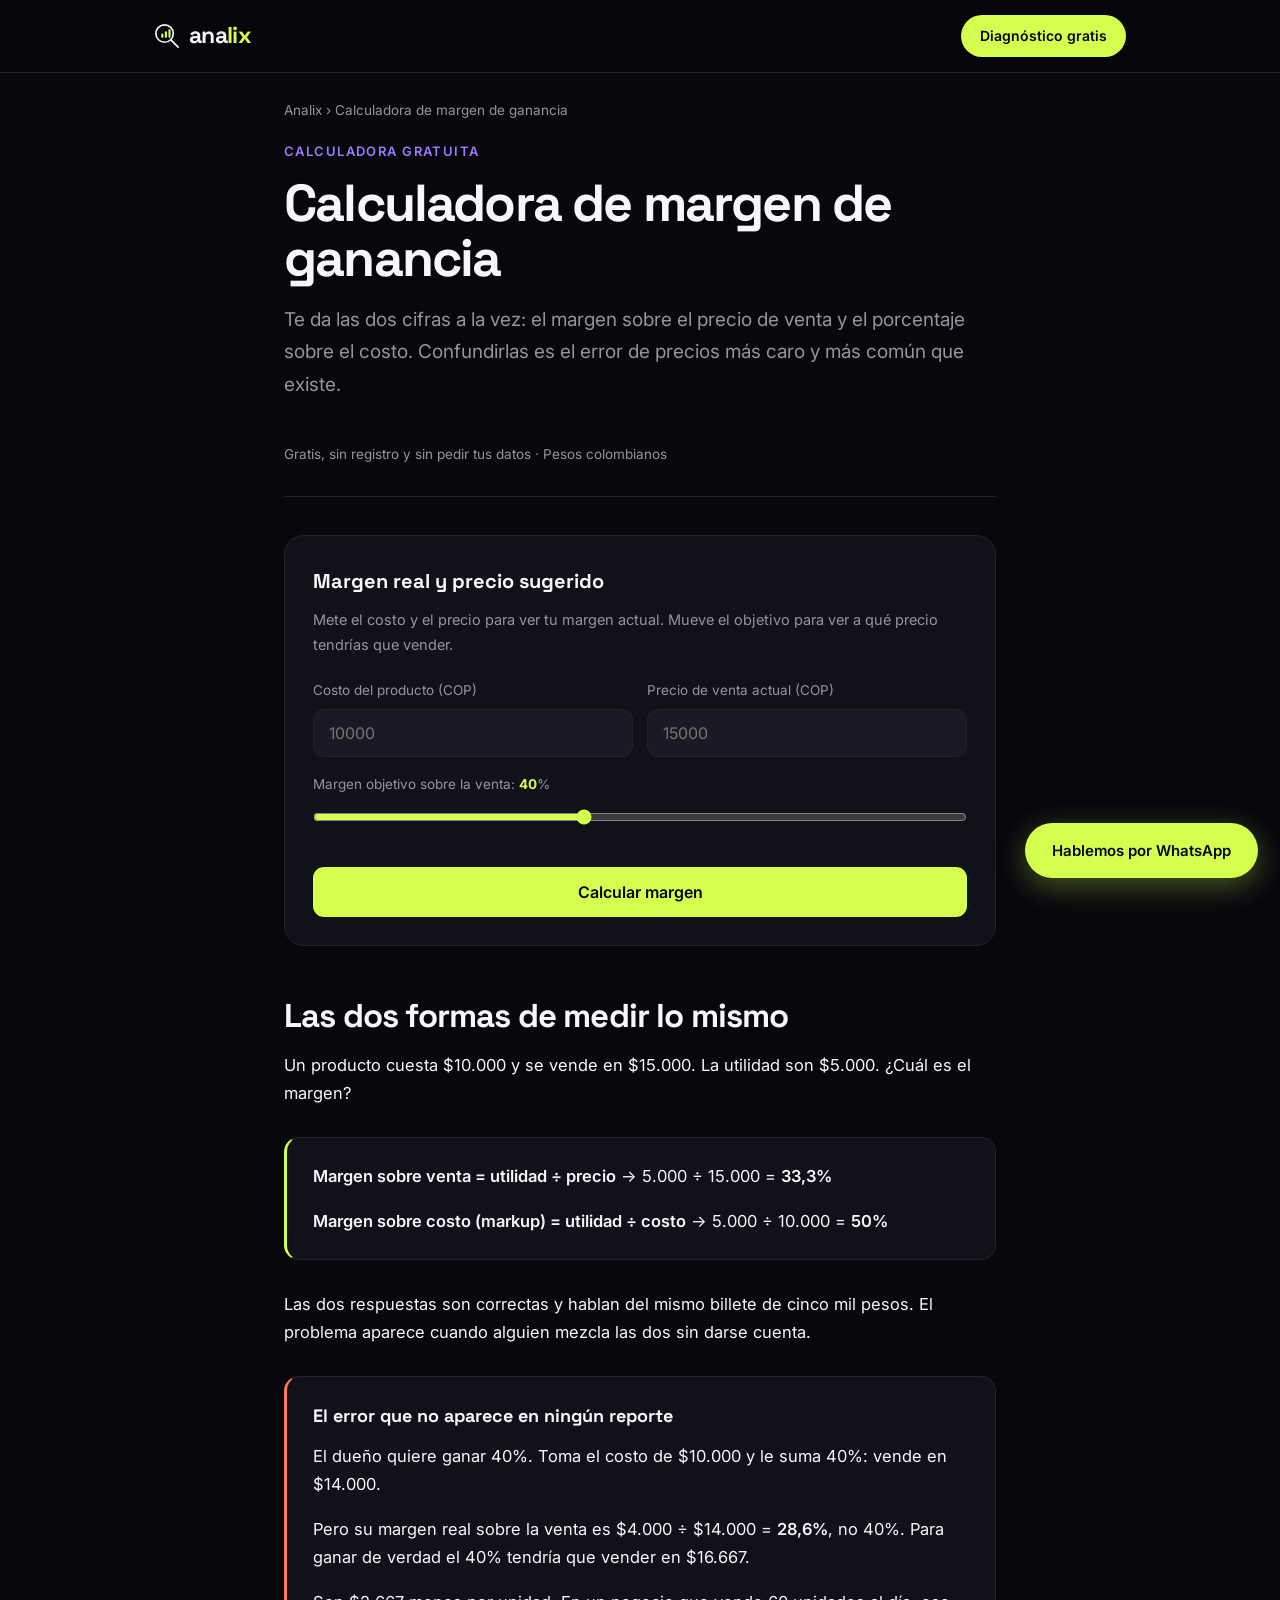
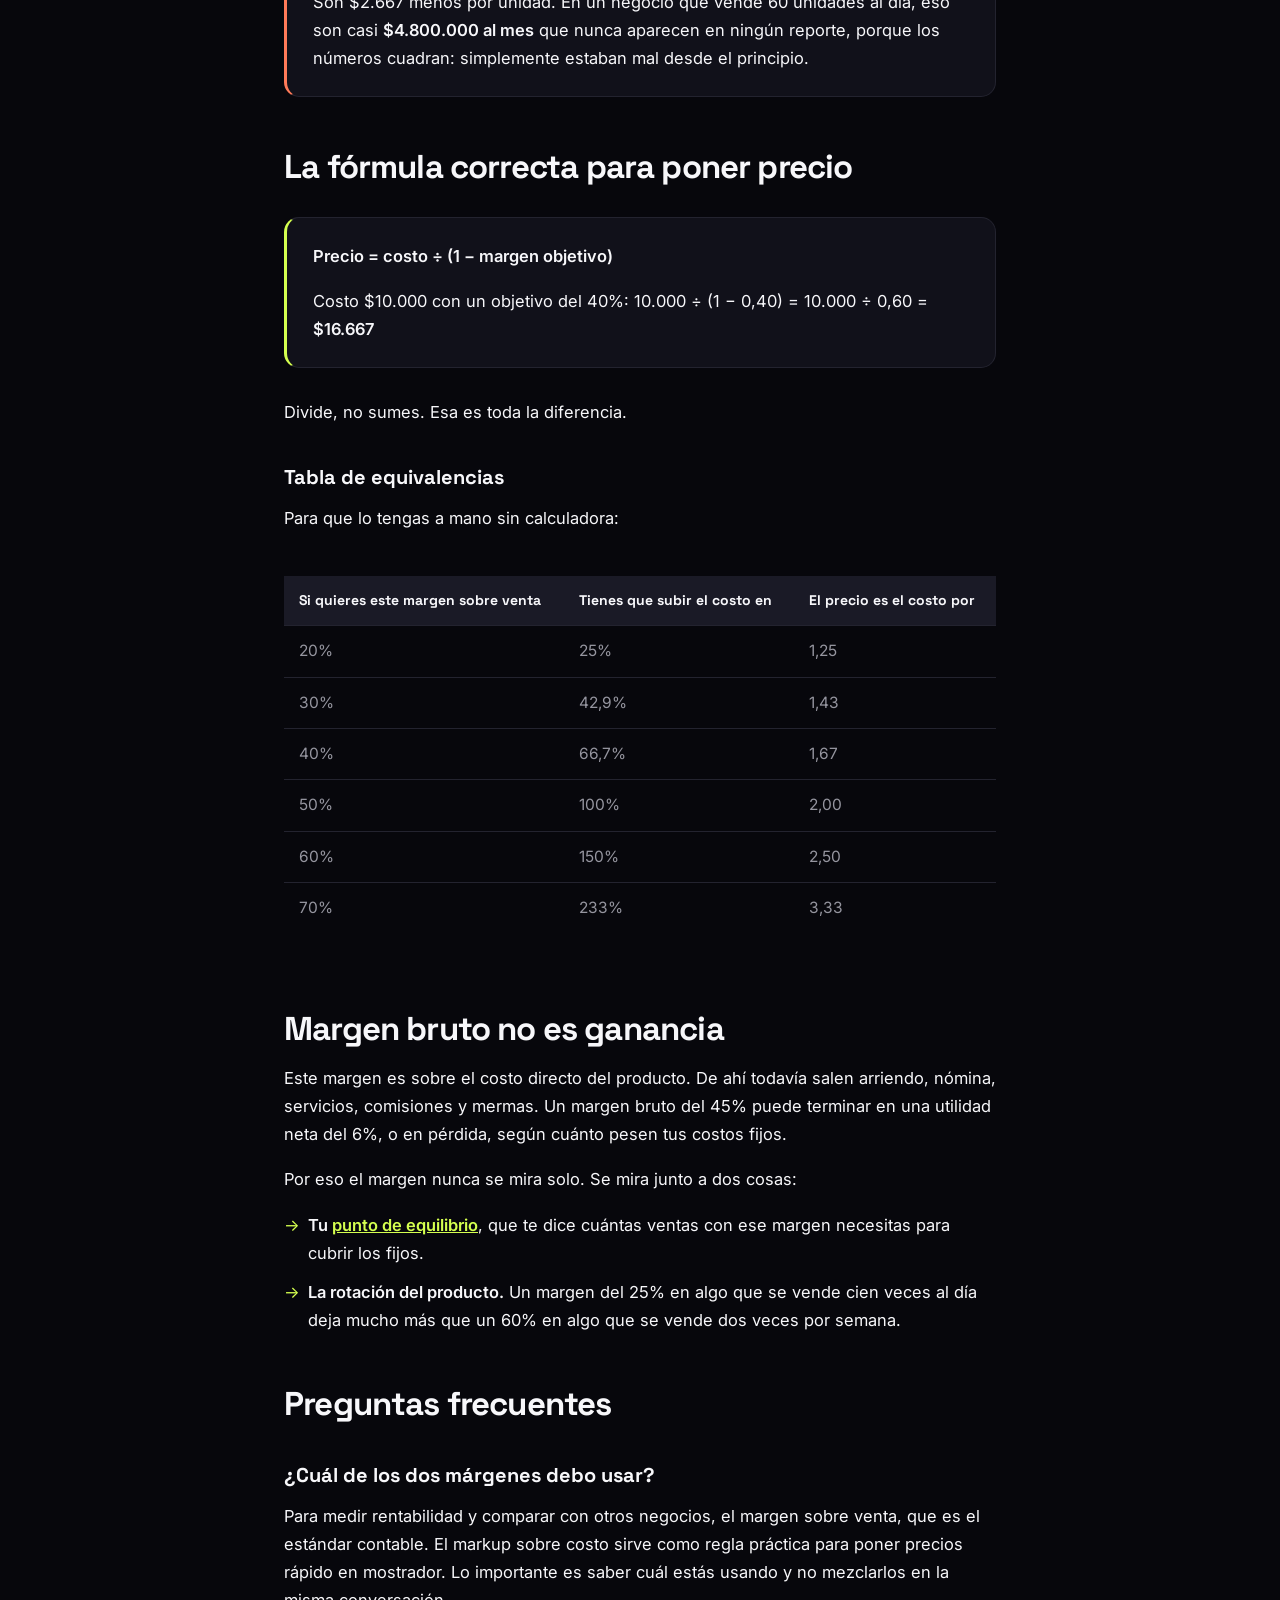
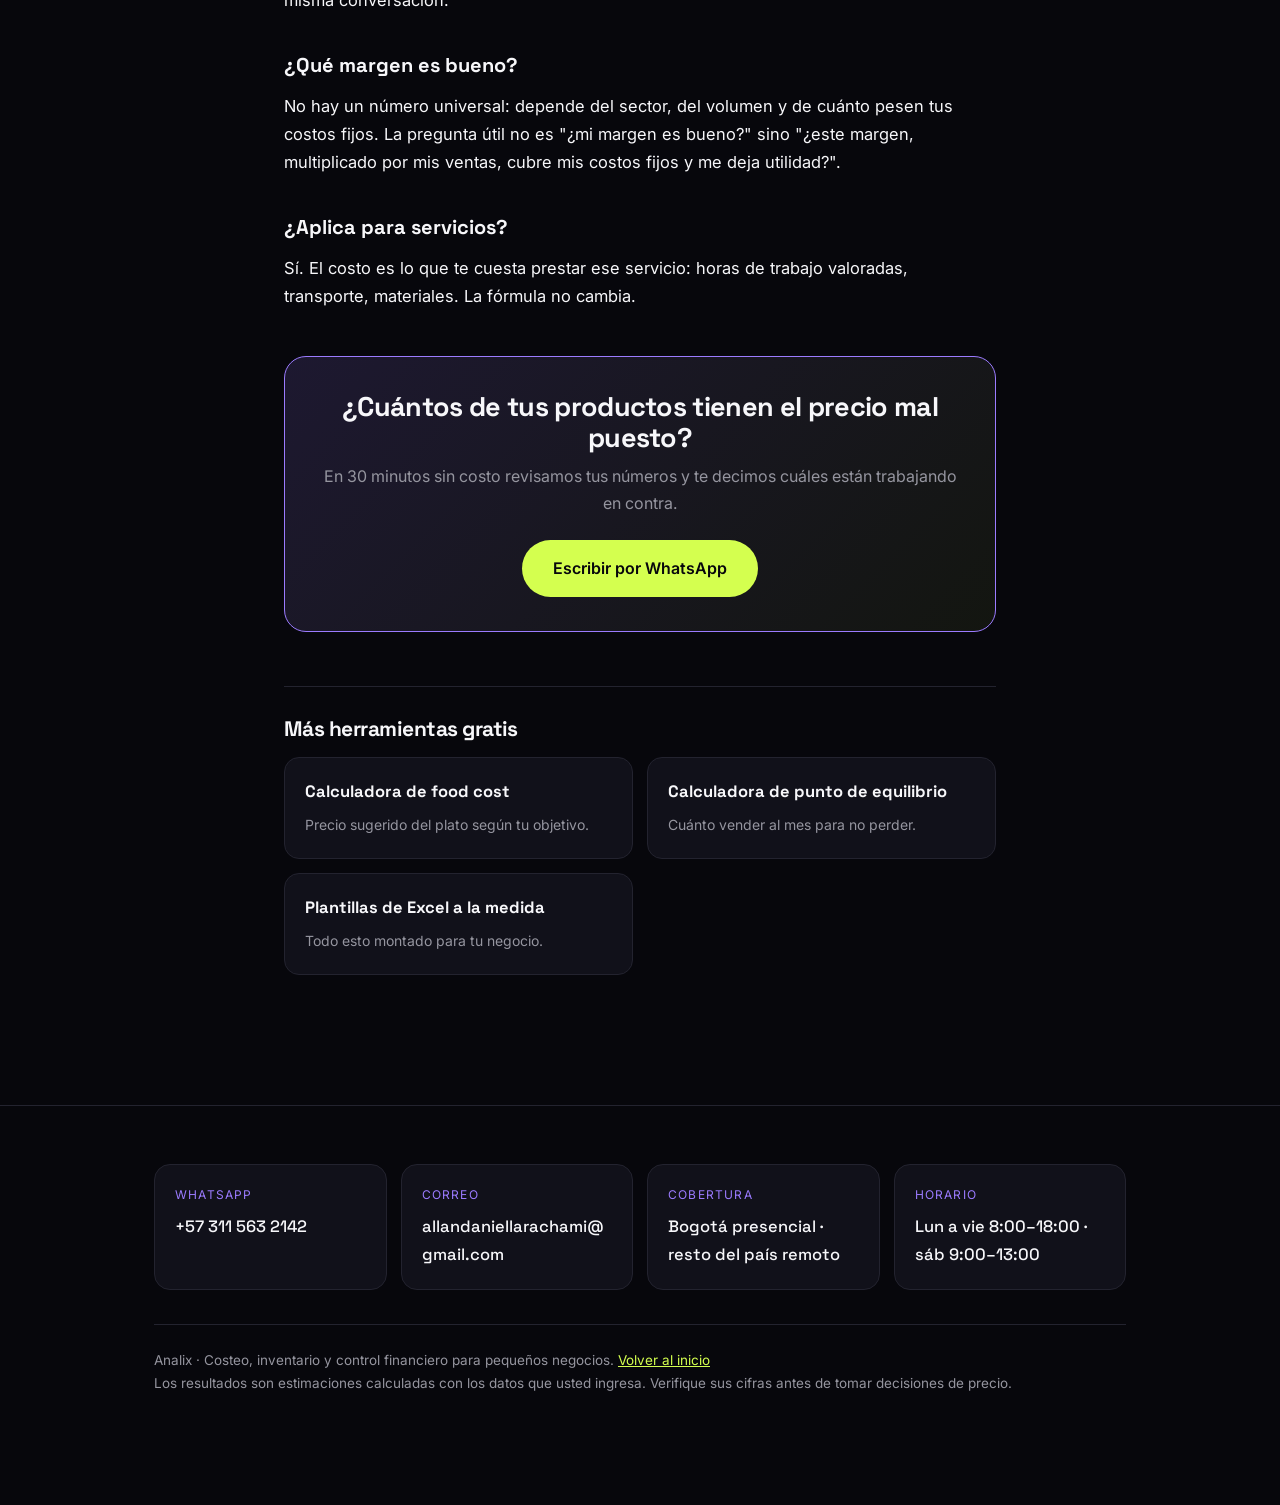
<file: calculadora-margen-de-ganancia.html>
<!DOCTYPE html>
<html lang="es-CO">
<head>
<meta charset="UTF-8">
<meta name="viewport" content="width=device-width,initial-scale=1">
<title>Calculadora de margen de ganancia: sobre costo y sobre venta | Analix</title>
<meta name="description" content="Calculadora de margen de ganancia gratis. Calcula el margen sobre el precio de venta y el porcentaje sobre el costo, y te da el precio para el margen que quieras.">
<meta name="theme-color" content="#07070C">
<meta name="author" content="Analix">
<meta name="robots" content="index,follow">
<link rel="canonical" href="https://allandaniellarachami-sys.github.io/calculadora-margen-de-ganancia.html">
<meta property="og:type" content="website">
<meta property="og:locale" content="es_CO">
<meta property="og:site_name" content="Analix">
<meta property="og:title" content="Calculadora de margen de ganancia">
<meta property="og:description" content="Margen sobre venta y sobre costo, y el precio para el margen que quieras. La confusión entre los dos es la que más plata cuesta.">
<meta property="og:url" content="https://allandaniellarachami-sys.github.io/calculadora-margen-de-ganancia.html">
<meta property="og:image" content="https://allandaniellarachami-sys.github.io/preview.png">
<meta name="twitter:card" content="summary_large_image">
<meta name="twitter:title" content="Calculadora de margen de ganancia">
<meta name="twitter:description" content="Margen sobre venta y sobre costo, y el precio para el margen que quieras.">
<meta name="twitter:image" content="https://allandaniellarachami-sys.github.io/preview.png">

<link rel="icon" href="data:image/svg+xml,%3Csvg xmlns='http://www.w3.org/2000/svg' viewBox='0 0 54 54'%3E%3Crect width='54' height='54' rx='11' fill='%2307070C'/%3E%3Ccircle cx='22' cy='22' r='18' fill='none' stroke='%23F7F7FA' stroke-width='3.5'/%3E%3Crect x='15' y='22' width='4.5' height='9' rx='2.25' fill='%23D4FF4F'/%3E%3Crect x='22.5' y='17' width='4.5' height='14' rx='2.25' fill='%23D4FF4F'/%3E%3Crect x='30' y='13' width='4.5' height='18' rx='2.25' fill='%23D4FF4F'/%3E%3Cpath d='M35 35L50 50' stroke='%23F7F7FA' stroke-width='3.5' stroke-linecap='round'/%3E%3C/svg%3E">
<link rel="preconnect" href="https://fonts.googleapis.com">
<link rel="preconnect" href="https://fonts.gstatic.com" crossorigin>
<link href="https://fonts.googleapis.com/css2?family=Space+Grotesk:wght@400;500;700&family=Inter:wght@400;500;600&display=swap" rel="stylesheet">
<link rel="stylesheet" href="analix.css">

<script type="application/ld+json">
{"@context":"https://schema.org","@type":"WebApplication","name":"Calculadora de margen de ganancia","applicationCategory":"BusinessApplication","operatingSystem":"Navegador web","inLanguage":"es-CO","url":"https://allandaniellarachami-sys.github.io/calculadora-margen-de-ganancia.html","description":"Calculadora gratuita de margen de ganancia sobre venta y sobre costo, con precio sugerido, en pesos colombianos.","offers":{"@type":"Offer","price":"0","priceCurrency":"COP"},"provider":{"@type":"Organization","name":"Analix","url":"https://allandaniellarachami-sys.github.io/"}}
</script>
<script type="application/ld+json">{"@context":"https://schema.org","@type":"FAQPage","mainEntity":[{"@type":"Question","name":"¿Cuál de los dos márgenes debo usar?","acceptedAnswer":{"@type":"Answer","text":"Para medir rentabilidad y comparar con otros negocios, el margen sobre venta, que es el estándar contable. El markup sobre costo sirve como regla práctica para poner precios rápido en mostrador. Lo importante es saber cuál estás usando y no mezclarlos en la misma conversación."}},{"@type":"Question","name":"¿Qué margen es bueno?","acceptedAnswer":{"@type":"Answer","text":"No hay un número universal: depende del sector, del volumen y de cuánto pesen tus costos fijos. La pregunta útil no es \"¿mi margen es bueno?\" sino \"¿este margen, multiplicado por mis ventas, cubre mis costos fijos y me deja utilidad?\"."}},{"@type":"Question","name":"¿Aplica para servicios?","acceptedAnswer":{"@type":"Answer","text":"Sí. El costo es lo que te cuesta prestar ese servicio: horas de trabajo valoradas, transporte, materiales. La fórmula no cambia."}}]}</script>
<script type="application/ld+json">
{"@context":"https://schema.org","@type":"BreadcrumbList","itemListElement":[
{"@type":"ListItem","position":1,"name":"Analix","item":"https://allandaniellarachami-sys.github.io/"},
{"@type":"ListItem","position":2,"name":"Calculadora de margen de ganancia","item":"https://allandaniellarachami-sys.github.io/calculadora-margen-de-ganancia.html"}]}
</script>
</head>
<body>

<a class="skip" href="#contenido">Ir al contenido</a>

<nav><div class="navin">
  <a class="logo" href="./"><svg viewBox="0 0 54 54" fill="none" aria-hidden="true"><circle cx="22" cy="22" r="18" stroke="#F7F7FA" stroke-width="3.5"/><rect x="15" y="22" width="4.5" height="9" rx="2.25" fill="#D4FF4F"/><rect x="22.5" y="17" width="4.5" height="14" rx="2.25" fill="#D4FF4F"/><rect x="30" y="13" width="4.5" height="18" rx="2.25" fill="#D4FF4F"/><path d="M35 35L50 50" stroke="#F7F7FA" stroke-width="3.5" stroke-linecap="round"/></svg>ana<span>lix</span></a>
  <a class="navcta" href="https://wa.me/573115632142?text=Hola%2C%20us%C3%A9%20la%20calculadora%20de%20margen%20y%20quiero%20el%20diagn%C3%B3stico%20gratuito." target="_blank" rel="noopener">Diagnóstico gratis</a>
</div></nav>

<div class="wrap narrow">
  <div class="crumb"><a href="./">Analix</a> › Calculadora de margen de ganancia</div>
</div>

<article id="contenido"><div class="wrap narrow">
  <div class="kicker">Calculadora gratuita</div>
  <h1>Calculadora de <em>margen de ganancia</em></h1>
  <p class="entradilla">Te da las dos cifras a la vez: el margen sobre el precio de venta y el porcentaje sobre el costo. Confundirlas es el error de precios más caro y más común que existe.</p>
  <div class="meta">Gratis, sin registro y sin pedir tus datos · Pesos colombianos</div>

  <div class="calc">
    <h3>Margen real y precio sugerido</h3>
    <p class="ayuda">Mete el costo y el precio para ver tu margen actual. Mueve el objetivo para ver a qué precio tendrías que vender.</p>

    <div class="cg2">
      <div class="campo">
        <label for="co">Costo del producto (COP)</label>
        <input type="number" id="co" placeholder="10000" min="0" step="100" inputmode="numeric">
      </div>
      <div class="campo">
        <label for="pr">Precio de venta actual (COP)</label>
        <input type="number" id="pr" placeholder="15000" min="0" step="100" inputmode="numeric">
      </div>
    </div>

    <div class="campo">
      <label for="ob">Margen objetivo sobre la venta: <b id="obv" style="color:var(--lime)">40</b>%</label>
      <input type="range" id="ob" min="5" max="90" value="40" step="1">
    </div>

    <div class="err" id="e1" role="alert">Escribe el costo y el precio de venta. Ambos tienen que ser mayores que cero.</div>
    <button class="go" type="button" onclick="calcular()">Calcular margen</button>

    <div class="res" id="r" aria-live="polite">
      <div class="et">Tu margen sobre el precio de venta</div>
      <div class="num" id="rnum">—</div>
      <p id="rtxt"></p>
      <div class="detalle" id="rdet"></div>
      <a class="cta2" id="rwa" href="https://wa.me/573115632142" target="_blank" rel="noopener">Quiero revisar mis precios</a>
    </div>
  </div>

  <h2>Las dos formas de medir lo mismo</h2>

  <p>Un producto cuesta $10.000 y se vende en $15.000. La utilidad son $5.000. ¿Cuál es el margen?</p>

  <div class="caja">
    <p><strong>Margen sobre venta = utilidad ÷ precio</strong> → 5.000 ÷ 15.000 = <strong>33,3%</strong></p>
    <p><strong>Margen sobre costo (markup) = utilidad ÷ costo</strong> → 5.000 ÷ 10.000 = <strong>50%</strong></p>
  </div>

  <p>Las dos respuestas son correctas y hablan del mismo billete de cinco mil pesos. El problema aparece cuando alguien mezcla las dos sin darse cuenta.</p>

  <div class="caja alerta">
    <h3>El error que no aparece en ningún reporte</h3>
    <p>El dueño quiere ganar 40%. Toma el costo de $10.000 y le suma 40%: vende en $14.000.</p>
    <p>Pero su margen real sobre la venta es $4.000 ÷ $14.000 = <strong>28,6%</strong>, no 40%. Para ganar de verdad el 40% tendría que vender en $16.667.</p>
    <p>Son $2.667 menos por unidad. En un negocio que vende 60 unidades al día, eso son casi <strong>$4.800.000 al mes</strong> que nunca aparecen en ningún reporte, porque los números cuadran: simplemente estaban mal desde el principio.</p>
  </div>

  <h2>La fórmula correcta para poner precio</h2>

  <div class="caja">
    <p><strong>Precio = costo ÷ (1 − margen objetivo)</strong></p>
    <p>Costo $10.000 con un objetivo del 40%: 10.000 ÷ (1 − 0,40) = 10.000 ÷ 0,60 = <strong>$16.667</strong></p>
  </div>

  <p>Divide, no sumes. Esa es toda la diferencia.</p>

  <h3>Tabla de equivalencias</h3>
  <p>Para que lo tengas a mano sin calculadora:</p>

  <div class="tscroll">
  <table class="tabla">
    <thead><tr><th>Si quieres este margen sobre venta</th><th>Tienes que subir el costo en</th><th>El precio es el costo por</th></tr></thead>
    <tbody>
      <tr><td>20%</td><td>25%</td><td>1,25</td></tr>
      <tr><td>30%</td><td>42,9%</td><td>1,43</td></tr>
      <tr><td>40%</td><td>66,7%</td><td>1,67</td></tr>
      <tr><td>50%</td><td>100%</td><td>2,00</td></tr>
      <tr><td>60%</td><td>150%</td><td>2,50</td></tr>
      <tr><td>70%</td><td>233%</td><td>3,33</td></tr>
    </tbody>
  </table>
  </div>

  <h2>Margen bruto no es ganancia</h2>

  <p>Este margen es sobre el costo directo del producto. De ahí todavía salen arriendo, nómina, servicios, comisiones y mermas. Un margen bruto del 45% puede terminar en una utilidad neta del 6%, o en pérdida, según cuánto pesen tus costos fijos.</p>

  <p>Por eso el margen nunca se mira solo. Se mira junto a dos cosas:</p>

  <ul>
    <li><strong>Tu <a href="./calculadora-punto-de-equilibrio.html">punto de equilibrio</a></strong>, que te dice cuántas ventas con ese margen necesitas para cubrir los fijos.</li>
    <li><strong>La rotación del producto.</strong> Un margen del 25% en algo que se vende cien veces al día deja mucho más que un 60% en algo que se vende dos veces por semana.</li>
  </ul>

  <h2>Preguntas frecuentes</h2>

  <h3>¿Cuál de los dos márgenes debo usar?</h3>
  <p>Para medir rentabilidad y comparar con otros negocios, el margen sobre venta, que es el estándar contable. El markup sobre costo sirve como regla práctica para poner precios rápido en mostrador. Lo importante es saber cuál estás usando y no mezclarlos en la misma conversación.</p>

  <h3>¿Qué margen es bueno?</h3>
  <p>No hay un número universal: depende del sector, del volumen y de cuánto pesen tus costos fijos. La pregunta útil no es "¿mi margen es bueno?" sino "¿este margen, multiplicado por mis ventas, cubre mis costos fijos y me deja utilidad?".</p>

  <h3>¿Aplica para servicios?</h3>
  <p>Sí. El costo es lo que te cuesta prestar ese servicio: horas de trabajo valoradas, transporte, materiales. La fórmula no cambia.</p>

  <div class="cta">
    <h2>¿Cuántos de tus productos tienen el precio mal puesto?</h2>
    <p>En 30 minutos sin costo revisamos tus números y te decimos cuáles están trabajando en contra.</p>
    <a class="btn" href="https://wa.me/573115632142?text=Hola%2C%20us%C3%A9%20la%20calculadora%20de%20margen%20y%20quiero%20el%20diagn%C3%B3stico%20gratuito%20de%2030%20minutos." target="_blank" rel="noopener">Escribir por WhatsApp</a>
  </div>

  <div class="sig">
    <h2>Más herramientas gratis</h2>
    <div class="sigl">
      <a class="sigc" href="./calculadora-food-cost.html"><b>Calculadora de food cost</b><span>Precio sugerido del plato según tu objetivo.</span></a>
      <a class="sigc" href="./calculadora-punto-de-equilibrio.html"><b>Calculadora de punto de equilibrio</b><span>Cuánto vender al mes para no perder.</span></a>
      <a class="sigc" href="./plantillas-excel-para-negocios.html"><b>Plantillas de Excel a la medida</b><span>Todo esto montado para tu negocio.</span></a>
    </div>
  </div>
</div></article>

<footer><div class="wrap">
  <div class="fgrid">
    <div class="cbox"><div class="ck">WhatsApp</div><a class="cv" href="https://wa.me/573115632142" target="_blank" rel="noopener">+57 311 563 2142</a></div>
    <div class="cbox"><div class="ck">Correo</div><a class="cv" href="mailto:allandaniellarachami@gmail.com">allandaniellarachami@gmail.com</a></div>
    <div class="cbox"><div class="ck">Cobertura</div><div class="cv">Bogotá presencial · resto del país remoto</div></div>
    <div class="cbox"><div class="ck">Horario</div><div class="cv">Lun a vie 8:00–18:00 · sáb 9:00–13:00</div></div>
  </div>
  <div class="fmeta">
    Analix · Costeo, inventario y control financiero para pequeños negocios. <a href="./">Volver al inicio</a><br>
    Los resultados son estimaciones calculadas con los datos que usted ingresa. Verifique sus cifras antes de tomar decisiones de precio.
  </div>
</div></footer>

<a class="float" href="https://wa.me/573115632142?text=Hola%2C%20quiero%20el%20diagn%C3%B3stico%20gratuito." target="_blank" rel="noopener" aria-label="Escribir por WhatsApp">Hablemos por WhatsApp</a>

<script>
const g = id => document.getElementById(id);
const cop = n => '$' + new Intl.NumberFormat('es-CO', {maximumFractionDigits:0}).format(Math.round(n));
const WA = 'https://wa.me/573115632142?text=';
const val = id => { const v = parseFloat(g(id).value); return isNaN(v) ? null : v; };

g('ob').addEventListener('input', e => g('obv').textContent = e.target.value);

function calcular(){
  const co = val('co'), pr = val('pr');
  if (co === null || pr === null || co <= 0 || pr <= 0) {
    g('e1').classList.add('on'); g('r').classList.remove('on'); return;
  }
  g('e1').classList.remove('on');

  const ob = parseFloat(g('ob').value) / 100;
  const util = pr - co;
  const sobreVenta = util / pr * 100;
  const sobreCosto = util / co * 100;
  const sugerido = co / (1 - ob);

  g('rnum').textContent = sobreVenta.toFixed(1) + '%';
  g('rnum').classList.toggle('mal', sobreVenta < 0);

  const det = `<span>Utilidad por unidad <b>${cop(util)}</b></span>` +
              `<span>Margen sobre la venta <b>${sobreVenta.toFixed(1)}%</b></span>` +
              `<span>Margen sobre el costo (markup) <b>${sobreCosto.toFixed(1)}%</b></span>` +
              `<span>Precio para un margen del ${(ob*100).toFixed(0)}% <b>${cop(sugerido)}</b></span>`;

  let txt;
  if (util < 0) {
    txt = `Estás vendiendo por debajo del costo: pierdes ${cop(-util)} en cada unidad, antes de contar arriendo y nómina. Para un margen del ${(ob*100).toFixed(0)}% el precio tendría que ser ${cop(sugerido)}.`;
  } else if (sobreVenta < ob * 100) {
    txt = `Te deja ${cop(util)} por unidad. Tu margen sobre la venta es ${sobreVenta.toFixed(1)}%, por debajo de tu objetivo del ${(ob*100).toFixed(0)}%. Para alcanzarlo el precio tendría que ser ${cop(sugerido)}, es decir ${cop(sugerido - pr)} más.`;
  } else {
    txt = `Te deja ${cop(util)} por unidad y cumples tu objetivo del ${(ob*100).toFixed(0)}%. Ojo con la confusión clásica: este ${sobreVenta.toFixed(1)}% es sobre la venta; sobre el costo sería ${sobreCosto.toFixed(1)}%, que suena mucho mejor pero es la misma plata.`;
  }

  g('rtxt').textContent = txt;
  g('rdet').innerHTML = det;
  g('rwa').href = WA + encodeURIComponent(
    `Hola, usé la calculadora de margen.\n\nCosto: ${cop(co)}\nPrecio de venta: ${cop(pr)}\nMargen sobre venta: ${sobreVenta.toFixed(1)}%\nMargen sobre costo: ${sobreCosto.toFixed(1)}%\n\nQuiero revisar mis precios.`);
  g('r').classList.add('on');
}
</script>
</body>
</html>
</file>
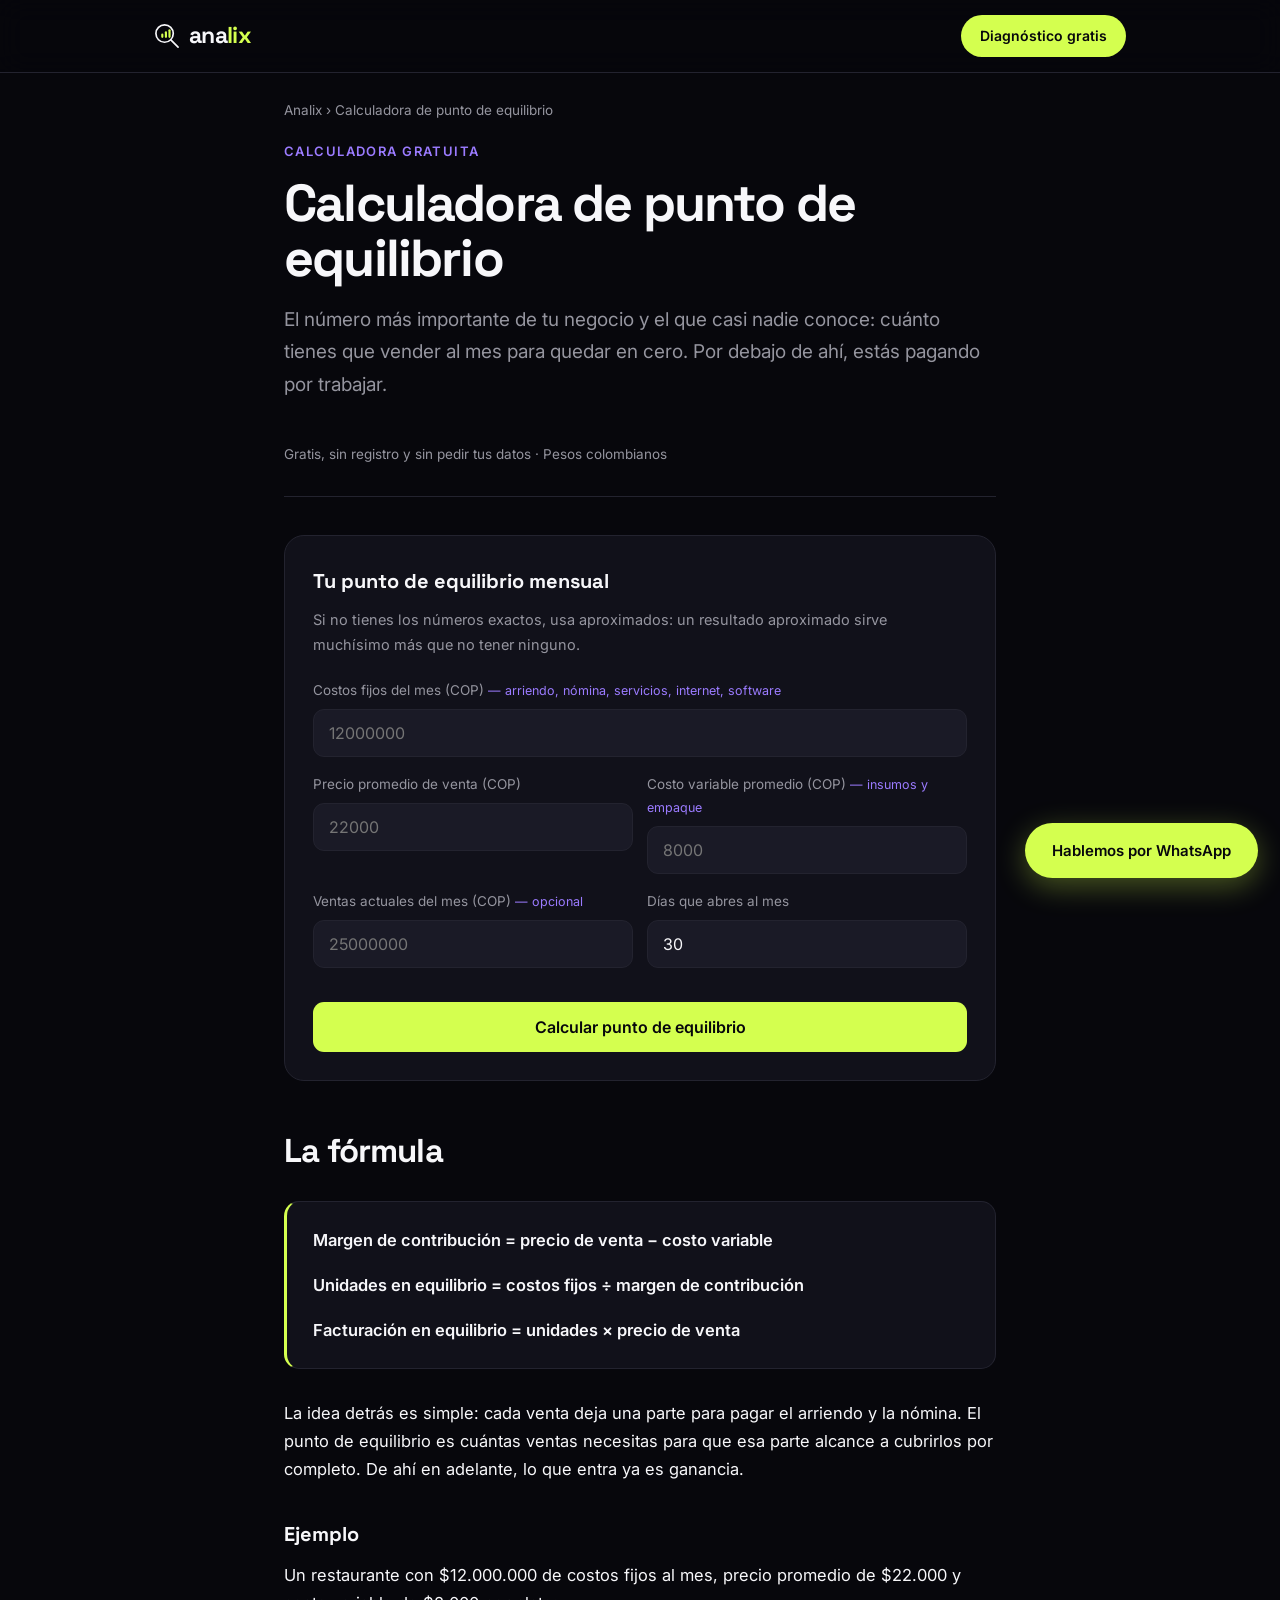
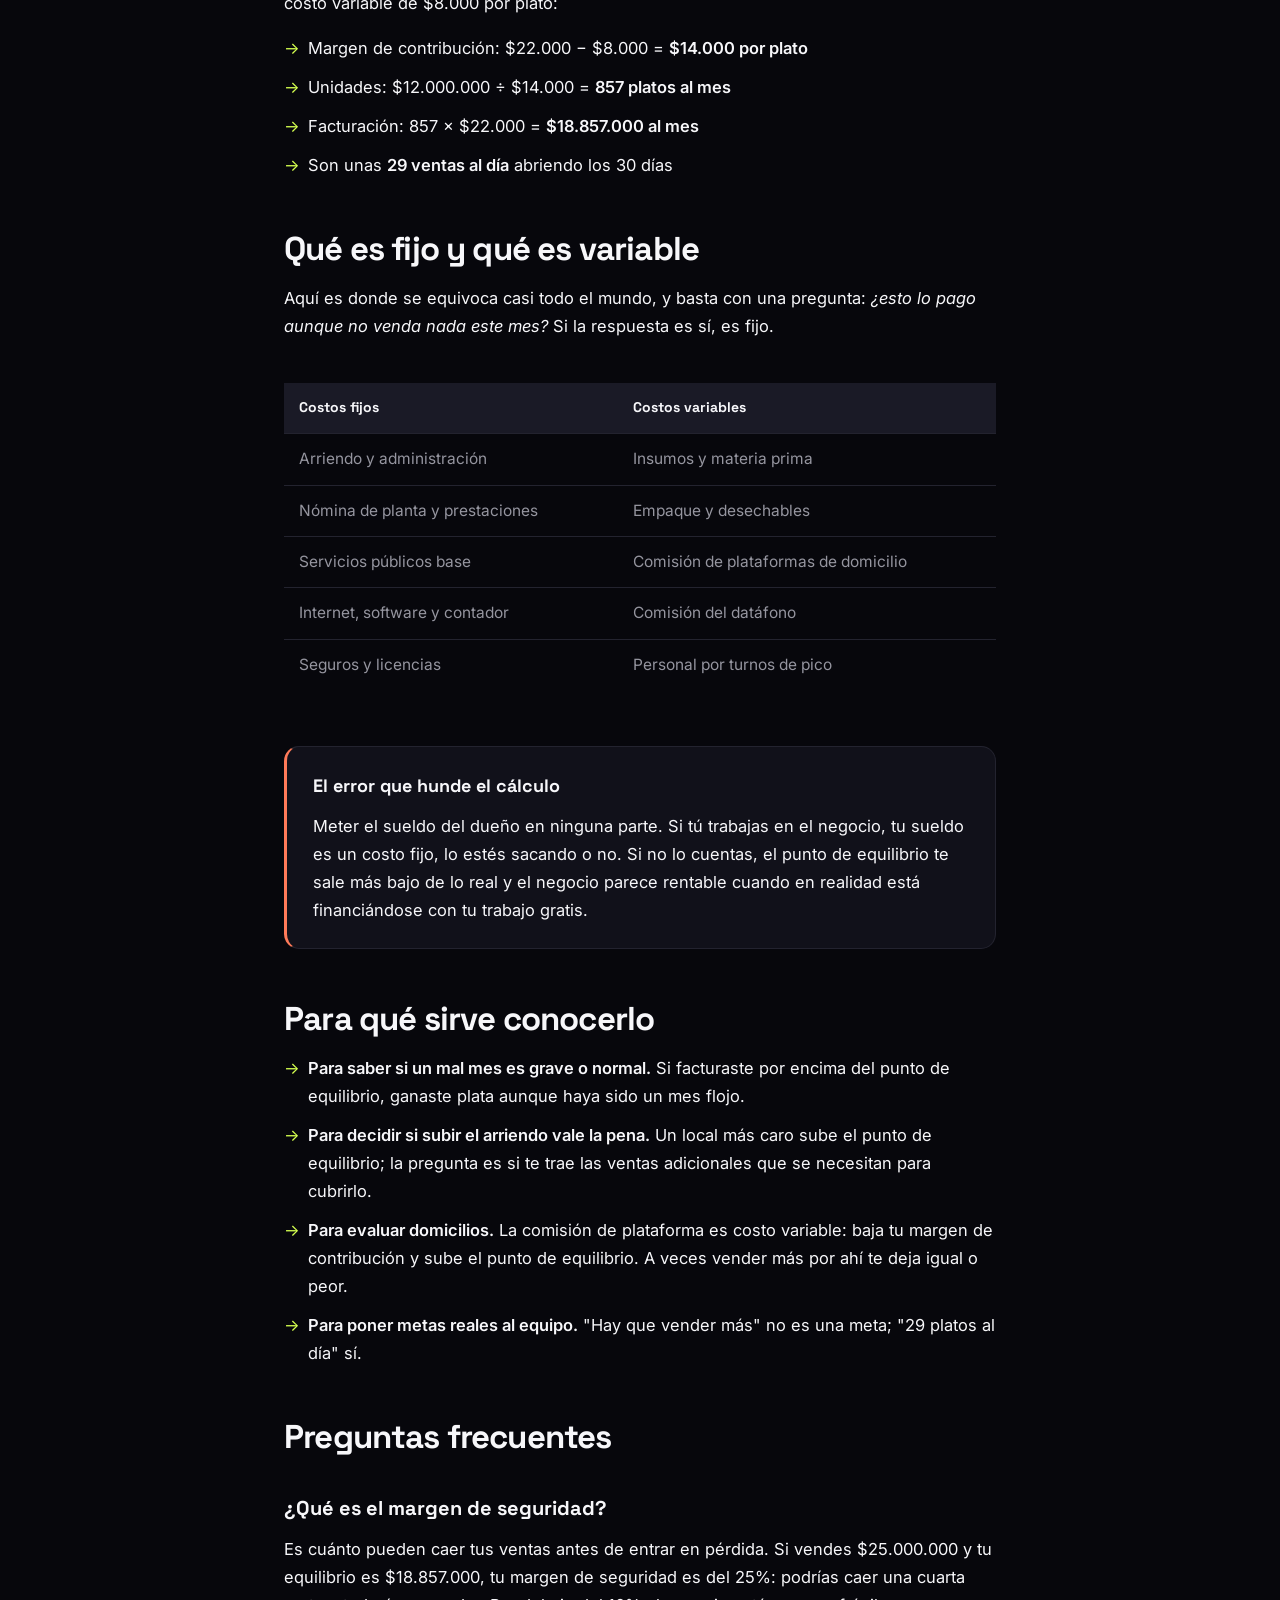
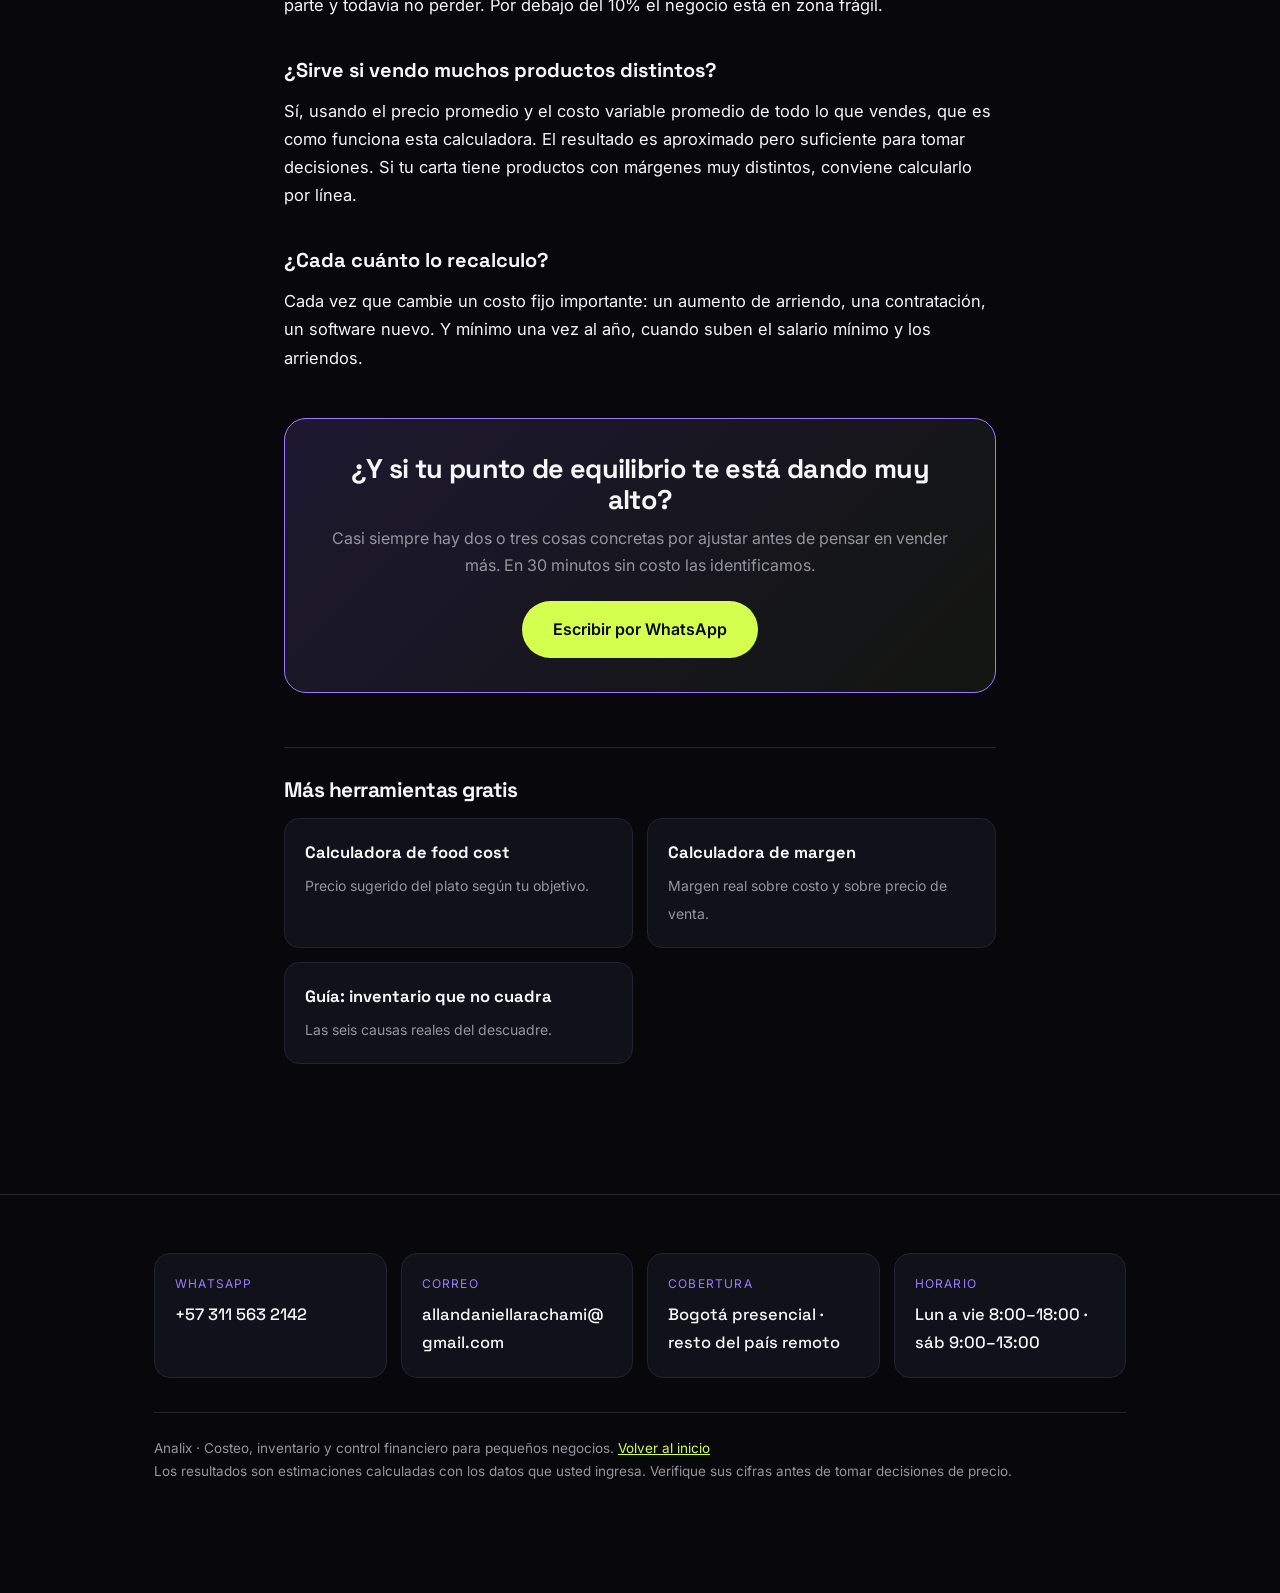
<file: calculadora-punto-de-equilibrio.html>
<!DOCTYPE html>
<html lang="es-CO">
<head>
<meta charset="UTF-8">
<meta name="viewport" content="width=device-width,initial-scale=1">
<title>Calculadora de punto de equilibrio gratis (fórmula y ejemplo) | Analix</title>
<meta name="description" content="Calculadora de punto de equilibrio gratis en pesos colombianos. Con tus costos fijos, precio y costo variable te dice cuánto tienes que vender al mes para no perder.">
<meta name="theme-color" content="#07070C">
<meta name="author" content="Analix">
<meta name="robots" content="index,follow">
<link rel="canonical" href="https://allandaniellarachami-sys.github.io/calculadora-punto-de-equilibrio.html">
<meta property="og:type" content="website">
<meta property="og:locale" content="es_CO">
<meta property="og:site_name" content="Analix">
<meta property="og:title" content="Calculadora de punto de equilibrio gratis">
<meta property="og:description" content="Cuánto tienes que vender al mes para no perder, con la fórmula explicada y un ejemplo en pesos.">
<meta property="og:url" content="https://allandaniellarachami-sys.github.io/calculadora-punto-de-equilibrio.html">
<meta property="og:image" content="https://allandaniellarachami-sys.github.io/preview.png">
<meta name="twitter:card" content="summary_large_image">
<meta name="twitter:title" content="Calculadora de punto de equilibrio gratis">
<meta name="twitter:description" content="Cuánto tienes que vender al mes para no perder.">
<meta name="twitter:image" content="https://allandaniellarachami-sys.github.io/preview.png">

<link rel="icon" href="data:image/svg+xml,%3Csvg xmlns='http://www.w3.org/2000/svg' viewBox='0 0 54 54'%3E%3Crect width='54' height='54' rx='11' fill='%2307070C'/%3E%3Ccircle cx='22' cy='22' r='18' fill='none' stroke='%23F7F7FA' stroke-width='3.5'/%3E%3Crect x='15' y='22' width='4.5' height='9' rx='2.25' fill='%23D4FF4F'/%3E%3Crect x='22.5' y='17' width='4.5' height='14' rx='2.25' fill='%23D4FF4F'/%3E%3Crect x='30' y='13' width='4.5' height='18' rx='2.25' fill='%23D4FF4F'/%3E%3Cpath d='M35 35L50 50' stroke='%23F7F7FA' stroke-width='3.5' stroke-linecap='round'/%3E%3C/svg%3E">
<link rel="preconnect" href="https://fonts.googleapis.com">
<link rel="preconnect" href="https://fonts.gstatic.com" crossorigin>
<link href="https://fonts.googleapis.com/css2?family=Space+Grotesk:wght@400;500;700&family=Inter:wght@400;500;600&display=swap" rel="stylesheet">
<link rel="stylesheet" href="analix.css">

<script type="application/ld+json">
{"@context":"https://schema.org","@type":"WebApplication","name":"Calculadora de punto de equilibrio","applicationCategory":"BusinessApplication","operatingSystem":"Navegador web","inLanguage":"es-CO","url":"https://allandaniellarachami-sys.github.io/calculadora-punto-de-equilibrio.html","description":"Calculadora gratuita del punto de equilibrio mensual de un negocio, en pesos colombianos.","offers":{"@type":"Offer","price":"0","priceCurrency":"COP"},"provider":{"@type":"Organization","name":"Analix","url":"https://allandaniellarachami-sys.github.io/"}}
</script>
<script type="application/ld+json">{"@context":"https://schema.org","@type":"FAQPage","mainEntity":[{"@type":"Question","name":"¿Qué es el margen de seguridad?","acceptedAnswer":{"@type":"Answer","text":"Es cuánto pueden caer tus ventas antes de entrar en pérdida. Si vendes $25.000.000 y tu equilibrio es $18.857.000, tu margen de seguridad es del 25%: podrías caer una cuarta parte y todavía no perder. Por debajo del 10% el negocio está en zona frágil."}},{"@type":"Question","name":"¿Sirve si vendo muchos productos distintos?","acceptedAnswer":{"@type":"Answer","text":"Sí, usando el precio promedio y el costo variable promedio de todo lo que vendes, que es como funciona esta calculadora. El resultado es aproximado pero suficiente para tomar decisiones. Si tu carta tiene productos con márgenes muy distintos, conviene calcularlo por línea."}},{"@type":"Question","name":"¿Cada cuánto lo recalculo?","acceptedAnswer":{"@type":"Answer","text":"Cada vez que cambie un costo fijo importante: un aumento de arriendo, una contratación, un software nuevo. Y mínimo una vez al año, cuando suben el salario mínimo y los arriendos."}}]}</script>
<script type="application/ld+json">
{"@context":"https://schema.org","@type":"BreadcrumbList","itemListElement":[
{"@type":"ListItem","position":1,"name":"Analix","item":"https://allandaniellarachami-sys.github.io/"},
{"@type":"ListItem","position":2,"name":"Calculadora de punto de equilibrio","item":"https://allandaniellarachami-sys.github.io/calculadora-punto-de-equilibrio.html"}]}
</script>
</head>
<body>

<a class="skip" href="#contenido">Ir al contenido</a>

<nav><div class="navin">
  <a class="logo" href="./"><svg viewBox="0 0 54 54" fill="none" aria-hidden="true"><circle cx="22" cy="22" r="18" stroke="#F7F7FA" stroke-width="3.5"/><rect x="15" y="22" width="4.5" height="9" rx="2.25" fill="#D4FF4F"/><rect x="22.5" y="17" width="4.5" height="14" rx="2.25" fill="#D4FF4F"/><rect x="30" y="13" width="4.5" height="18" rx="2.25" fill="#D4FF4F"/><path d="M35 35L50 50" stroke="#F7F7FA" stroke-width="3.5" stroke-linecap="round"/></svg>ana<span>lix</span></a>
  <a class="navcta" href="https://wa.me/573115632142?text=Hola%2C%20us%C3%A9%20la%20calculadora%20de%20punto%20de%20equilibrio%20y%20quiero%20el%20diagn%C3%B3stico%20gratuito." target="_blank" rel="noopener">Diagnóstico gratis</a>
</div></nav>

<div class="wrap narrow">
  <div class="crumb"><a href="./">Analix</a> › Calculadora de punto de equilibrio</div>
</div>

<article id="contenido"><div class="wrap narrow">
  <div class="kicker">Calculadora gratuita</div>
  <h1>Calculadora de <em>punto de equilibrio</em></h1>
  <p class="entradilla">El número más importante de tu negocio y el que casi nadie conoce: cuánto tienes que vender al mes para quedar en cero. Por debajo de ahí, estás pagando por trabajar.</p>
  <div class="meta">Gratis, sin registro y sin pedir tus datos · Pesos colombianos</div>

  <div class="calc">
    <h3>Tu punto de equilibrio mensual</h3>
    <p class="ayuda">Si no tienes los números exactos, usa aproximados: un resultado aproximado sirve muchísimo más que no tener ninguno.</p>

    <div class="campo">
      <label for="cf">Costos fijos del mes (COP) <span class="pista">— arriendo, nómina, servicios, internet, software</span></label>
      <input type="number" id="cf" placeholder="12000000" min="0" step="100000" inputmode="numeric">
    </div>

    <div class="cg2">
      <div class="campo">
        <label for="pv">Precio promedio de venta (COP)</label>
        <input type="number" id="pv" placeholder="22000" min="0" step="100" inputmode="numeric">
      </div>
      <div class="campo">
        <label for="cv">Costo variable promedio (COP) <span class="pista">— insumos y empaque</span></label>
        <input type="number" id="cv" placeholder="8000" min="0" step="100" inputmode="numeric">
      </div>
    </div>

    <div class="cg2">
      <div class="campo">
        <label for="va">Ventas actuales del mes (COP) <span class="pista">— opcional</span></label>
        <input type="number" id="va" placeholder="25000000" min="0" step="100000" inputmode="numeric">
      </div>
      <div class="campo">
        <label for="dias">Días que abres al mes</label>
        <input type="number" id="dias" value="30" min="1" max="31" step="1" inputmode="numeric">
      </div>
    </div>

    <div class="err" id="e1" role="alert">Completa costos fijos, precio y costo variable. El precio tiene que ser mayor que el costo variable.</div>
    <button class="go" type="button" onclick="calcular()">Calcular punto de equilibrio</button>

    <div class="res" id="r" aria-live="polite">
      <div class="et">Necesitas facturar al mes</div>
      <div class="num" id="rnum">—</div>
      <p id="rtxt"></p>
      <div class="detalle" id="rdet"></div>
      <a class="cta2" id="rwa" href="https://wa.me/573115632142" target="_blank" rel="noopener">Quiero revisar mis números</a>
    </div>
  </div>

  <h2>La fórmula</h2>

  <div class="caja">
    <p><strong>Margen de contribución = precio de venta − costo variable</strong></p>
    <p><strong>Unidades en equilibrio = costos fijos ÷ margen de contribución</strong></p>
    <p><strong>Facturación en equilibrio = unidades × precio de venta</strong></p>
  </div>

  <p>La idea detrás es simple: cada venta deja una parte para pagar el arriendo y la nómina. El punto de equilibrio es cuántas ventas necesitas para que esa parte alcance a cubrirlos por completo. De ahí en adelante, lo que entra ya es ganancia.</p>

  <h3>Ejemplo</h3>
  <p>Un restaurante con $12.000.000 de costos fijos al mes, precio promedio de $22.000 y costo variable de $8.000 por plato:</p>
  <ul>
    <li>Margen de contribución: $22.000 − $8.000 = <strong>$14.000 por plato</strong></li>
    <li>Unidades: $12.000.000 ÷ $14.000 = <strong>857 platos al mes</strong></li>
    <li>Facturación: 857 × $22.000 = <strong>$18.857.000 al mes</strong></li>
    <li>Son unas <strong>29 ventas al día</strong> abriendo los 30 días</li>
  </ul>

  <h2>Qué es fijo y qué es variable</h2>

  <p>Aquí es donde se equivoca casi todo el mundo, y basta con una pregunta: <em>¿esto lo pago aunque no venda nada este mes?</em> Si la respuesta es sí, es fijo.</p>

  <div class="tscroll">
  <table class="tabla">
    <thead><tr><th>Costos fijos</th><th>Costos variables</th></tr></thead>
    <tbody>
      <tr><td>Arriendo y administración</td><td>Insumos y materia prima</td></tr>
      <tr><td>Nómina de planta y prestaciones</td><td>Empaque y desechables</td></tr>
      <tr><td>Servicios públicos base</td><td>Comisión de plataformas de domicilio</td></tr>
      <tr><td>Internet, software y contador</td><td>Comisión del datáfono</td></tr>
      <tr><td>Seguros y licencias</td><td>Personal por turnos de pico</td></tr>
    </tbody>
  </table>
  </div>

  <div class="caja alerta">
    <h3>El error que hunde el cálculo</h3>
    <p>Meter el sueldo del dueño en ninguna parte. Si tú trabajas en el negocio, tu sueldo es un costo fijo, lo estés sacando o no. Si no lo cuentas, el punto de equilibrio te sale más bajo de lo real y el negocio parece rentable cuando en realidad está financiándose con tu trabajo gratis.</p>
  </div>

  <h2>Para qué sirve conocerlo</h2>

  <ul>
    <li><strong>Para saber si un mal mes es grave o normal.</strong> Si facturaste por encima del punto de equilibrio, ganaste plata aunque haya sido un mes flojo.</li>
    <li><strong>Para decidir si subir el arriendo vale la pena.</strong> Un local más caro sube el punto de equilibrio; la pregunta es si te trae las ventas adicionales que se necesitan para cubrirlo.</li>
    <li><strong>Para evaluar domicilios.</strong> La comisión de plataforma es costo variable: baja tu margen de contribución y sube el punto de equilibrio. A veces vender más por ahí te deja igual o peor.</li>
    <li><strong>Para poner metas reales al equipo.</strong> "Hay que vender más" no es una meta; "29 platos al día" sí.</li>
  </ul>

  <h2>Preguntas frecuentes</h2>

  <h3>¿Qué es el margen de seguridad?</h3>
  <p>Es cuánto pueden caer tus ventas antes de entrar en pérdida. Si vendes $25.000.000 y tu equilibrio es $18.857.000, tu margen de seguridad es del 25%: podrías caer una cuarta parte y todavía no perder. Por debajo del 10% el negocio está en zona frágil.</p>

  <h3>¿Sirve si vendo muchos productos distintos?</h3>
  <p>Sí, usando el precio promedio y el costo variable promedio de todo lo que vendes, que es como funciona esta calculadora. El resultado es aproximado pero suficiente para tomar decisiones. Si tu carta tiene productos con márgenes muy distintos, conviene calcularlo por línea.</p>

  <h3>¿Cada cuánto lo recalculo?</h3>
  <p>Cada vez que cambie un costo fijo importante: un aumento de arriendo, una contratación, un software nuevo. Y mínimo una vez al año, cuando suben el salario mínimo y los arriendos.</p>

  <div class="cta">
    <h2>¿Y si tu punto de equilibrio te está dando muy alto?</h2>
    <p>Casi siempre hay dos o tres cosas concretas por ajustar antes de pensar en vender más. En 30 minutos sin costo las identificamos.</p>
    <a class="btn" href="https://wa.me/573115632142?text=Hola%2C%20calcul%C3%A9%20mi%20punto%20de%20equilibrio%20y%20quiero%20el%20diagn%C3%B3stico%20gratuito%20de%2030%20minutos." target="_blank" rel="noopener">Escribir por WhatsApp</a>
  </div>

  <div class="sig">
    <h2>Más herramientas gratis</h2>
    <div class="sigl">
      <a class="sigc" href="./calculadora-food-cost.html"><b>Calculadora de food cost</b><span>Precio sugerido del plato según tu objetivo.</span></a>
      <a class="sigc" href="./calculadora-margen-de-ganancia.html"><b>Calculadora de margen</b><span>Margen real sobre costo y sobre precio de venta.</span></a>
      <a class="sigc" href="./inventario-que-no-cuadra.html"><b>Guía: inventario que no cuadra</b><span>Las seis causas reales del descuadre.</span></a>
    </div>
  </div>
</div></article>

<footer><div class="wrap">
  <div class="fgrid">
    <div class="cbox"><div class="ck">WhatsApp</div><a class="cv" href="https://wa.me/573115632142" target="_blank" rel="noopener">+57 311 563 2142</a></div>
    <div class="cbox"><div class="ck">Correo</div><a class="cv" href="mailto:allandaniellarachami@gmail.com">allandaniellarachami@gmail.com</a></div>
    <div class="cbox"><div class="ck">Cobertura</div><div class="cv">Bogotá presencial · resto del país remoto</div></div>
    <div class="cbox"><div class="ck">Horario</div><div class="cv">Lun a vie 8:00–18:00 · sáb 9:00–13:00</div></div>
  </div>
  <div class="fmeta">
    Analix · Costeo, inventario y control financiero para pequeños negocios. <a href="./">Volver al inicio</a><br>
    Los resultados son estimaciones calculadas con los datos que usted ingresa. Verifique sus cifras antes de tomar decisiones de precio.
  </div>
</div></footer>

<a class="float" href="https://wa.me/573115632142?text=Hola%2C%20quiero%20el%20diagn%C3%B3stico%20gratuito." target="_blank" rel="noopener" aria-label="Escribir por WhatsApp">Hablemos por WhatsApp</a>

<script>
const g = id => document.getElementById(id);
const cop = n => '$' + new Intl.NumberFormat('es-CO', {maximumFractionDigits:0}).format(Math.round(n));
const mil = n => new Intl.NumberFormat('es-CO', {maximumFractionDigits:0}).format(Math.round(n));
const WA = 'https://wa.me/573115632142?text=';
const val = id => { const v = parseFloat(g(id).value); return isNaN(v) ? null : v; };

function calcular(){
  const cf = val('cf'), pv = val('pv'), cv = val('cv');
  if (cf === null || pv === null || cv === null || cf < 0 || pv <= 0 || cv < 0 || pv <= cv) {
    g('e1').classList.add('on'); g('r').classList.remove('on'); return;
  }
  g('e1').classList.remove('on');

  const dias = Math.max(1, val('dias') || 30);
  const contrib = pv - cv;
  const unidades = cf / contrib;
  const facturacion = unidades * pv;
  const porDia = unidades / dias;
  const margenContribPct = contrib / pv * 100;

  g('rnum').textContent = cop(facturacion);
  g('rnum').classList.remove('mal');

  let det = `<span>Margen de contribución por venta <b>${cop(contrib)} (${margenContribPct.toFixed(1)}%)</b></span>` +
            `<span>Unidades al mes <b>${mil(unidades)}</b></span>` +
            `<span>Unidades al día (${dias} días) <b>${mil(porDia)}</b></span>`;

  let txt = `Cada venta deja ${cop(contrib)} para cubrir tus costos fijos. Necesitas ${mil(unidades)} ventas al mes, unas ${mil(porDia)} al día abriendo ${dias} días. De ahí en adelante empiezas a ganar.`;
  let msg = `Hola, calculé mi punto de equilibrio.\n\nCostos fijos: ${cop(cf)} al mes\nPrecio promedio: ${cop(pv)}\nCosto variable: ${cop(cv)}\nPunto de equilibrio: ${cop(facturacion)} al mes (${mil(unidades)} unidades)`;

  const va = val('va');
  if (va !== null && va > 0) {
    const seguridad = (va - facturacion) / va * 100;
    const util = va - facturacion > 0 ? (va - facturacion) * (contrib / pv) : (va - facturacion) * (contrib / pv);
    det += `<span>Tus ventas actuales <b>${cop(va)}</b></span>` +
           `<span>Margen de seguridad <b>${seguridad.toFixed(1)}%</b></span>`;
    msg += `\nVentas actuales: ${cop(va)}\nMargen de seguridad: ${seguridad.toFixed(1)}%`;

    if (va < facturacion) {
      g('rnum').classList.add('mal');
      txt = `Estás por debajo del punto de equilibrio: facturas ${cop(va)} y necesitas ${cop(facturacion)}. Te faltan ${cop(facturacion - va)} al mes, unas ${mil((facturacion - va) / pv)} ventas adicionales. Mientras tanto el negocio pierde cerca de ${cop(Math.abs(util))} al mes.`;
    } else if (seguridad < 10) {
      txt = `Estás por encima del equilibrio, pero apretado: tu margen de seguridad es ${seguridad.toFixed(1)}%. Una caída de ventas de apenas esa proporción te pone en pérdida. Por encima del 20% se respira tranquilo.`;
    } else {
      txt = `Vas bien: facturas ${cop(va)} contra un equilibrio de ${cop(facturacion)}, con un margen de seguridad del ${seguridad.toFixed(1)}%. Tus ventas pueden caer esa proporción antes de entrar en pérdida, y la utilidad aproximada es de ${cop(util)} al mes.`;
    }
  }

  g('rtxt').textContent = txt;
  g('rdet').innerHTML = det;
  g('rwa').href = WA + encodeURIComponent(msg + '\n\nQuiero revisar mis números.');
  g('r').classList.add('on');
}
</script>
</body>
</html>
</file>
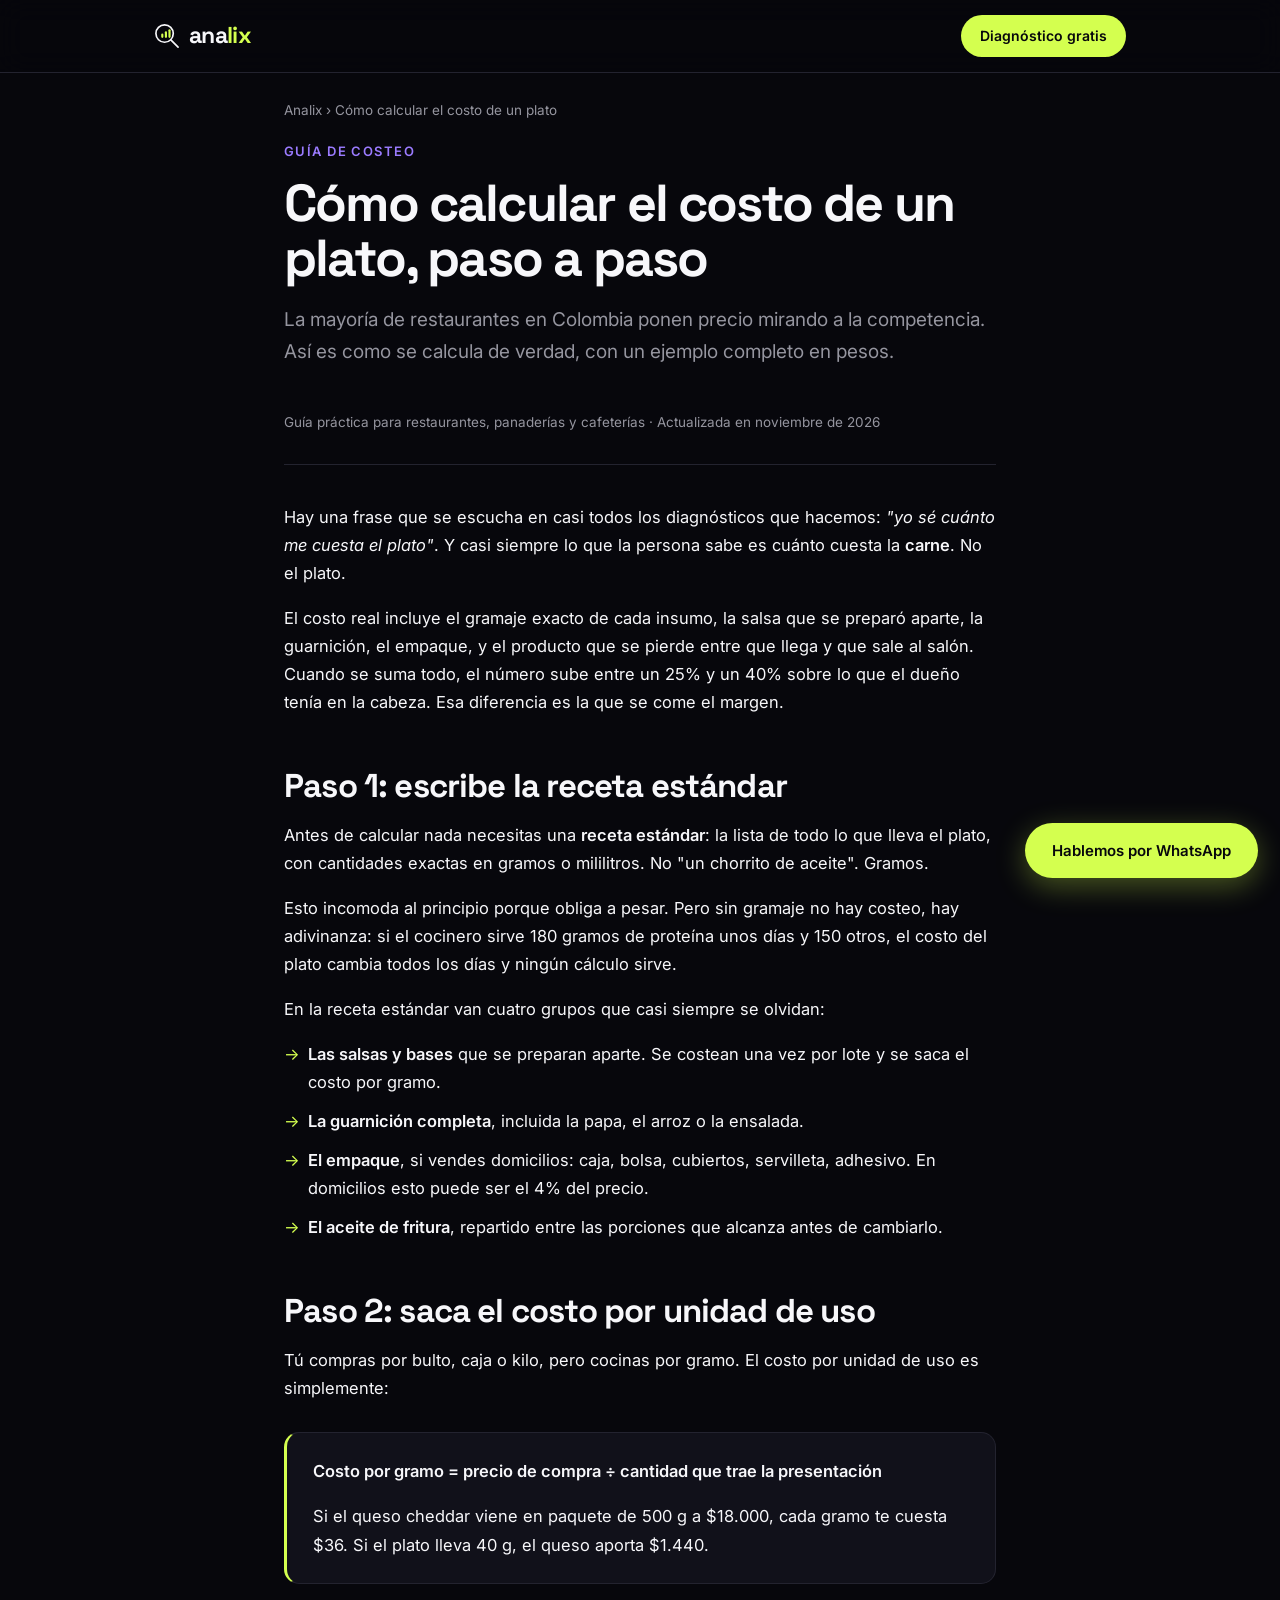
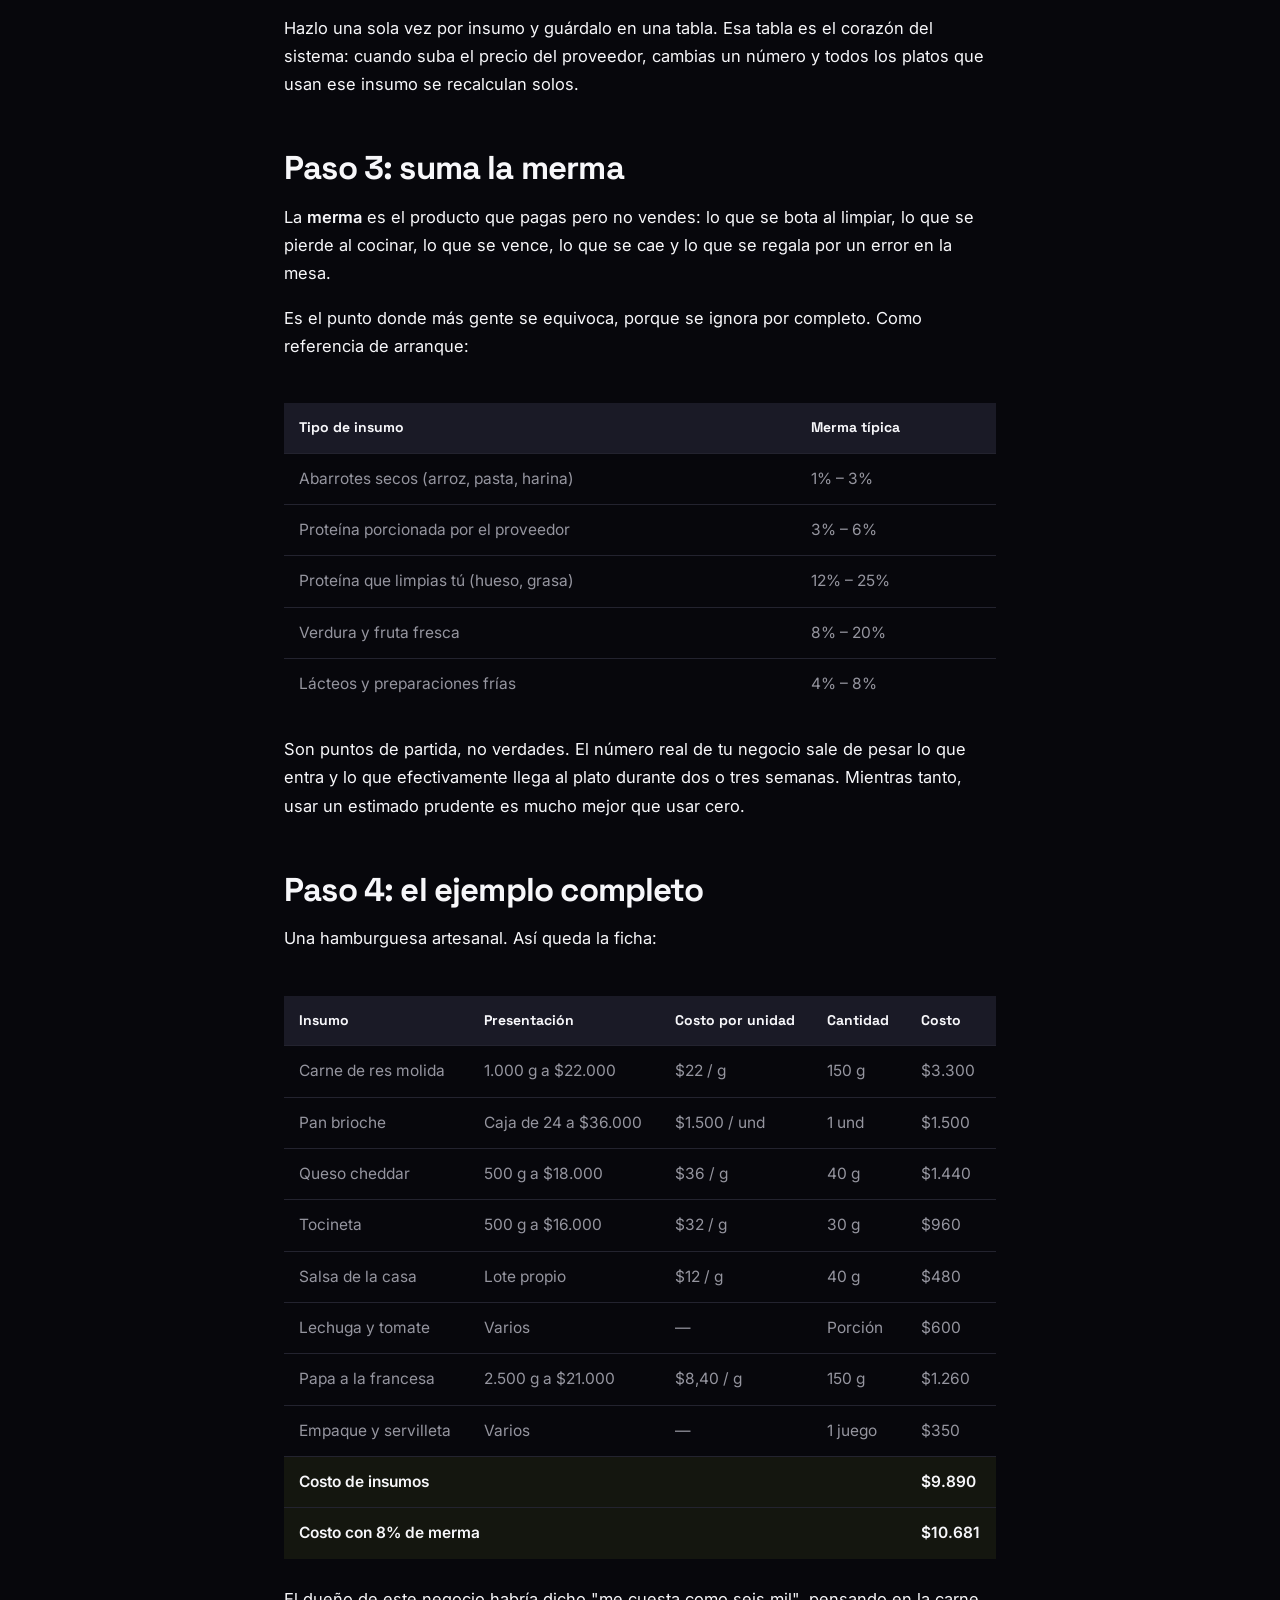
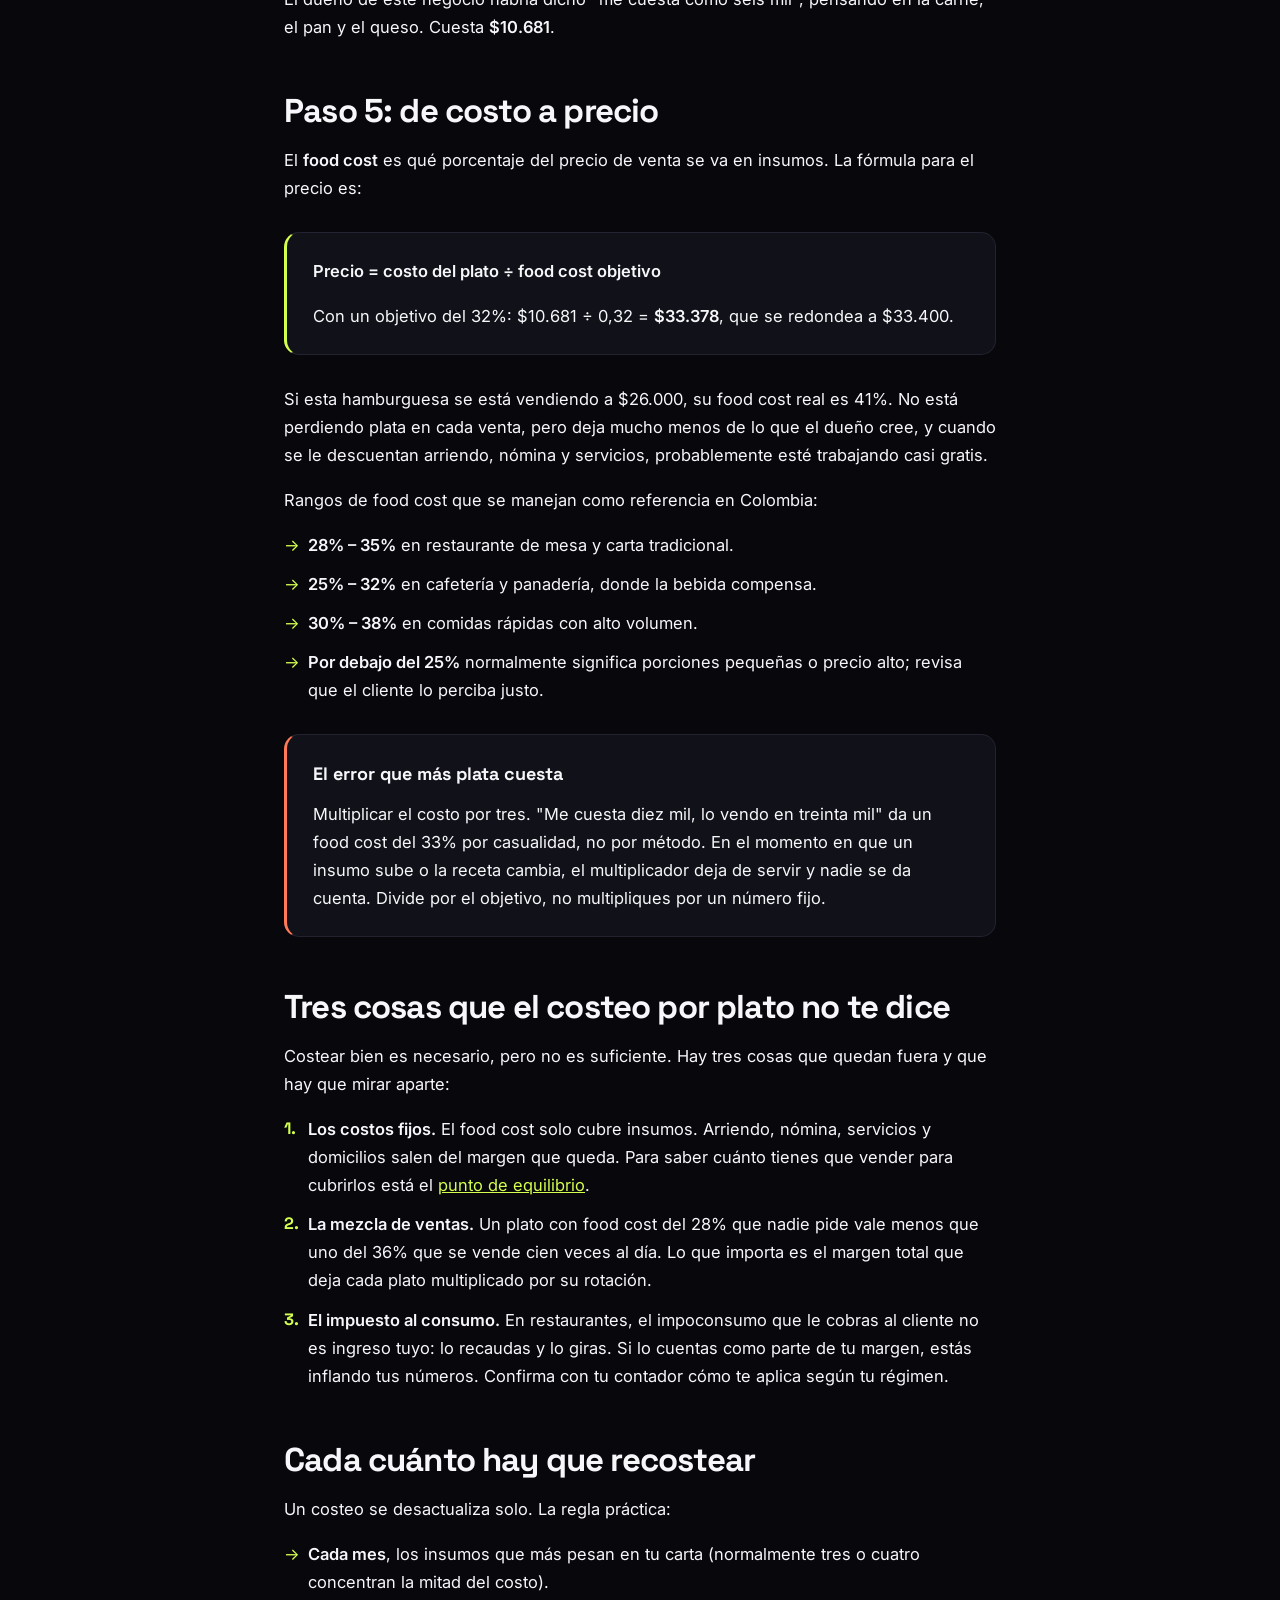
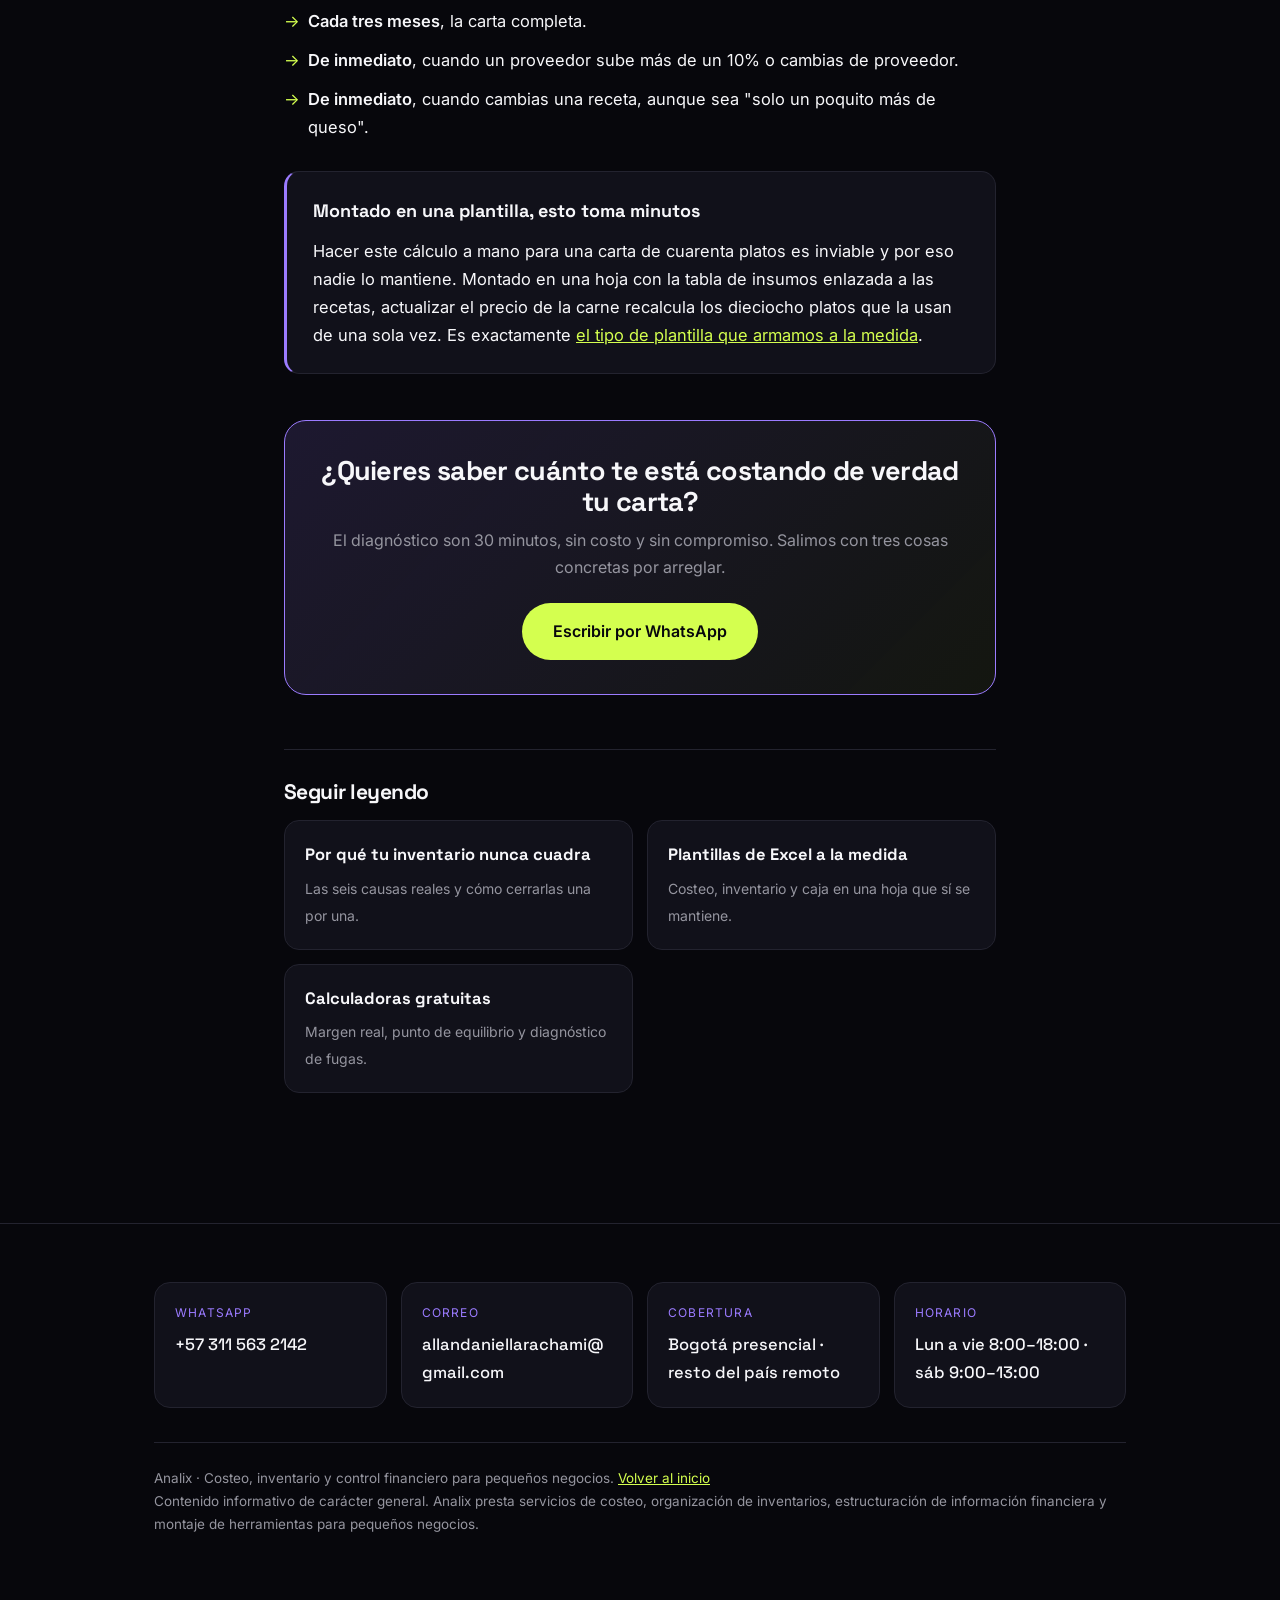
<file: costear-un-plato.html>
<!DOCTYPE html>
<html lang="es-CO">
<head>
<meta charset="UTF-8">
<meta name="viewport" content="width=device-width,initial-scale=1">
<title>Cómo calcular el costo de un plato paso a paso (ejemplo en pesos) | Analix</title>
<meta name="description" content="Guía práctica para costear un plato en Colombia: receta estándar, costo por gramo, merma y precio según food cost. Con un ejemplo completo en pesos colombianos.">
<meta name="theme-color" content="#07070C">
<meta name="author" content="Analix">
<meta name="robots" content="index,follow">
<link rel="canonical" href="https://allandaniellarachami-sys.github.io/costear-un-plato.html">
<meta property="og:type" content="article">
<meta property="og:locale" content="es_CO">
<meta property="og:site_name" content="Analix">
<meta property="og:title" content="Cómo calcular el costo de un plato paso a paso">
<meta property="og:description" content="Receta estándar, costo por gramo, merma y precio según food cost. Ejemplo completo en pesos colombianos.">
<meta property="og:url" content="https://allandaniellarachami-sys.github.io/costear-un-plato.html">
<meta property="og:image" content="https://allandaniellarachami-sys.github.io/preview.png">
<meta name="twitter:card" content="summary_large_image">
<meta name="twitter:title" content="Cómo calcular el costo de un plato paso a paso">
<meta name="twitter:description" content="Guía de costeo para restaurantes y panaderías, con ejemplo en pesos colombianos.">
<meta name="twitter:image" content="https://allandaniellarachami-sys.github.io/preview.png">

<link rel="icon" href="data:image/svg+xml,%3Csvg xmlns='http://www.w3.org/2000/svg' viewBox='0 0 54 54'%3E%3Crect width='54' height='54' rx='11' fill='%2307070C'/%3E%3Ccircle cx='22' cy='22' r='18' fill='none' stroke='%23F7F7FA' stroke-width='3.5'/%3E%3Crect x='15' y='22' width='4.5' height='9' rx='2.25' fill='%23D4FF4F'/%3E%3Crect x='22.5' y='17' width='4.5' height='14' rx='2.25' fill='%23D4FF4F'/%3E%3Crect x='30' y='13' width='4.5' height='18' rx='2.25' fill='%23D4FF4F'/%3E%3Cpath d='M35 35L50 50' stroke='%23F7F7FA' stroke-width='3.5' stroke-linecap='round'/%3E%3C/svg%3E">
<link rel="preconnect" href="https://fonts.googleapis.com">
<link rel="preconnect" href="https://fonts.gstatic.com" crossorigin>
<link href="https://fonts.googleapis.com/css2?family=Space+Grotesk:wght@400;500;700&family=Inter:wght@400;500;600&display=swap" rel="stylesheet">
<link rel="stylesheet" href="analix.css">

<script type="application/ld+json">
{"@context":"https://schema.org","@type":"HowTo","name":"Cómo calcular el costo de un plato","description":"Método paso a paso para costear un plato de restaurante en Colombia, desde la receta estándar hasta el precio de venta.","inLanguage":"es-CO","totalTime":"PT30M","step":[
{"@type":"HowToStep","name":"Escribir la receta estándar","text":"Anota cada insumo del plato con la cantidad exacta en gramos o mililitros, incluyendo salsas, guarnición y empaque."},
{"@type":"HowToStep","name":"Calcular el costo por unidad de uso","text":"Divide el precio de compra entre la cantidad que trae la presentación para obtener el costo por gramo o por mililitro."},
{"@type":"HowToStep","name":"Sumar la merma","text":"Agrega el porcentaje de producto que se pierde al limpiar, cocinar o por desperdicio."},
{"@type":"HowToStep","name":"Fijar el precio según el food cost objetivo","text":"Divide el costo total del plato entre el food cost objetivo expresado como fracción."}]}
</script>
<script type="application/ld+json">
{"@context":"https://schema.org","@type":"BreadcrumbList","itemListElement":[
{"@type":"ListItem","position":1,"name":"Analix","item":"https://allandaniellarachami-sys.github.io/"},
{"@type":"ListItem","position":2,"name":"Cómo calcular el costo de un plato","item":"https://allandaniellarachami-sys.github.io/costear-un-plato.html"}]}
</script>
</head>
<body>

<a class="skip" href="#contenido">Ir al contenido</a>

<nav><div class="navin">
  <a class="logo" href="./"><svg viewBox="0 0 54 54" fill="none" aria-hidden="true"><circle cx="22" cy="22" r="18" stroke="#F7F7FA" stroke-width="3.5"/><rect x="15" y="22" width="4.5" height="9" rx="2.25" fill="#D4FF4F"/><rect x="22.5" y="17" width="4.5" height="14" rx="2.25" fill="#D4FF4F"/><rect x="30" y="13" width="4.5" height="18" rx="2.25" fill="#D4FF4F"/><path d="M35 35L50 50" stroke="#F7F7FA" stroke-width="3.5" stroke-linecap="round"/></svg>ana<span>lix</span></a>
  <a class="navcta" href="https://wa.me/573115632142?text=Hola%2C%20le%C3%AD%20la%20gu%C3%ADa%20de%20costeo%20y%20quiero%20el%20diagn%C3%B3stico%20gratuito." target="_blank" rel="noopener">Diagnóstico gratis</a>
</div></nav>

<div class="wrap narrow">
  <div class="crumb"><a href="./">Analix</a> › Cómo calcular el costo de un plato</div>
</div>

<article id="contenido"><div class="wrap narrow">
  <div class="kicker">Guía de costeo</div>
  <h1>Cómo calcular el costo de un plato, <em>paso a paso</em></h1>
  <p class="entradilla">La mayoría de restaurantes en Colombia ponen precio mirando a la competencia. Así es como se calcula de verdad, con un ejemplo completo en pesos.</p>
  <div class="meta">Guía práctica para restaurantes, panaderías y cafeterías · Actualizada en noviembre de 2026</div>

  <p>Hay una frase que se escucha en casi todos los diagnósticos que hacemos: <em>"yo sé cuánto me cuesta el plato"</em>. Y casi siempre lo que la persona sabe es cuánto cuesta la <strong>carne</strong>. No el plato.</p>

  <p>El costo real incluye el gramaje exacto de cada insumo, la salsa que se preparó aparte, la guarnición, el empaque, y el producto que se pierde entre que llega y que sale al salón. Cuando se suma todo, el número sube entre un 25% y un 40% sobre lo que el dueño tenía en la cabeza. Esa diferencia es la que se come el margen.</p>

  <h2>Paso 1: escribe la receta estándar</h2>

  <p>Antes de calcular nada necesitas una <strong>receta estándar</strong>: la lista de todo lo que lleva el plato, con cantidades exactas en gramos o mililitros. No "un chorrito de aceite". Gramos.</p>

  <p>Esto incomoda al principio porque obliga a pesar. Pero sin gramaje no hay costeo, hay adivinanza: si el cocinero sirve 180 gramos de proteína unos días y 150 otros, el costo del plato cambia todos los días y ningún cálculo sirve.</p>

  <p>En la receta estándar van cuatro grupos que casi siempre se olvidan:</p>

  <ul>
    <li><strong>Las salsas y bases</strong> que se preparan aparte. Se costean una vez por lote y se saca el costo por gramo.</li>
    <li><strong>La guarnición completa</strong>, incluida la papa, el arroz o la ensalada.</li>
    <li><strong>El empaque</strong>, si vendes domicilios: caja, bolsa, cubiertos, servilleta, adhesivo. En domicilios esto puede ser el 4% del precio.</li>
    <li><strong>El aceite de fritura</strong>, repartido entre las porciones que alcanza antes de cambiarlo.</li>
  </ul>

  <h2>Paso 2: saca el costo por unidad de uso</h2>

  <p>Tú compras por bulto, caja o kilo, pero cocinas por gramo. El costo por unidad de uso es simplemente:</p>

  <div class="caja">
    <p><strong>Costo por gramo = precio de compra ÷ cantidad que trae la presentación</strong></p>
    <p>Si el queso cheddar viene en paquete de 500 g a $18.000, cada gramo te cuesta $36. Si el plato lleva 40 g, el queso aporta $1.440.</p>
  </div>

  <p>Hazlo una sola vez por insumo y guárdalo en una tabla. Esa tabla es el corazón del sistema: cuando suba el precio del proveedor, cambias un número y todos los platos que usan ese insumo se recalculan solos.</p>

  <h2>Paso 3: suma la merma</h2>

  <p>La <strong>merma</strong> es el producto que pagas pero no vendes: lo que se bota al limpiar, lo que se pierde al cocinar, lo que se vence, lo que se cae y lo que se regala por un error en la mesa.</p>

  <p>Es el punto donde más gente se equivoca, porque se ignora por completo. Como referencia de arranque:</p>

  <div class="tscroll">
  <table class="tabla">
    <thead><tr><th>Tipo de insumo</th><th>Merma típica</th></tr></thead>
    <tbody>
      <tr><td>Abarrotes secos (arroz, pasta, harina)</td><td>1% – 3%</td></tr>
      <tr><td>Proteína porcionada por el proveedor</td><td>3% – 6%</td></tr>
      <tr><td>Proteína que limpias tú (hueso, grasa)</td><td>12% – 25%</td></tr>
      <tr><td>Verdura y fruta fresca</td><td>8% – 20%</td></tr>
      <tr><td>Lácteos y preparaciones frías</td><td>4% – 8%</td></tr>
    </tbody>
  </table>
  </div>

  <p>Son puntos de partida, no verdades. El número real de tu negocio sale de pesar lo que entra y lo que efectivamente llega al plato durante dos o tres semanas. Mientras tanto, usar un estimado prudente es mucho mejor que usar cero.</p>

  <h2>Paso 4: el ejemplo completo</h2>

  <p>Una hamburguesa artesanal. Así queda la ficha:</p>

  <div class="tscroll">
  <table class="tabla">
    <thead><tr><th>Insumo</th><th>Presentación</th><th>Costo por unidad</th><th>Cantidad</th><th>Costo</th></tr></thead>
    <tbody>
      <tr><td>Carne de res molida</td><td>1.000 g a $22.000</td><td>$22 / g</td><td>150 g</td><td>$3.300</td></tr>
      <tr><td>Pan brioche</td><td>Caja de 24 a $36.000</td><td>$1.500 / und</td><td>1 und</td><td>$1.500</td></tr>
      <tr><td>Queso cheddar</td><td>500 g a $18.000</td><td>$36 / g</td><td>40 g</td><td>$1.440</td></tr>
      <tr><td>Tocineta</td><td>500 g a $16.000</td><td>$32 / g</td><td>30 g</td><td>$960</td></tr>
      <tr><td>Salsa de la casa</td><td>Lote propio</td><td>$12 / g</td><td>40 g</td><td>$480</td></tr>
      <tr><td>Lechuga y tomate</td><td>Varios</td><td>—</td><td>Porción</td><td>$600</td></tr>
      <tr><td>Papa a la francesa</td><td>2.500 g a $21.000</td><td>$8,40 / g</td><td>150 g</td><td>$1.260</td></tr>
      <tr><td>Empaque y servilleta</td><td>Varios</td><td>—</td><td>1 juego</td><td>$350</td></tr>
      <tr class="tot"><td colspan="4">Costo de insumos</td><td>$9.890</td></tr>
      <tr class="tot"><td colspan="4">Costo con 8% de merma</td><td>$10.681</td></tr>
    </tbody>
  </table>
  </div>

  <p>El dueño de este negocio habría dicho "me cuesta como seis mil", pensando en la carne, el pan y el queso. Cuesta <strong>$10.681</strong>.</p>

  <h2>Paso 5: de costo a precio</h2>

  <p>El <strong>food cost</strong> es qué porcentaje del precio de venta se va en insumos. La fórmula para el precio es:</p>

  <div class="caja">
    <p><strong>Precio = costo del plato ÷ food cost objetivo</strong></p>
    <p>Con un objetivo del 32%: $10.681 ÷ 0,32 = <strong>$33.378</strong>, que se redondea a $33.400.</p>
  </div>

  <p>Si esta hamburguesa se está vendiendo a $26.000, su food cost real es 41%. No está perdiendo plata en cada venta, pero deja mucho menos de lo que el dueño cree, y cuando se le descuentan arriendo, nómina y servicios, probablemente esté trabajando casi gratis.</p>

  <p>Rangos de food cost que se manejan como referencia en Colombia:</p>

  <ul>
    <li><strong>28% – 35%</strong> en restaurante de mesa y carta tradicional.</li>
    <li><strong>25% – 32%</strong> en cafetería y panadería, donde la bebida compensa.</li>
    <li><strong>30% – 38%</strong> en comidas rápidas con alto volumen.</li>
    <li><strong>Por debajo del 25%</strong> normalmente significa porciones pequeñas o precio alto; revisa que el cliente lo perciba justo.</li>
  </ul>

  <div class="caja alerta">
    <h3>El error que más plata cuesta</h3>
    <p>Multiplicar el costo por tres. "Me cuesta diez mil, lo vendo en treinta mil" da un food cost del 33% por casualidad, no por método. En el momento en que un insumo sube o la receta cambia, el multiplicador deja de servir y nadie se da cuenta. Divide por el objetivo, no multipliques por un número fijo.</p>
  </div>

  <h2>Tres cosas que el costeo por plato no te dice</h2>

  <p>Costear bien es necesario, pero no es suficiente. Hay tres cosas que quedan fuera y que hay que mirar aparte:</p>

  <ol>
    <li><strong>Los costos fijos.</strong> El food cost solo cubre insumos. Arriendo, nómina, servicios y domicilios salen del margen que queda. Para saber cuánto tienes que vender para cubrirlos está el <a href="./#diagnostico">punto de equilibrio</a>.</li>
    <li><strong>La mezcla de ventas.</strong> Un plato con food cost del 28% que nadie pide vale menos que uno del 36% que se vende cien veces al día. Lo que importa es el margen total que deja cada plato multiplicado por su rotación.</li>
    <li><strong>El impuesto al consumo.</strong> En restaurantes, el impoconsumo que le cobras al cliente no es ingreso tuyo: lo recaudas y lo giras. Si lo cuentas como parte de tu margen, estás inflando tus números. Confirma con tu contador cómo te aplica según tu régimen.</li>
  </ol>

  <h2>Cada cuánto hay que recostear</h2>

  <p>Un costeo se desactualiza solo. La regla práctica:</p>

  <ul>
    <li><strong>Cada mes</strong>, los insumos que más pesan en tu carta (normalmente tres o cuatro concentran la mitad del costo).</li>
    <li><strong>Cada tres meses</strong>, la carta completa.</li>
    <li><strong>De inmediato</strong>, cuando un proveedor sube más de un 10% o cambias de proveedor.</li>
    <li><strong>De inmediato</strong>, cuando cambias una receta, aunque sea "solo un poquito más de queso".</li>
  </ul>

  <div class="caja nota">
    <h3>Montado en una plantilla, esto toma minutos</h3>
    <p>Hacer este cálculo a mano para una carta de cuarenta platos es inviable y por eso nadie lo mantiene. Montado en una hoja con la tabla de insumos enlazada a las recetas, actualizar el precio de la carne recalcula los dieciocho platos que la usan de una sola vez. Es exactamente <a href="./plantillas-excel-para-negocios.html">el tipo de plantilla que armamos a la medida</a>.</p>
  </div>

  <div class="cta">
    <h2>¿Quieres saber cuánto te está costando de verdad tu carta?</h2>
    <p>El diagnóstico son 30 minutos, sin costo y sin compromiso. Salimos con tres cosas concretas por arreglar.</p>
    <a class="btn" href="https://wa.me/573115632142?text=Hola%2C%20le%C3%AD%20la%20gu%C3%ADa%20de%20costeo%20de%20platos%20y%20quiero%20el%20diagn%C3%B3stico%20gratuito%20de%2030%20minutos." target="_blank" rel="noopener">Escribir por WhatsApp</a>
  </div>

  <div class="sig">
    <h2>Seguir leyendo</h2>
    <div class="sigl">
      <a class="sigc" href="./inventario-que-no-cuadra.html"><b>Por qué tu inventario nunca cuadra</b><span>Las seis causas reales y cómo cerrarlas una por una.</span></a>
      <a class="sigc" href="./plantillas-excel-para-negocios.html"><b>Plantillas de Excel a la medida</b><span>Costeo, inventario y caja en una hoja que sí se mantiene.</span></a>
      <a class="sigc" href="./#diagnostico"><b>Calculadoras gratuitas</b><span>Margen real, punto de equilibrio y diagnóstico de fugas.</span></a>
    </div>
  </div>
</div></article>

<footer><div class="wrap">
  <div class="fgrid">
    <div class="cbox"><div class="ck">WhatsApp</div><a class="cv" href="https://wa.me/573115632142" target="_blank" rel="noopener">+57 311 563 2142</a></div>
    <div class="cbox"><div class="ck">Correo</div><a class="cv" href="mailto:allandaniellarachami@gmail.com">allandaniellarachami@gmail.com</a></div>
    <div class="cbox"><div class="ck">Cobertura</div><div class="cv">Bogotá presencial · resto del país remoto</div></div>
    <div class="cbox"><div class="ck">Horario</div><div class="cv">Lun a vie 8:00–18:00 · sáb 9:00–13:00</div></div>
  </div>
  <div class="fmeta">
    Analix · Costeo, inventario y control financiero para pequeños negocios. <a href="./">Volver al inicio</a><br>
    Contenido informativo de carácter general. Analix presta servicios de costeo, organización de inventarios, estructuración de información financiera y montaje de herramientas para pequeños negocios.
  </div>
</div></footer>

<a class="float" href="https://wa.me/573115632142?text=Hola%2C%20quiero%20el%20diagn%C3%B3stico%20gratuito." target="_blank" rel="noopener" aria-label="Escribir por WhatsApp">Hablemos por WhatsApp</a>

</body>
</html>
</file>
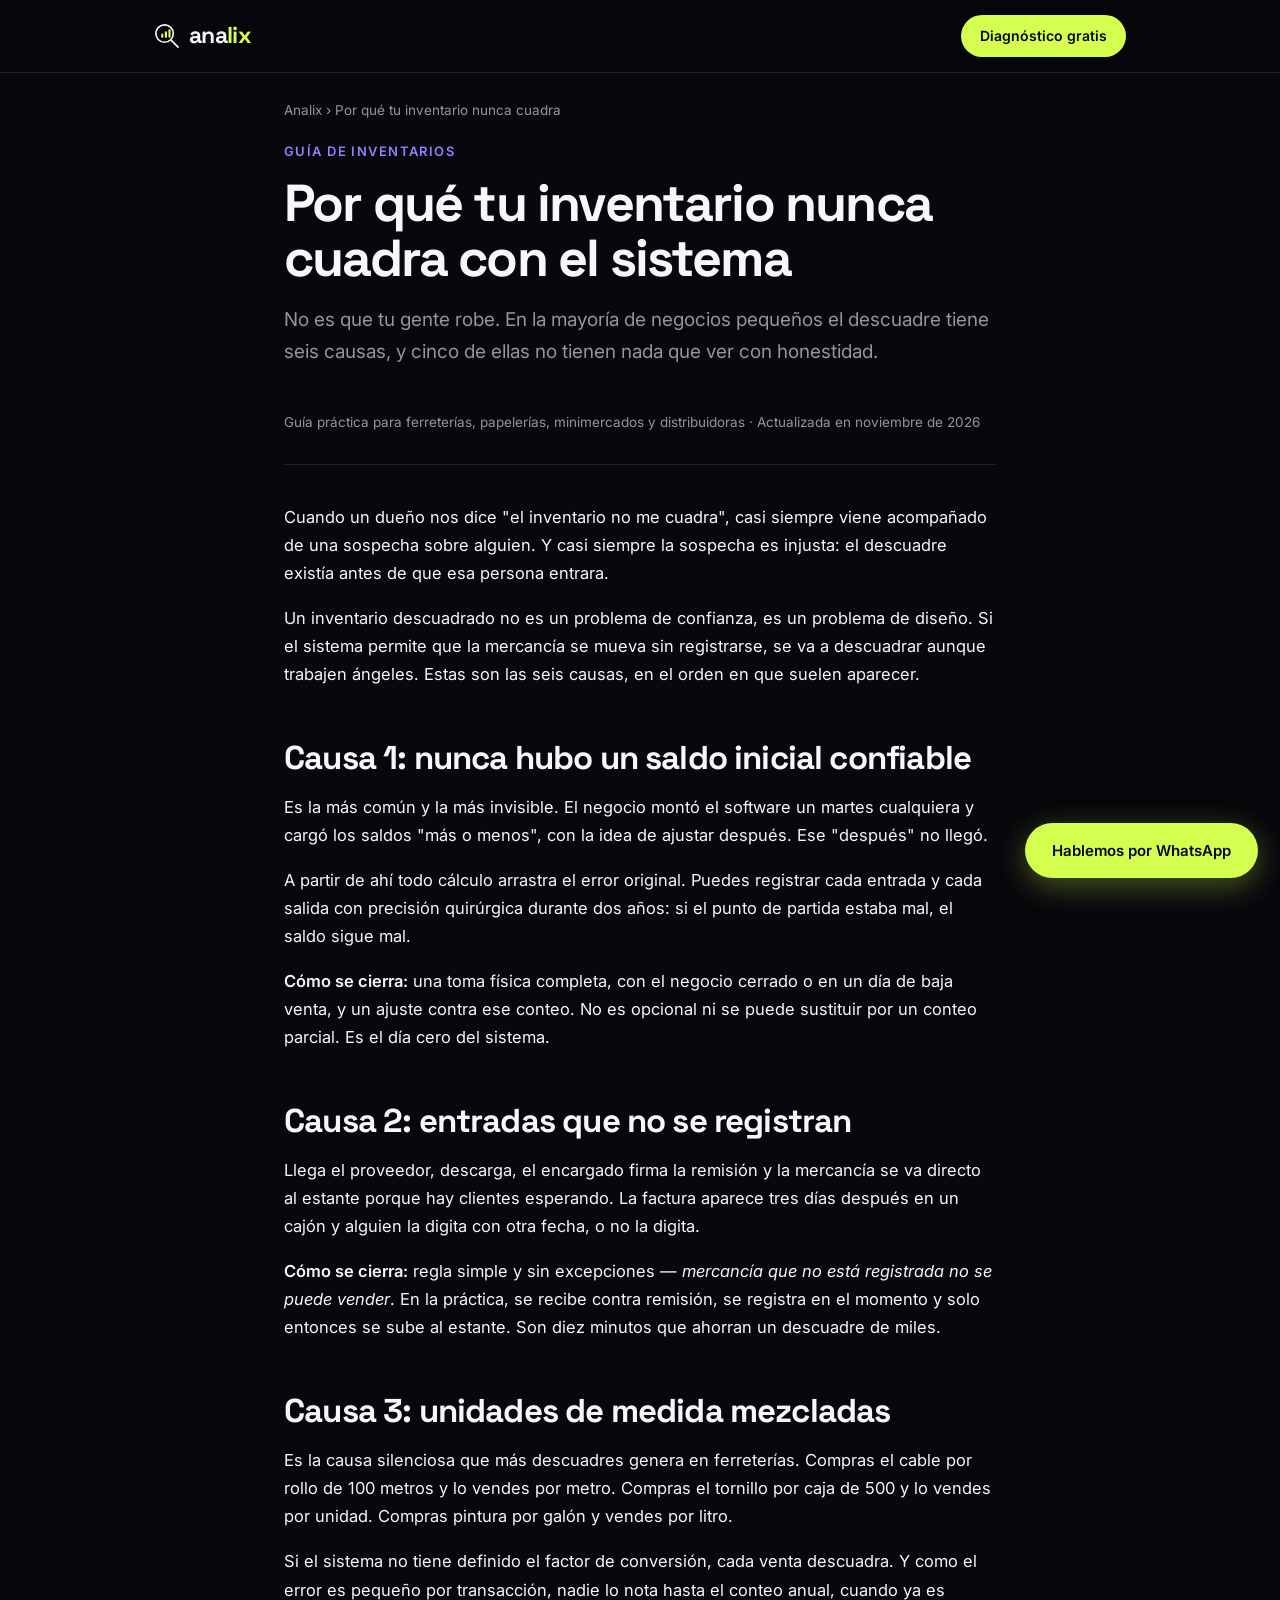
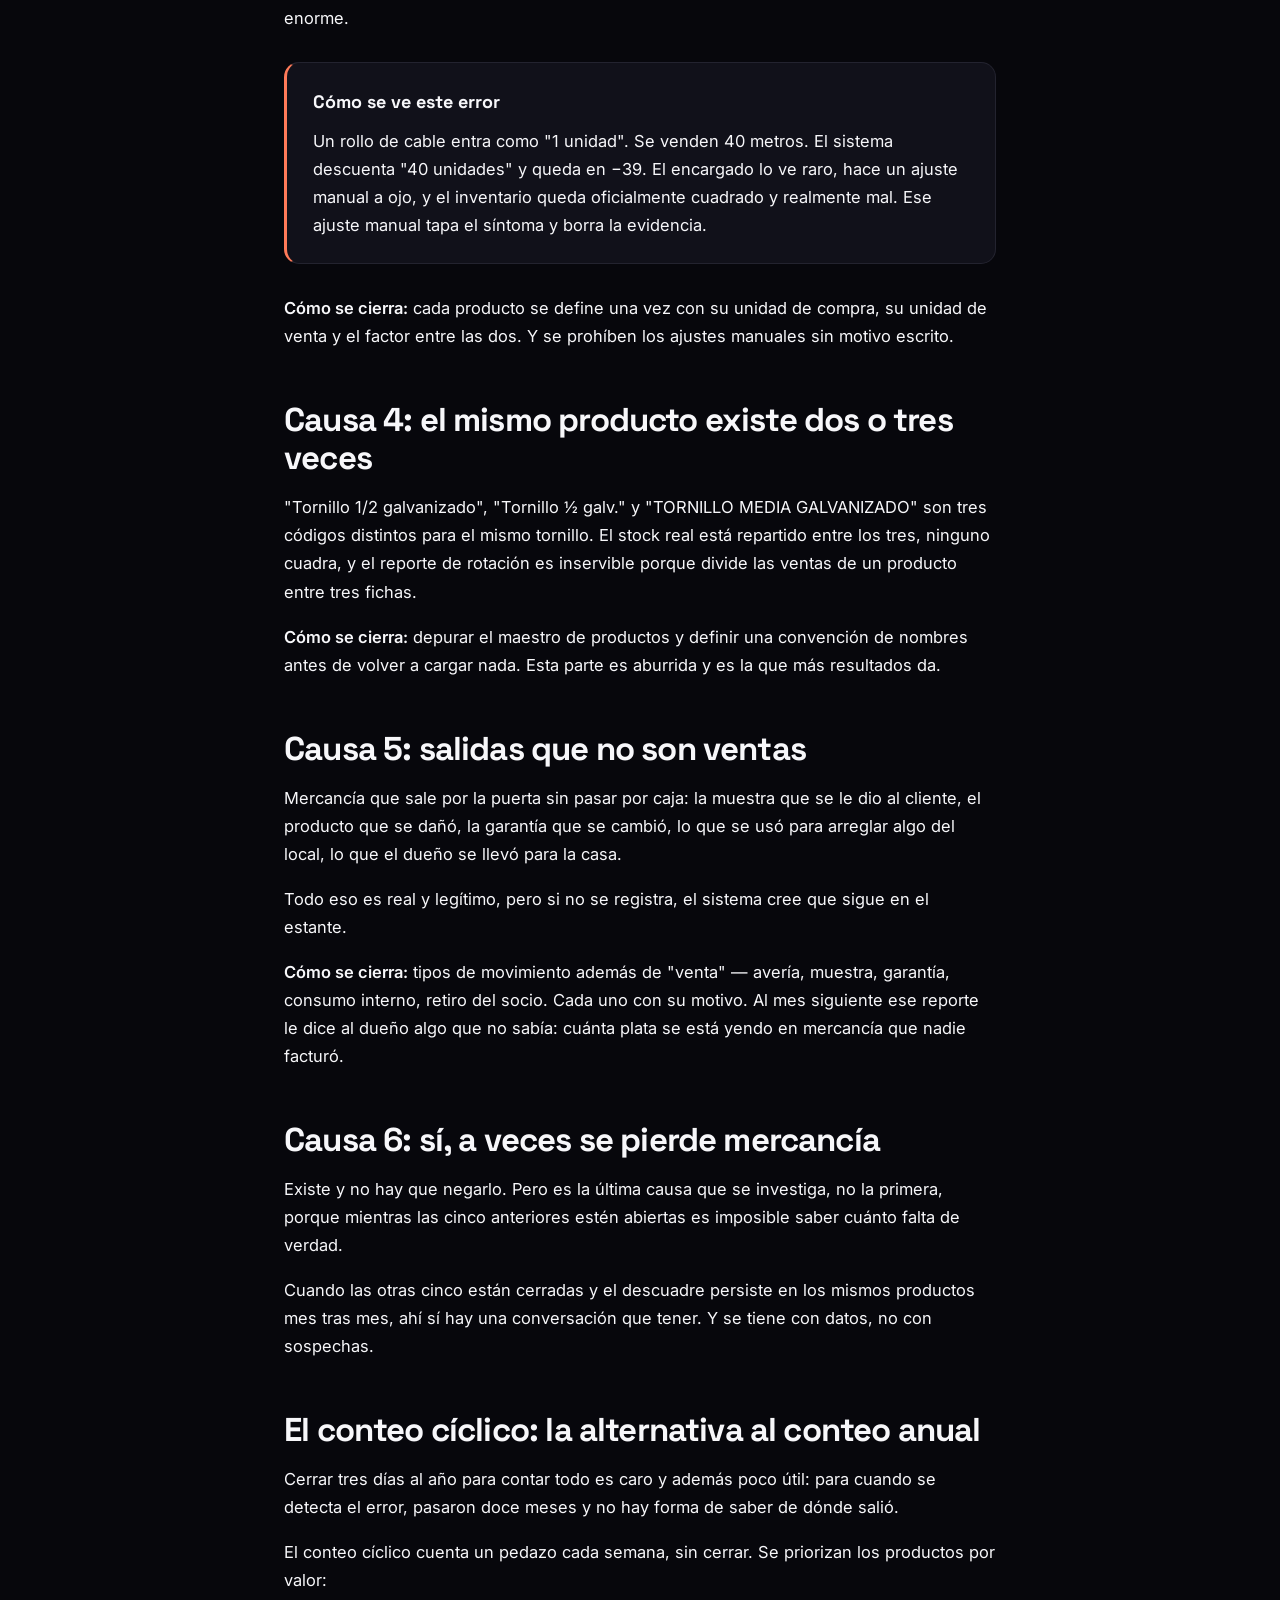
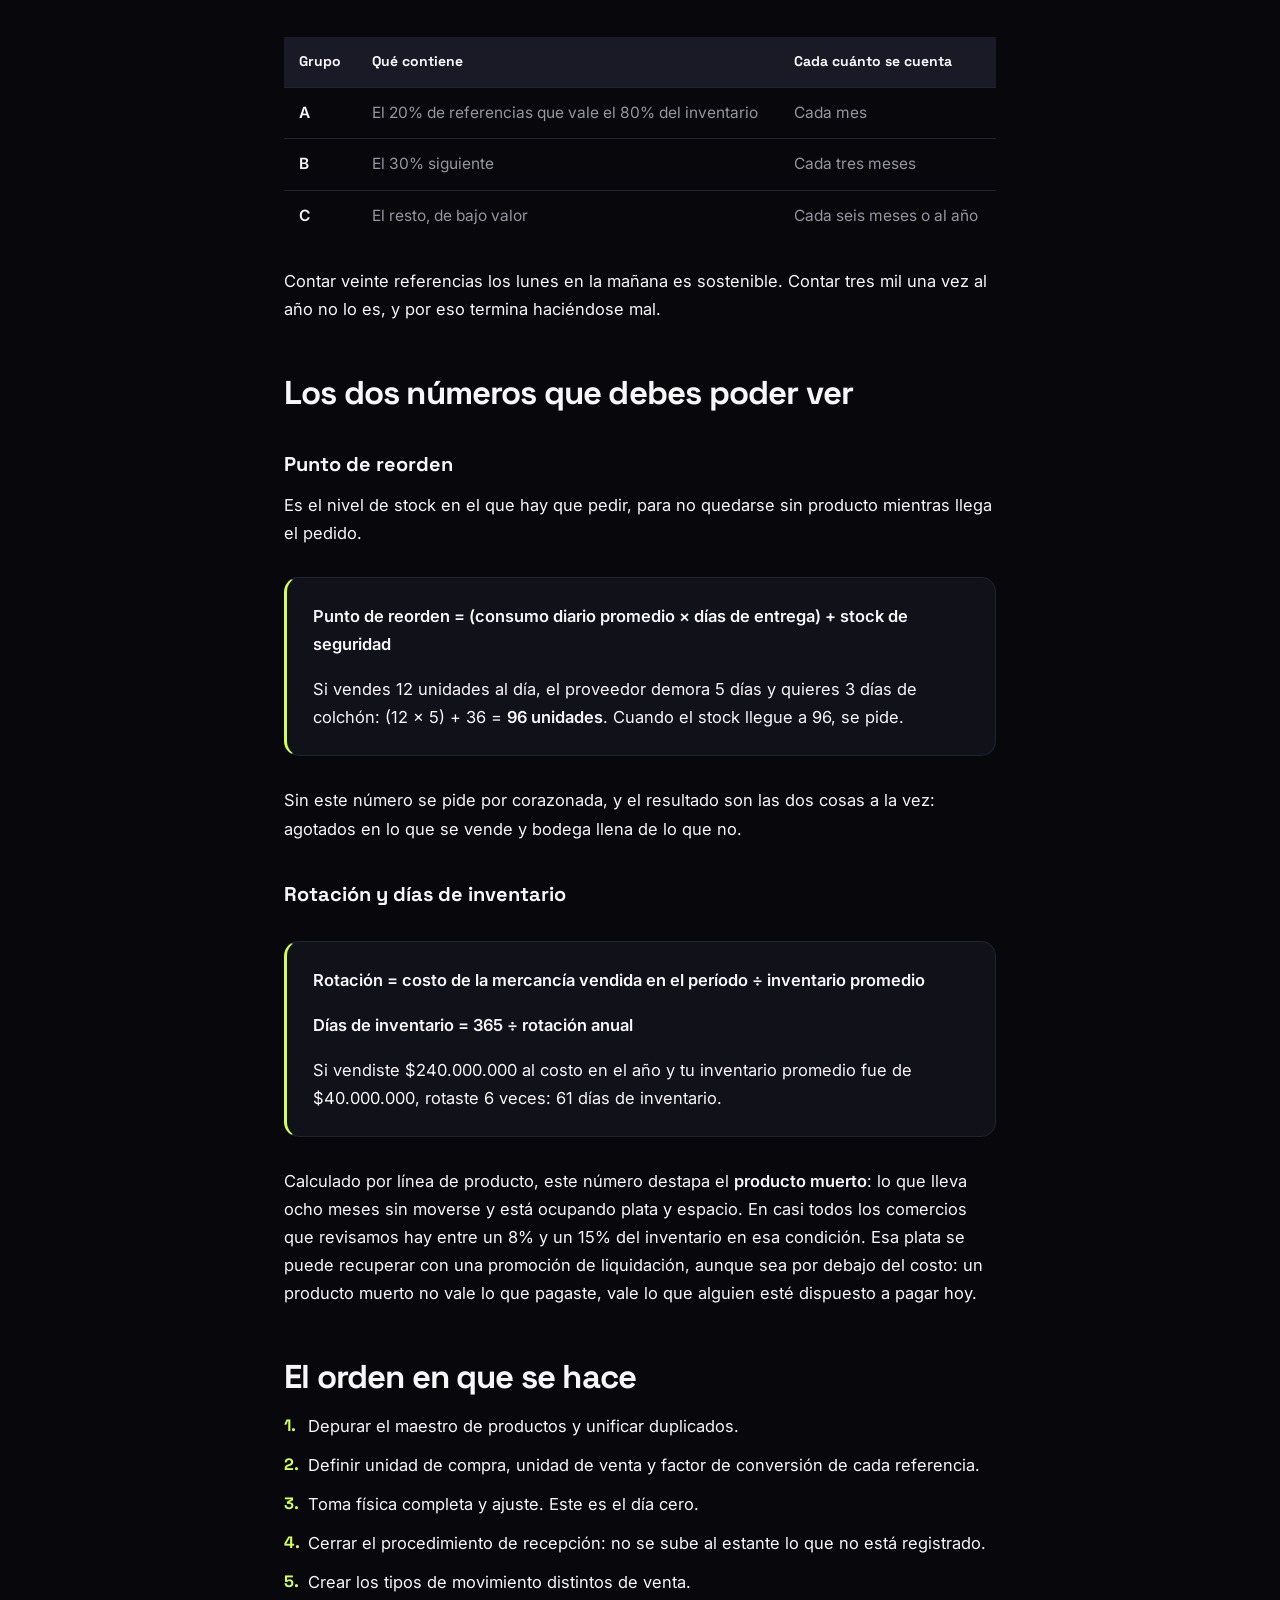
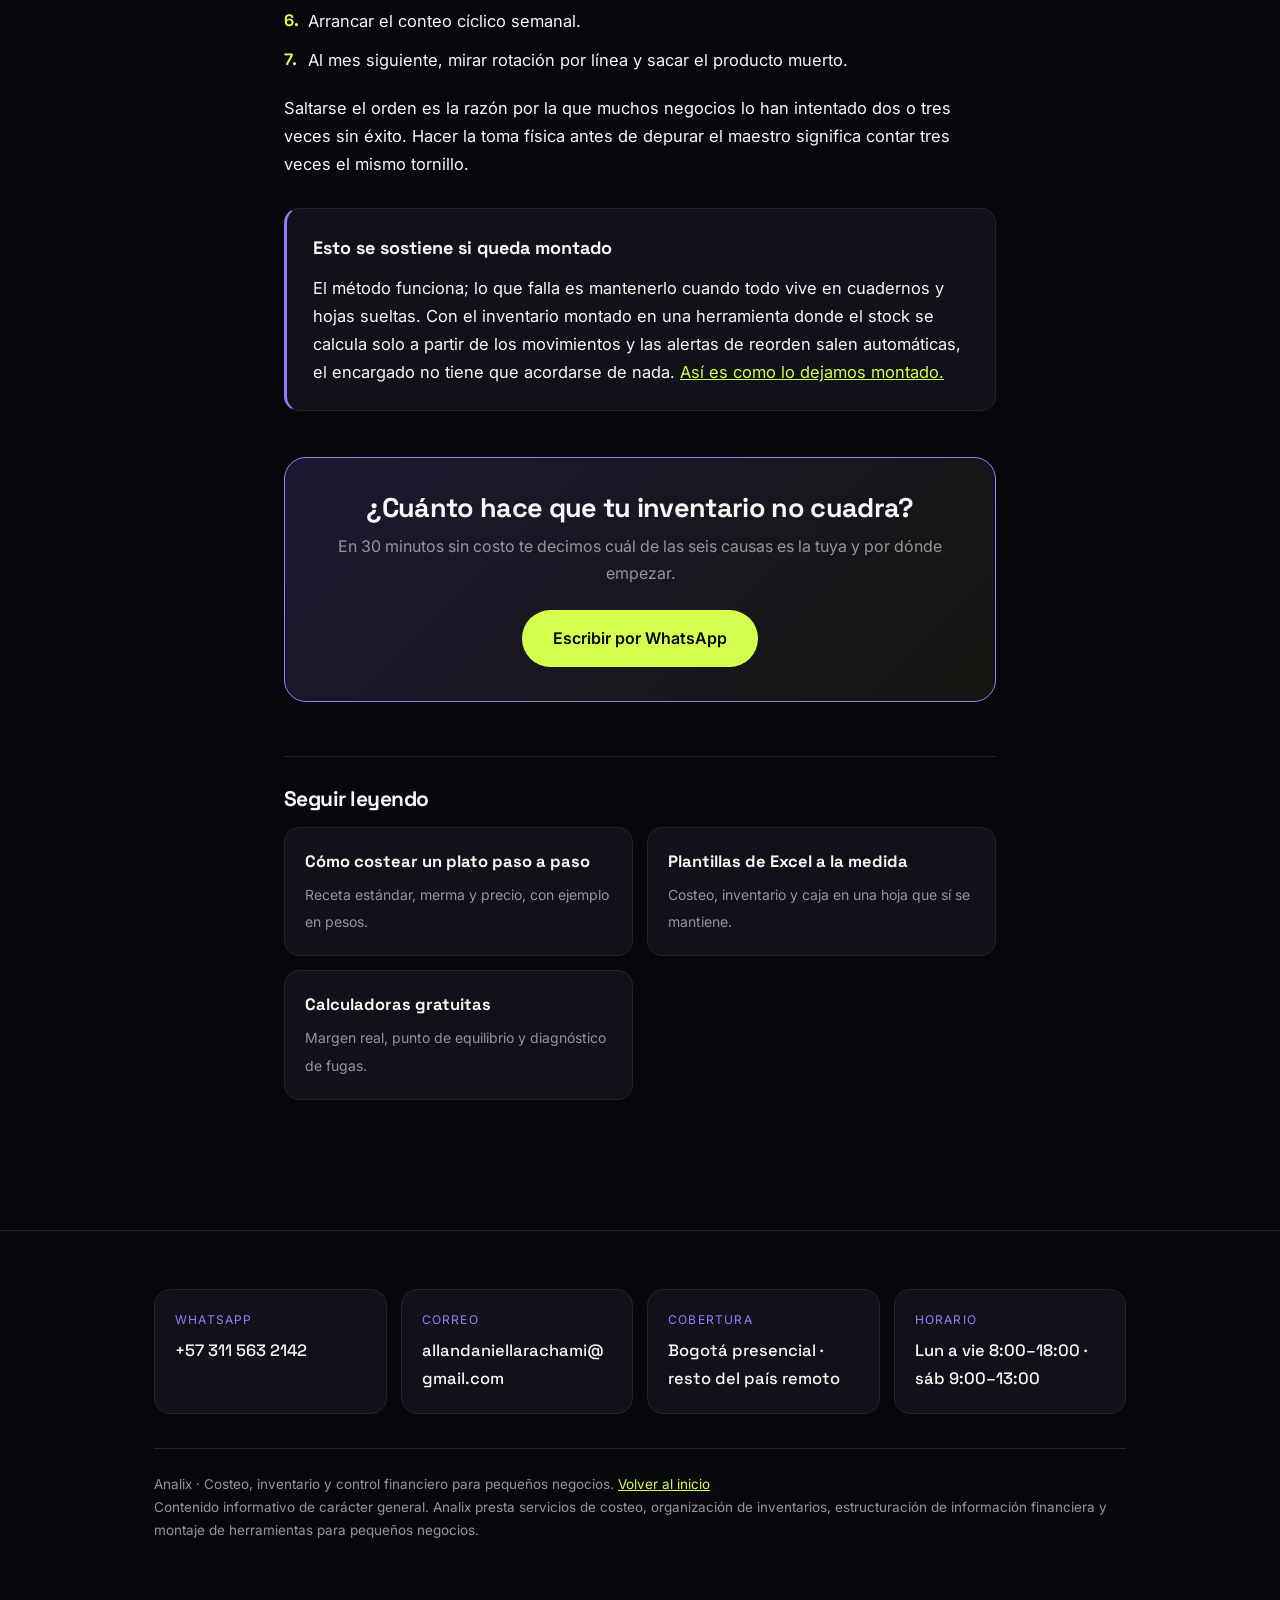
<file: inventario-que-no-cuadra.html>
<!DOCTYPE html>
<html lang="es-CO">
<head>
<meta charset="UTF-8">
<meta name="viewport" content="width=device-width,initial-scale=1">
<title>Por qué tu inventario nunca cuadra con el sistema (y cómo arreglarlo) | Analix</title>
<meta name="description" content="Las seis causas reales por las que el inventario físico no cuadra con el sistema en ferreterías, papelerías y minimercados, y el método para cerrarlas una por una.">
<meta name="theme-color" content="#07070C">
<meta name="author" content="Analix">
<meta name="robots" content="index,follow">
<link rel="canonical" href="https://allandaniellarachami-sys.github.io/inventario-que-no-cuadra.html">
<meta property="og:type" content="article">
<meta property="og:locale" content="es_CO">
<meta property="og:site_name" content="Analix">
<meta property="og:title" content="Por qué tu inventario nunca cuadra con el sistema">
<meta property="og:description" content="Las seis causas reales del descuadre de inventario y cómo cerrarlas una por una.">
<meta property="og:url" content="https://allandaniellarachami-sys.github.io/inventario-que-no-cuadra.html">
<meta property="og:image" content="https://allandaniellarachami-sys.github.io/preview.png">
<meta name="twitter:card" content="summary_large_image">
<meta name="twitter:title" content="Por qué tu inventario nunca cuadra con el sistema">
<meta name="twitter:description" content="Las seis causas reales del descuadre de inventario y cómo cerrarlas.">
<meta name="twitter:image" content="https://allandaniellarachami-sys.github.io/preview.png">

<link rel="icon" href="data:image/svg+xml,%3Csvg xmlns='http://www.w3.org/2000/svg' viewBox='0 0 54 54'%3E%3Crect width='54' height='54' rx='11' fill='%2307070C'/%3E%3Ccircle cx='22' cy='22' r='18' fill='none' stroke='%23F7F7FA' stroke-width='3.5'/%3E%3Crect x='15' y='22' width='4.5' height='9' rx='2.25' fill='%23D4FF4F'/%3E%3Crect x='22.5' y='17' width='4.5' height='14' rx='2.25' fill='%23D4FF4F'/%3E%3Crect x='30' y='13' width='4.5' height='18' rx='2.25' fill='%23D4FF4F'/%3E%3Cpath d='M35 35L50 50' stroke='%23F7F7FA' stroke-width='3.5' stroke-linecap='round'/%3E%3C/svg%3E">
<link rel="preconnect" href="https://fonts.googleapis.com">
<link rel="preconnect" href="https://fonts.gstatic.com" crossorigin>
<link href="https://fonts.googleapis.com/css2?family=Space+Grotesk:wght@400;500;700&family=Inter:wght@400;500;600&display=swap" rel="stylesheet">
<link rel="stylesheet" href="analix.css">

<script type="application/ld+json">
{"@context":"https://schema.org","@type":"Article","headline":"Por qué tu inventario nunca cuadra con el sistema","description":"Las seis causas reales del descuadre de inventario en comercio pequeño y el método para cerrarlas.","inLanguage":"es-CO","author":{"@type":"Organization","name":"Analix"},"publisher":{"@type":"Organization","name":"Analix"},"mainEntityOfPage":"https://allandaniellarachami-sys.github.io/inventario-que-no-cuadra.html"}
</script>
<script type="application/ld+json">
{"@context":"https://schema.org","@type":"BreadcrumbList","itemListElement":[
{"@type":"ListItem","position":1,"name":"Analix","item":"https://allandaniellarachami-sys.github.io/"},
{"@type":"ListItem","position":2,"name":"Por qué tu inventario nunca cuadra","item":"https://allandaniellarachami-sys.github.io/inventario-que-no-cuadra.html"}]}
</script>
</head>
<body>

<a class="skip" href="#contenido">Ir al contenido</a>

<nav><div class="navin">
  <a class="logo" href="./"><svg viewBox="0 0 54 54" fill="none" aria-hidden="true"><circle cx="22" cy="22" r="18" stroke="#F7F7FA" stroke-width="3.5"/><rect x="15" y="22" width="4.5" height="9" rx="2.25" fill="#D4FF4F"/><rect x="22.5" y="17" width="4.5" height="14" rx="2.25" fill="#D4FF4F"/><rect x="30" y="13" width="4.5" height="18" rx="2.25" fill="#D4FF4F"/><path d="M35 35L50 50" stroke="#F7F7FA" stroke-width="3.5" stroke-linecap="round"/></svg>ana<span>lix</span></a>
  <a class="navcta" href="https://wa.me/573115632142?text=Hola%2C%20le%C3%AD%20la%20gu%C3%ADa%20de%20inventarios%20y%20quiero%20el%20diagn%C3%B3stico%20gratuito." target="_blank" rel="noopener">Diagnóstico gratis</a>
</div></nav>

<div class="wrap narrow">
  <div class="crumb"><a href="./">Analix</a> › Por qué tu inventario nunca cuadra</div>
</div>

<article id="contenido"><div class="wrap narrow">
  <div class="kicker">Guía de inventarios</div>
  <h1>Por qué tu inventario <em>nunca cuadra</em> con el sistema</h1>
  <p class="entradilla">No es que tu gente robe. En la mayoría de negocios pequeños el descuadre tiene seis causas, y cinco de ellas no tienen nada que ver con honestidad.</p>
  <div class="meta">Guía práctica para ferreterías, papelerías, minimercados y distribuidoras · Actualizada en noviembre de 2026</div>

  <p>Cuando un dueño nos dice "el inventario no me cuadra", casi siempre viene acompañado de una sospecha sobre alguien. Y casi siempre la sospecha es injusta: el descuadre existía antes de que esa persona entrara.</p>

  <p>Un inventario descuadrado no es un problema de confianza, es un problema de diseño. Si el sistema permite que la mercancía se mueva sin registrarse, se va a descuadrar aunque trabajen ángeles. Estas son las seis causas, en el orden en que suelen aparecer.</p>

  <h2>Causa 1: nunca hubo un saldo inicial confiable</h2>

  <p>Es la más común y la más invisible. El negocio montó el software un martes cualquiera y cargó los saldos "más o menos", con la idea de ajustar después. Ese "después" no llegó.</p>

  <p>A partir de ahí todo cálculo arrastra el error original. Puedes registrar cada entrada y cada salida con precisión quirúrgica durante dos años: si el punto de partida estaba mal, el saldo sigue mal.</p>

  <p><strong>Cómo se cierra:</strong> una toma física completa, con el negocio cerrado o en un día de baja venta, y un ajuste contra ese conteo. No es opcional ni se puede sustituir por un conteo parcial. Es el día cero del sistema.</p>

  <h2>Causa 2: entradas que no se registran</h2>

  <p>Llega el proveedor, descarga, el encargado firma la remisión y la mercancía se va directo al estante porque hay clientes esperando. La factura aparece tres días después en un cajón y alguien la digita con otra fecha, o no la digita.</p>

  <p><strong>Cómo se cierra:</strong> regla simple y sin excepciones — <em>mercancía que no está registrada no se puede vender</em>. En la práctica, se recibe contra remisión, se registra en el momento y solo entonces se sube al estante. Son diez minutos que ahorran un descuadre de miles.</p>

  <h2>Causa 3: unidades de medida mezcladas</h2>

  <p>Es la causa silenciosa que más descuadres genera en ferreterías. Compras el cable por rollo de 100 metros y lo vendes por metro. Compras el tornillo por caja de 500 y lo vendes por unidad. Compras pintura por galón y vendes por litro.</p>

  <p>Si el sistema no tiene definido el factor de conversión, cada venta descuadra. Y como el error es pequeño por transacción, nadie lo nota hasta el conteo anual, cuando ya es enorme.</p>

  <div class="caja alerta">
    <h3>Cómo se ve este error</h3>
    <p>Un rollo de cable entra como "1 unidad". Se venden 40 metros. El sistema descuenta "40 unidades" y queda en −39. El encargado lo ve raro, hace un ajuste manual a ojo, y el inventario queda oficialmente cuadrado y realmente mal. Ese ajuste manual tapa el síntoma y borra la evidencia.</p>
  </div>

  <p><strong>Cómo se cierra:</strong> cada producto se define una vez con su unidad de compra, su unidad de venta y el factor entre las dos. Y se prohíben los ajustes manuales sin motivo escrito.</p>

  <h2>Causa 4: el mismo producto existe dos o tres veces</h2>

  <p>"Tornillo 1/2 galvanizado", "Tornillo ½ galv." y "TORNILLO MEDIA GALVANIZADO" son tres códigos distintos para el mismo tornillo. El stock real está repartido entre los tres, ninguno cuadra, y el reporte de rotación es inservible porque divide las ventas de un producto entre tres fichas.</p>

  <p><strong>Cómo se cierra:</strong> depurar el maestro de productos y definir una convención de nombres antes de volver a cargar nada. Esta parte es aburrida y es la que más resultados da.</p>

  <h2>Causa 5: salidas que no son ventas</h2>

  <p>Mercancía que sale por la puerta sin pasar por caja: la muestra que se le dio al cliente, el producto que se dañó, la garantía que se cambió, lo que se usó para arreglar algo del local, lo que el dueño se llevó para la casa.</p>

  <p>Todo eso es real y legítimo, pero si no se registra, el sistema cree que sigue en el estante.</p>

  <p><strong>Cómo se cierra:</strong> tipos de movimiento además de "venta" — avería, muestra, garantía, consumo interno, retiro del socio. Cada uno con su motivo. Al mes siguiente ese reporte le dice al dueño algo que no sabía: cuánta plata se está yendo en mercancía que nadie facturó.</p>

  <h2>Causa 6: sí, a veces se pierde mercancía</h2>

  <p>Existe y no hay que negarlo. Pero es la última causa que se investiga, no la primera, porque mientras las cinco anteriores estén abiertas es imposible saber cuánto falta de verdad.</p>

  <p>Cuando las otras cinco están cerradas y el descuadre persiste en los mismos productos mes tras mes, ahí sí hay una conversación que tener. Y se tiene con datos, no con sospechas.</p>

  <h2>El conteo cíclico: la alternativa al conteo anual</h2>

  <p>Cerrar tres días al año para contar todo es caro y además poco útil: para cuando se detecta el error, pasaron doce meses y no hay forma de saber de dónde salió.</p>

  <p>El conteo cíclico cuenta un pedazo cada semana, sin cerrar. Se priorizan los productos por valor:</p>

  <div class="tscroll">
  <table class="tabla">
    <thead><tr><th>Grupo</th><th>Qué contiene</th><th>Cada cuánto se cuenta</th></tr></thead>
    <tbody>
      <tr><td><strong>A</strong></td><td>El 20% de referencias que vale el 80% del inventario</td><td>Cada mes</td></tr>
      <tr><td><strong>B</strong></td><td>El 30% siguiente</td><td>Cada tres meses</td></tr>
      <tr><td><strong>C</strong></td><td>El resto, de bajo valor</td><td>Cada seis meses o al año</td></tr>
    </tbody>
  </table>
  </div>

  <p>Contar veinte referencias los lunes en la mañana es sostenible. Contar tres mil una vez al año no lo es, y por eso termina haciéndose mal.</p>

  <h2>Los dos números que debes poder ver</h2>

  <h3>Punto de reorden</h3>

  <p>Es el nivel de stock en el que hay que pedir, para no quedarse sin producto mientras llega el pedido.</p>

  <div class="caja">
    <p><strong>Punto de reorden = (consumo diario promedio × días de entrega) + stock de seguridad</strong></p>
    <p>Si vendes 12 unidades al día, el proveedor demora 5 días y quieres 3 días de colchón: (12 × 5) + 36 = <strong>96 unidades</strong>. Cuando el stock llegue a 96, se pide.</p>
  </div>

  <p>Sin este número se pide por corazonada, y el resultado son las dos cosas a la vez: agotados en lo que se vende y bodega llena de lo que no.</p>

  <h3>Rotación y días de inventario</h3>

  <div class="caja">
    <p><strong>Rotación = costo de la mercancía vendida en el período ÷ inventario promedio</strong></p>
    <p><strong>Días de inventario = 365 ÷ rotación anual</strong></p>
    <p>Si vendiste $240.000.000 al costo en el año y tu inventario promedio fue de $40.000.000, rotaste 6 veces: 61 días de inventario.</p>
  </div>

  <p>Calculado por línea de producto, este número destapa el <strong>producto muerto</strong>: lo que lleva ocho meses sin moverse y está ocupando plata y espacio. En casi todos los comercios que revisamos hay entre un 8% y un 15% del inventario en esa condición. Esa plata se puede recuperar con una promoción de liquidación, aunque sea por debajo del costo: un producto muerto no vale lo que pagaste, vale lo que alguien esté dispuesto a pagar hoy.</p>

  <h2>El orden en que se hace</h2>

  <ol>
    <li>Depurar el maestro de productos y unificar duplicados.</li>
    <li>Definir unidad de compra, unidad de venta y factor de conversión de cada referencia.</li>
    <li>Toma física completa y ajuste. Este es el día cero.</li>
    <li>Cerrar el procedimiento de recepción: no se sube al estante lo que no está registrado.</li>
    <li>Crear los tipos de movimiento distintos de venta.</li>
    <li>Arrancar el conteo cíclico semanal.</li>
    <li>Al mes siguiente, mirar rotación por línea y sacar el producto muerto.</li>
  </ol>

  <p>Saltarse el orden es la razón por la que muchos negocios lo han intentado dos o tres veces sin éxito. Hacer la toma física antes de depurar el maestro significa contar tres veces el mismo tornillo.</p>

  <div class="caja nota">
    <h3>Esto se sostiene si queda montado</h3>
    <p>El método funciona; lo que falla es mantenerlo cuando todo vive en cuadernos y hojas sueltas. Con el inventario montado en una herramienta donde el stock se calcula solo a partir de los movimientos y las alertas de reorden salen automáticas, el encargado no tiene que acordarse de nada. <a href="./plantillas-excel-para-negocios.html">Así es como lo dejamos montado.</a></p>
  </div>

  <div class="cta">
    <h2>¿Cuánto hace que tu inventario no cuadra?</h2>
    <p>En 30 minutos sin costo te decimos cuál de las seis causas es la tuya y por dónde empezar.</p>
    <a class="btn" href="https://wa.me/573115632142?text=Hola%2C%20le%C3%AD%20la%20gu%C3%ADa%20de%20inventarios%20y%20quiero%20el%20diagn%C3%B3stico%20gratuito%20de%2030%20minutos." target="_blank" rel="noopener">Escribir por WhatsApp</a>
  </div>

  <div class="sig">
    <h2>Seguir leyendo</h2>
    <div class="sigl">
      <a class="sigc" href="./costear-un-plato.html"><b>Cómo costear un plato paso a paso</b><span>Receta estándar, merma y precio, con ejemplo en pesos.</span></a>
      <a class="sigc" href="./plantillas-excel-para-negocios.html"><b>Plantillas de Excel a la medida</b><span>Costeo, inventario y caja en una hoja que sí se mantiene.</span></a>
      <a class="sigc" href="./#diagnostico"><b>Calculadoras gratuitas</b><span>Margen real, punto de equilibrio y diagnóstico de fugas.</span></a>
    </div>
  </div>
</div></article>

<footer><div class="wrap">
  <div class="fgrid">
    <div class="cbox"><div class="ck">WhatsApp</div><a class="cv" href="https://wa.me/573115632142" target="_blank" rel="noopener">+57 311 563 2142</a></div>
    <div class="cbox"><div class="ck">Correo</div><a class="cv" href="mailto:allandaniellarachami@gmail.com">allandaniellarachami@gmail.com</a></div>
    <div class="cbox"><div class="ck">Cobertura</div><div class="cv">Bogotá presencial · resto del país remoto</div></div>
    <div class="cbox"><div class="ck">Horario</div><div class="cv">Lun a vie 8:00–18:00 · sáb 9:00–13:00</div></div>
  </div>
  <div class="fmeta">
    Analix · Costeo, inventario y control financiero para pequeños negocios. <a href="./">Volver al inicio</a><br>
    Contenido informativo de carácter general. Analix presta servicios de costeo, organización de inventarios, estructuración de información financiera y montaje de herramientas para pequeños negocios.
  </div>
</div></footer>

<a class="float" href="https://wa.me/573115632142?text=Hola%2C%20quiero%20el%20diagn%C3%B3stico%20gratuito." target="_blank" rel="noopener" aria-label="Escribir por WhatsApp">Hablemos por WhatsApp</a>

</body>
</html>
</file>
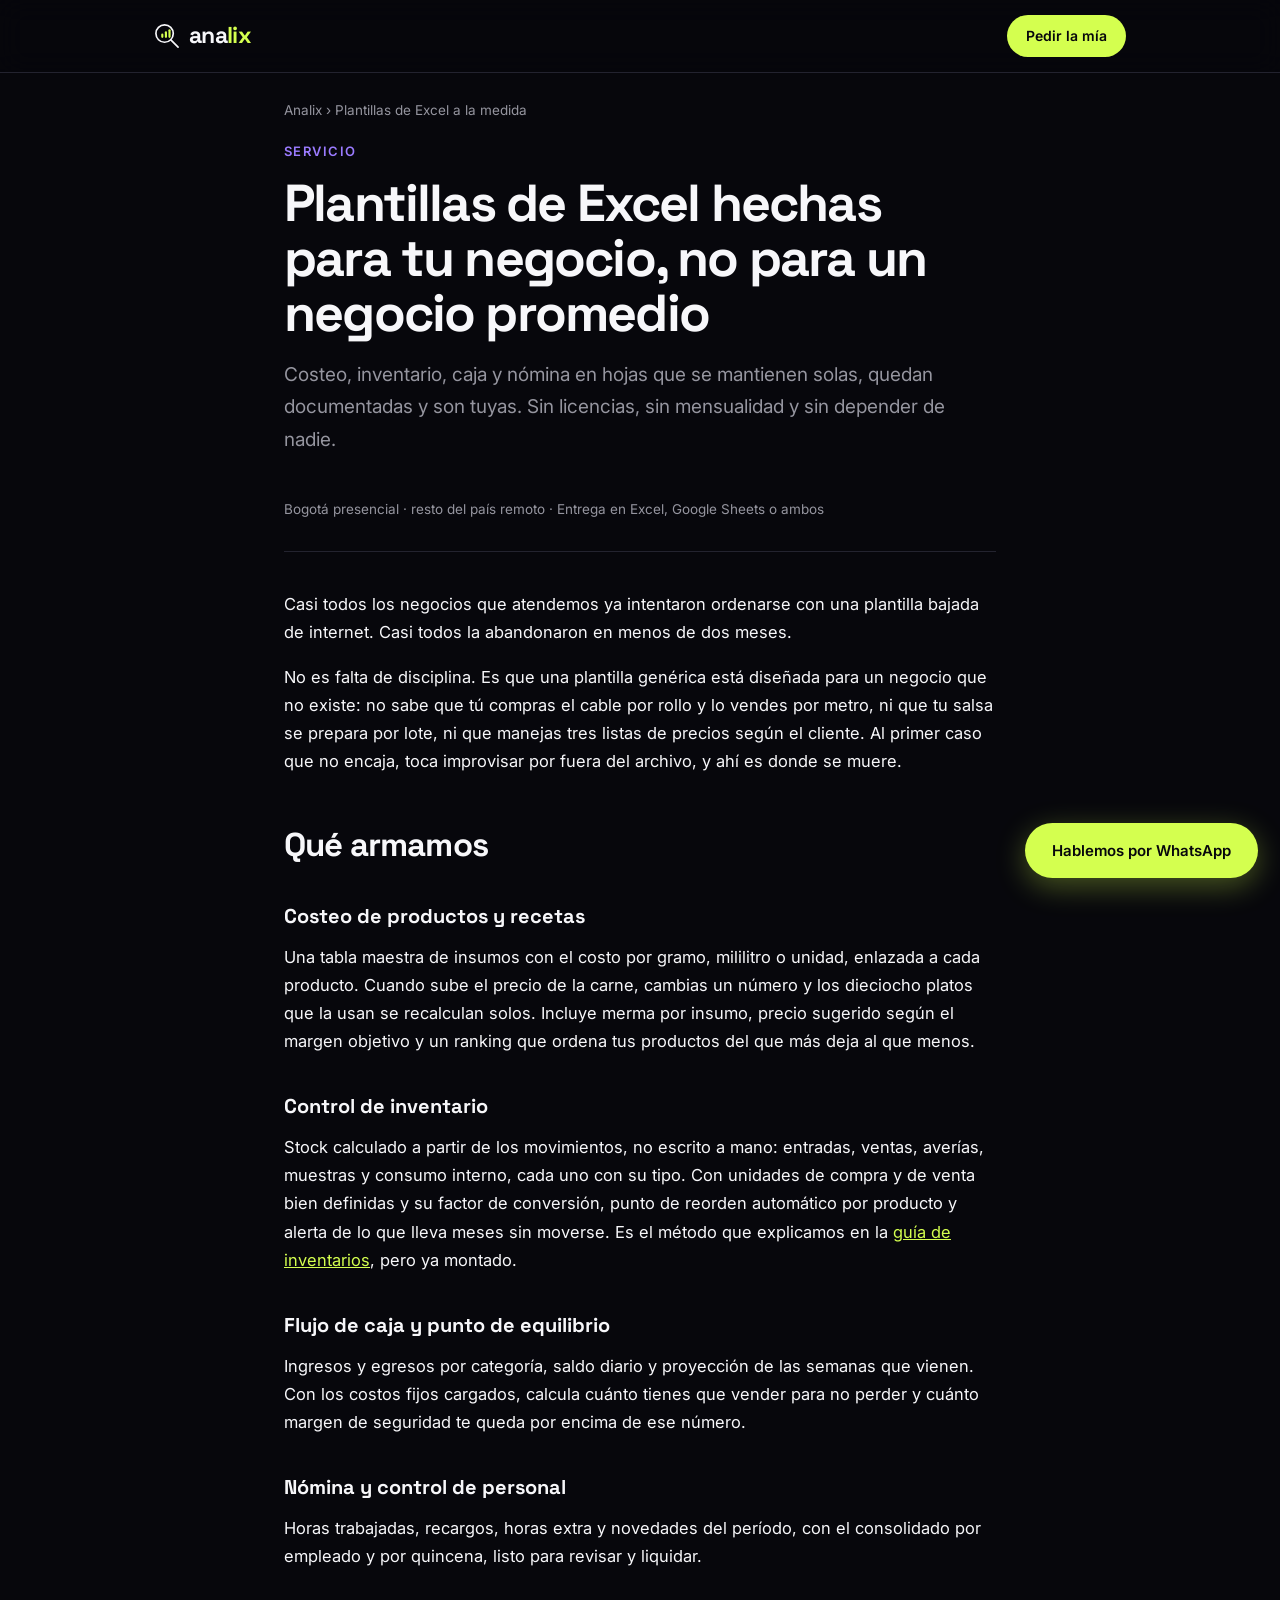
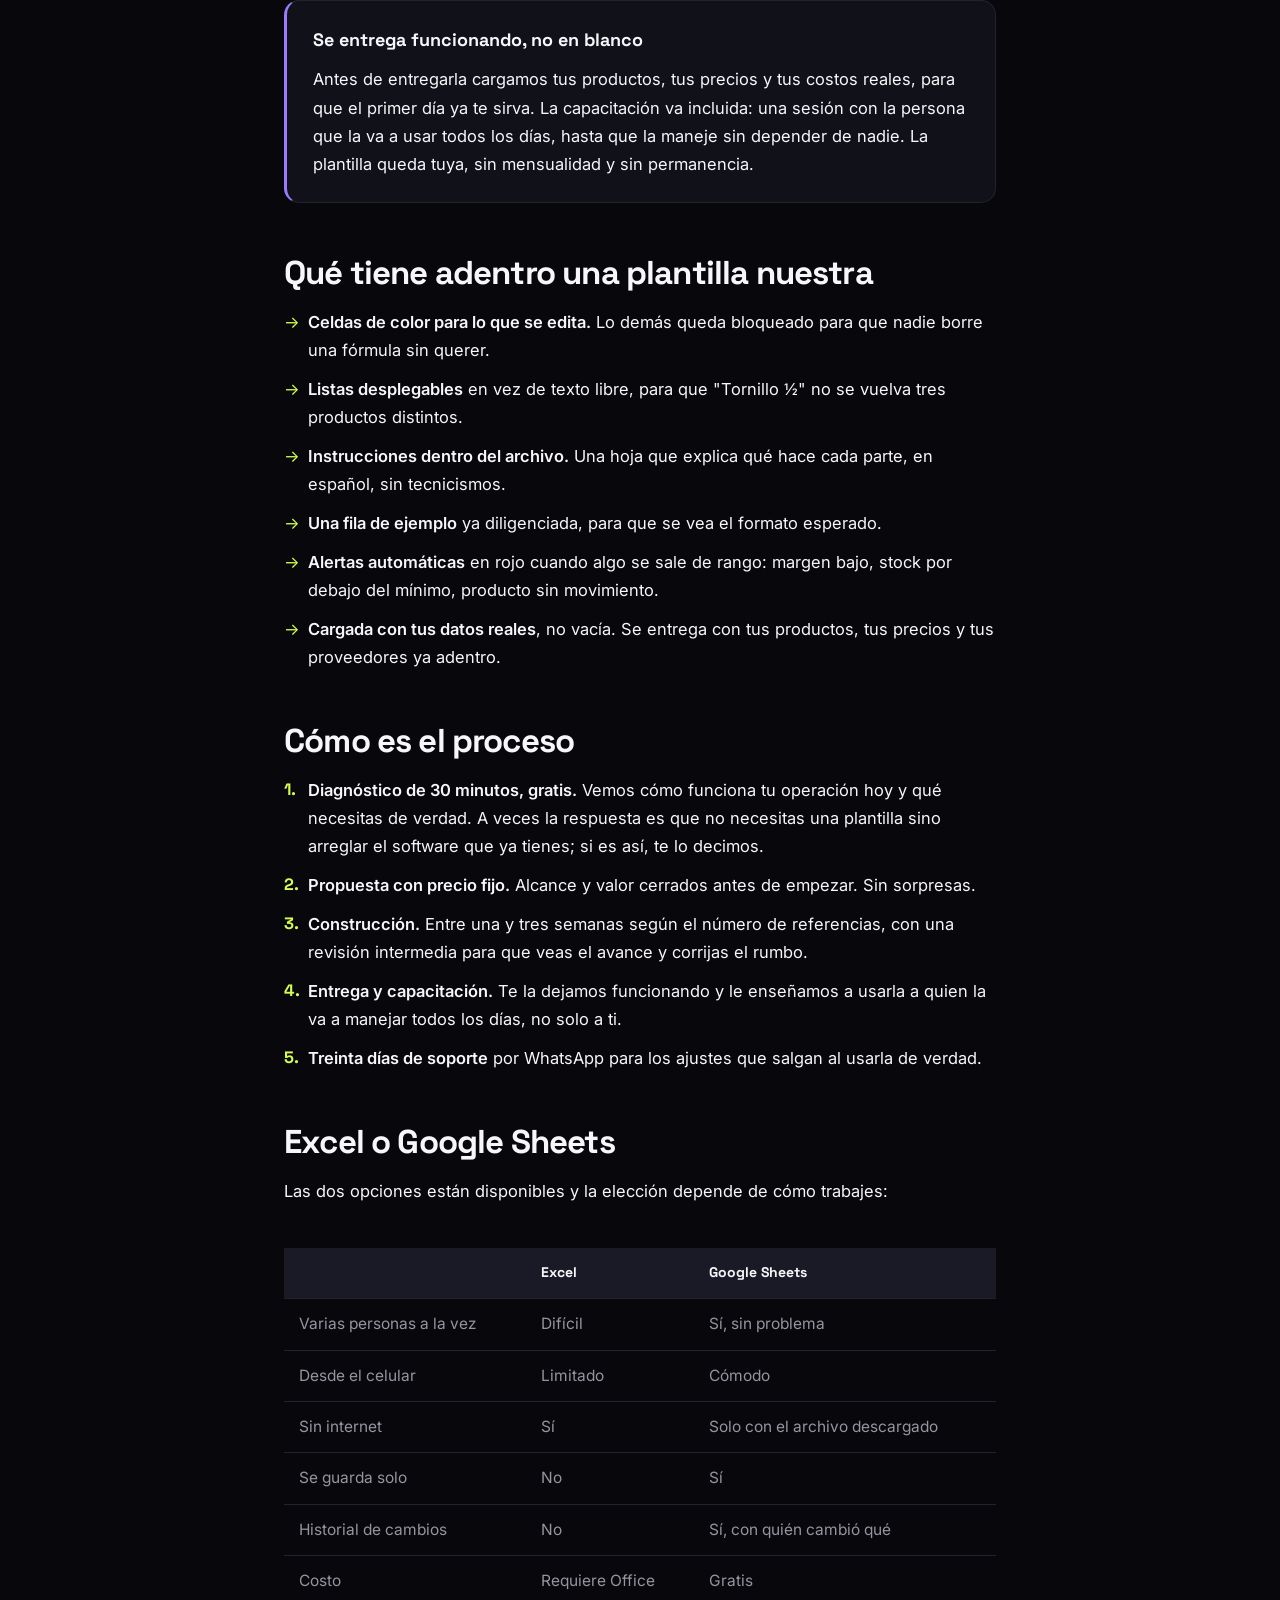
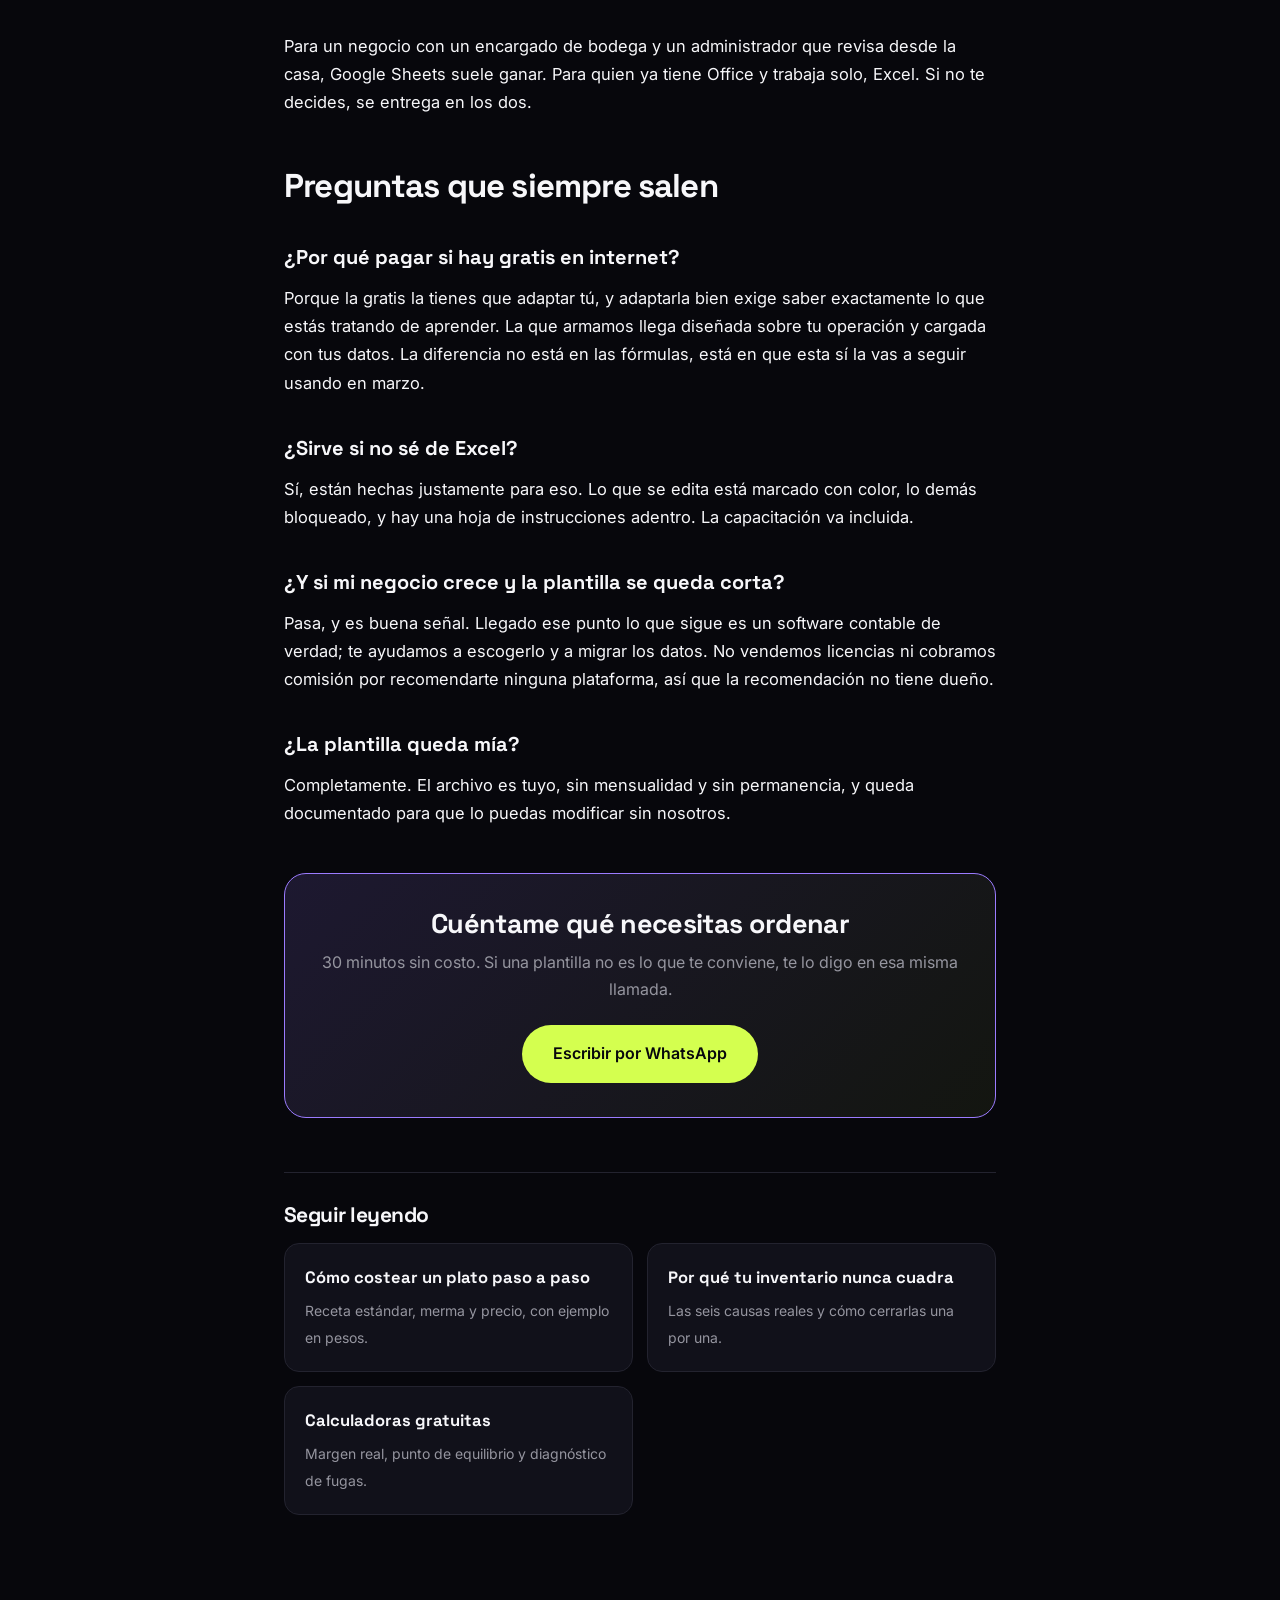
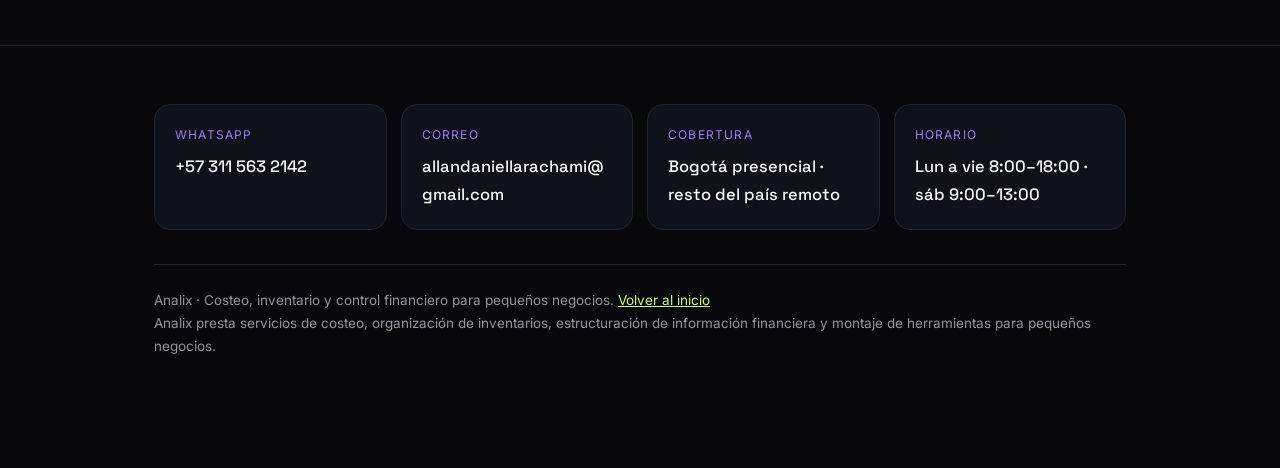
<file: plantillas-excel-para-negocios.html>
<!DOCTYPE html>
<html lang="es-CO">
<head>
<meta charset="UTF-8">
<meta name="viewport" content="width=device-width,initial-scale=1">
<title>Plantillas de Excel para costeo, inventario y caja, hechas a la medida | Analix</title>
<meta name="description" content="Armamos plantillas de Excel a la medida de tu negocio: costeo de productos, control de inventario, flujo de caja y nómina. Quedan funcionando, documentadas y son tuyas.">
<meta name="theme-color" content="#07070C">
<meta name="author" content="Analix">
<meta name="robots" content="index,follow">
<link rel="canonical" href="https://allandaniellarachami-sys.github.io/plantillas-excel-para-negocios.html">
<meta property="og:type" content="article">
<meta property="og:locale" content="es_CO">
<meta property="og:site_name" content="Analix">
<meta property="og:title" content="Plantillas de Excel para costeo, inventario y caja">
<meta property="og:description" content="Hechas a la medida de tu negocio, con fórmulas que se mantienen solas. Quedan documentadas y son tuyas.">
<meta property="og:url" content="https://allandaniellarachami-sys.github.io/plantillas-excel-para-negocios.html">
<meta property="og:image" content="https://allandaniellarachami-sys.github.io/preview.png">
<meta name="twitter:card" content="summary_large_image">
<meta name="twitter:title" content="Plantillas de Excel para costeo, inventario y caja">
<meta name="twitter:description" content="Hechas a la medida de tu negocio, con fórmulas que se mantienen solas.">
<meta name="twitter:image" content="https://allandaniellarachami-sys.github.io/preview.png">

<link rel="icon" href="data:image/svg+xml,%3Csvg xmlns='http://www.w3.org/2000/svg' viewBox='0 0 54 54'%3E%3Crect width='54' height='54' rx='11' fill='%2307070C'/%3E%3Ccircle cx='22' cy='22' r='18' fill='none' stroke='%23F7F7FA' stroke-width='3.5'/%3E%3Crect x='15' y='22' width='4.5' height='9' rx='2.25' fill='%23D4FF4F'/%3E%3Crect x='22.5' y='17' width='4.5' height='14' rx='2.25' fill='%23D4FF4F'/%3E%3Crect x='30' y='13' width='4.5' height='18' rx='2.25' fill='%23D4FF4F'/%3E%3Cpath d='M35 35L50 50' stroke='%23F7F7FA' stroke-width='3.5' stroke-linecap='round'/%3E%3C/svg%3E">
<link rel="preconnect" href="https://fonts.googleapis.com">
<link rel="preconnect" href="https://fonts.gstatic.com" crossorigin>
<link href="https://fonts.googleapis.com/css2?family=Space+Grotesk:wght@400;500;700&family=Inter:wght@400;500;600&display=swap" rel="stylesheet">
<link rel="stylesheet" href="analix.css">

<script type="application/ld+json">
{"@context":"https://schema.org","@type":"Service","name":"Plantillas de Excel a la medida para pequeños negocios","serviceType":"Diseño de herramientas de costeo, inventario y control financiero en Excel","provider":{"@type":"Organization","name":"Analix","telephone":"+573115632142","email":"allandaniellarachami@gmail.com","url":"https://allandaniellarachami-sys.github.io/"},"areaServed":[{"@type":"City","name":"Bogotá"},{"@type":"Country","name":"Colombia"}],"inLanguage":"es-CO","description":"Plantillas de Excel diseñadas sobre la operación real del negocio: costeo de productos y recetas, control de inventario con punto de reorden, flujo de caja y control de nómina."}
</script>
<script type="application/ld+json">{"@context":"https://schema.org","@type":"FAQPage","mainEntity":[{"@type":"Question","name":"¿Por qué pagar si hay gratis en internet?","acceptedAnswer":{"@type":"Answer","text":"Porque la gratis la tienes que adaptar tú, y adaptarla bien exige saber exactamente lo que estás tratando de aprender. La que armamos llega diseñada sobre tu operación y cargada con tus datos. La diferencia no está en las fórmulas, está en que esta sí la vas a seguir usando en marzo."}},{"@type":"Question","name":"¿Sirve si no sé de Excel?","acceptedAnswer":{"@type":"Answer","text":"Sí, están hechas justamente para eso. Lo que se edita está marcado con color, lo demás bloqueado, y hay una hoja de instrucciones adentro. La capacitación va incluida."}},{"@type":"Question","name":"¿Y si mi negocio crece y la plantilla se queda corta?","acceptedAnswer":{"@type":"Answer","text":"Pasa, y es buena señal. Llegado ese punto lo que sigue es un software contable de verdad; te ayudamos a escogerlo y a migrar los datos. No vendemos licencias ni cobramos comisión por recomendarte ninguna plataforma, así que la recomendación no tiene dueño."}},{"@type":"Question","name":"¿La plantilla queda mía?","acceptedAnswer":{"@type":"Answer","text":"Completamente. El archivo es tuyo, sin mensualidad y sin permanencia, y queda documentado para que lo puedas modificar sin nosotros."}}]}</script>
<script type="application/ld+json">
{"@context":"https://schema.org","@type":"BreadcrumbList","itemListElement":[
{"@type":"ListItem","position":1,"name":"Analix","item":"https://allandaniellarachami-sys.github.io/"},
{"@type":"ListItem","position":2,"name":"Plantillas de Excel a la medida","item":"https://allandaniellarachami-sys.github.io/plantillas-excel-para-negocios.html"}]}
</script>
</head>
<body>

<a class="skip" href="#contenido">Ir al contenido</a>

<nav><div class="navin">
  <a class="logo" href="./"><svg viewBox="0 0 54 54" fill="none" aria-hidden="true"><circle cx="22" cy="22" r="18" stroke="#F7F7FA" stroke-width="3.5"/><rect x="15" y="22" width="4.5" height="9" rx="2.25" fill="#D4FF4F"/><rect x="22.5" y="17" width="4.5" height="14" rx="2.25" fill="#D4FF4F"/><rect x="30" y="13" width="4.5" height="18" rx="2.25" fill="#D4FF4F"/><path d="M35 35L50 50" stroke="#F7F7FA" stroke-width="3.5" stroke-linecap="round"/></svg>ana<span>lix</span></a>
  <a class="navcta" href="https://wa.me/573115632142?text=Hola%2C%20quiero%20una%20plantilla%20de%20Excel%20a%20la%20medida%20para%20mi%20negocio." target="_blank" rel="noopener">Pedir la mía</a>
</div></nav>

<div class="wrap narrow">
  <div class="crumb"><a href="./">Analix</a> › Plantillas de Excel a la medida</div>
</div>

<article id="contenido"><div class="wrap narrow">
  <div class="kicker">Servicio</div>
  <h1>Plantillas de Excel <em>hechas para tu negocio</em>, no para un negocio promedio</h1>
  <p class="entradilla">Costeo, inventario, caja y nómina en hojas que se mantienen solas, quedan documentadas y son tuyas. Sin licencias, sin mensualidad y sin depender de nadie.</p>
  <div class="meta">Bogotá presencial · resto del país remoto · Entrega en Excel, Google Sheets o ambos</div>

  <p>Casi todos los negocios que atendemos ya intentaron ordenarse con una plantilla bajada de internet. Casi todos la abandonaron en menos de dos meses.</p>

  <p>No es falta de disciplina. Es que una plantilla genérica está diseñada para un negocio que no existe: no sabe que tú compras el cable por rollo y lo vendes por metro, ni que tu salsa se prepara por lote, ni que manejas tres listas de precios según el cliente. Al primer caso que no encaja, toca improvisar por fuera del archivo, y ahí es donde se muere.</p>

  <h2>Qué armamos</h2>

  <h3>Costeo de productos y recetas</h3>
  <p>Una tabla maestra de insumos con el costo por gramo, mililitro o unidad, enlazada a cada producto. Cuando sube el precio de la carne, cambias un número y los dieciocho platos que la usan se recalculan solos. Incluye merma por insumo, precio sugerido según el margen objetivo y un ranking que ordena tus productos del que más deja al que menos.</p>

  <h3>Control de inventario</h3>
  <p>Stock calculado a partir de los movimientos, no escrito a mano: entradas, ventas, averías, muestras y consumo interno, cada uno con su tipo. Con unidades de compra y de venta bien definidas y su factor de conversión, punto de reorden automático por producto y alerta de lo que lleva meses sin moverse. Es el método que explicamos en la <a href="./inventario-que-no-cuadra.html">guía de inventarios</a>, pero ya montado.</p>

  <h3>Flujo de caja y punto de equilibrio</h3>
  <p>Ingresos y egresos por categoría, saldo diario y proyección de las semanas que vienen. Con los costos fijos cargados, calcula cuánto tienes que vender para no perder y cuánto margen de seguridad te queda por encima de ese número.</p>

  <h3>Nómina y control de personal</h3>
  <p>Horas trabajadas, recargos, horas extra y novedades del período, con el consolidado por empleado y por quincena, listo para revisar y liquidar.</p>

  <div class="caja nota">
    <h3>Se entrega funcionando, no en blanco</h3>
    <p>Antes de entregarla cargamos tus productos, tus precios y tus costos reales, para que el primer día ya te sirva. La capacitación va incluida: una sesión con la persona que la va a usar todos los días, hasta que la maneje sin depender de nadie. La plantilla queda tuya, sin mensualidad y sin permanencia.</p>
  </div>

  <h2>Qué tiene adentro una plantilla nuestra</h2>

  <ul>
    <li><strong>Celdas de color para lo que se edita.</strong> Lo demás queda bloqueado para que nadie borre una fórmula sin querer.</li>
    <li><strong>Listas desplegables</strong> en vez de texto libre, para que "Tornillo ½" no se vuelva tres productos distintos.</li>
    <li><strong>Instrucciones dentro del archivo.</strong> Una hoja que explica qué hace cada parte, en español, sin tecnicismos.</li>
    <li><strong>Una fila de ejemplo</strong> ya diligenciada, para que se vea el formato esperado.</li>
    <li><strong>Alertas automáticas</strong> en rojo cuando algo se sale de rango: margen bajo, stock por debajo del mínimo, producto sin movimiento.</li>
    <li><strong>Cargada con tus datos reales</strong>, no vacía. Se entrega con tus productos, tus precios y tus proveedores ya adentro.</li>
  </ul>

  <h2>Cómo es el proceso</h2>

  <ol>
    <li><strong>Diagnóstico de 30 minutos, gratis.</strong> Vemos cómo funciona tu operación hoy y qué necesitas de verdad. A veces la respuesta es que no necesitas una plantilla sino arreglar el software que ya tienes; si es así, te lo decimos.</li>
    <li><strong>Propuesta con precio fijo.</strong> Alcance y valor cerrados antes de empezar. Sin sorpresas.</li>
    <li><strong>Construcción.</strong> Entre una y tres semanas según el número de referencias, con una revisión intermedia para que veas el avance y corrijas el rumbo.</li>
    <li><strong>Entrega y capacitación.</strong> Te la dejamos funcionando y le enseñamos a usarla a quien la va a manejar todos los días, no solo a ti.</li>
    <li><strong>Treinta días de soporte</strong> por WhatsApp para los ajustes que salgan al usarla de verdad.</li>
  </ol>

  <h2>Excel o Google Sheets</h2>

  <p>Las dos opciones están disponibles y la elección depende de cómo trabajes:</p>

  <div class="tscroll">
  <table class="tabla">
    <thead><tr><th></th><th>Excel</th><th>Google Sheets</th></tr></thead>
    <tbody>
      <tr><td>Varias personas a la vez</td><td>Difícil</td><td>Sí, sin problema</td></tr>
      <tr><td>Desde el celular</td><td>Limitado</td><td>Cómodo</td></tr>
      <tr><td>Sin internet</td><td>Sí</td><td>Solo con el archivo descargado</td></tr>
      <tr><td>Se guarda solo</td><td>No</td><td>Sí</td></tr>
      <tr><td>Historial de cambios</td><td>No</td><td>Sí, con quién cambió qué</td></tr>
      <tr><td>Costo</td><td>Requiere Office</td><td>Gratis</td></tr>
    </tbody>
  </table>
  </div>

  <p>Para un negocio con un encargado de bodega y un administrador que revisa desde la casa, Google Sheets suele ganar. Para quien ya tiene Office y trabaja solo, Excel. Si no te decides, se entrega en los dos.</p>

  <h2>Preguntas que siempre salen</h2>

  <h3>¿Por qué pagar si hay gratis en internet?</h3>
  <p>Porque la gratis la tienes que adaptar tú, y adaptarla bien exige saber exactamente lo que estás tratando de aprender. La que armamos llega diseñada sobre tu operación y cargada con tus datos. La diferencia no está en las fórmulas, está en que esta sí la vas a seguir usando en marzo.</p>

  <h3>¿Sirve si no sé de Excel?</h3>
  <p>Sí, están hechas justamente para eso. Lo que se edita está marcado con color, lo demás bloqueado, y hay una hoja de instrucciones adentro. La capacitación va incluida.</p>

  <h3>¿Y si mi negocio crece y la plantilla se queda corta?</h3>
  <p>Pasa, y es buena señal. Llegado ese punto lo que sigue es un software contable de verdad; te ayudamos a escogerlo y a migrar los datos. No vendemos licencias ni cobramos comisión por recomendarte ninguna plataforma, así que la recomendación no tiene dueño.</p>

  <h3>¿La plantilla queda mía?</h3>
  <p>Completamente. El archivo es tuyo, sin mensualidad y sin permanencia, y queda documentado para que lo puedas modificar sin nosotros.</p>

  <div class="cta">
    <h2>Cuéntame qué necesitas ordenar</h2>
    <p>30 minutos sin costo. Si una plantilla no es lo que te conviene, te lo digo en esa misma llamada.</p>
    <a class="btn" href="https://wa.me/573115632142?text=Hola%2C%20quiero%20una%20plantilla%20de%20Excel%20a%20la%20medida.%20Mi%20negocio%20es%3A%20" target="_blank" rel="noopener">Escribir por WhatsApp</a>
  </div>

  <div class="sig">
    <h2>Seguir leyendo</h2>
    <div class="sigl">
      <a class="sigc" href="./costear-un-plato.html"><b>Cómo costear un plato paso a paso</b><span>Receta estándar, merma y precio, con ejemplo en pesos.</span></a>
      <a class="sigc" href="./inventario-que-no-cuadra.html"><b>Por qué tu inventario nunca cuadra</b><span>Las seis causas reales y cómo cerrarlas una por una.</span></a>
      <a class="sigc" href="./#diagnostico"><b>Calculadoras gratuitas</b><span>Margen real, punto de equilibrio y diagnóstico de fugas.</span></a>
    </div>
  </div>
</div></article>

<footer><div class="wrap">
  <div class="fgrid">
    <div class="cbox"><div class="ck">WhatsApp</div><a class="cv" href="https://wa.me/573115632142" target="_blank" rel="noopener">+57 311 563 2142</a></div>
    <div class="cbox"><div class="ck">Correo</div><a class="cv" href="mailto:allandaniellarachami@gmail.com">allandaniellarachami@gmail.com</a></div>
    <div class="cbox"><div class="ck">Cobertura</div><div class="cv">Bogotá presencial · resto del país remoto</div></div>
    <div class="cbox"><div class="ck">Horario</div><div class="cv">Lun a vie 8:00–18:00 · sáb 9:00–13:00</div></div>
  </div>
  <div class="fmeta">
    Analix · Costeo, inventario y control financiero para pequeños negocios. <a href="./">Volver al inicio</a><br>
    Analix presta servicios de costeo, organización de inventarios, estructuración de información financiera y montaje de herramientas para pequeños negocios.
  </div>
</div></footer>

<a class="float" href="https://wa.me/573115632142?text=Hola%2C%20quiero%20una%20plantilla%20de%20Excel%20a%20la%20medida." target="_blank" rel="noopener" aria-label="Escribir por WhatsApp">Hablemos por WhatsApp</a>

</body>
</html>
</file>
<file: analix.css>
/* Analix — hoja de estilo compartida de las guías.
   La página principal (index.html) lleva su propio <style> embebido y no depende de este archivo. */

:root{--bg:#07070C;--surf:#11111A;--surf2:#1A1A26;--lime:#D4FF4F;--violet:#9B7BFF;--coral:#FF7A59;--cyan:#4FE3FF;--txt:#F7F7FA;--mut:#95959F;--line:#23232F}
*{margin:0;padding:0;box-sizing:border-box}
html{scroll-behavior:smooth}
body{background:var(--bg);color:var(--txt);font-family:'Inter',system-ui,sans-serif;line-height:1.7;-webkit-font-smoothing:antialiased;overflow-x:hidden}
h1,h2,h3,h4,.gro{font-family:'Space Grotesk',sans-serif}
.wrap{max-width:1020px;margin:0 auto;padding:0 24px}
.narrow{max-width:760px}
a{color:var(--lime)}
a:focus-visible,button:focus-visible,summary:focus-visible{outline:2px solid var(--lime);outline-offset:3px;border-radius:6px}
.skip{position:absolute;left:-9999px;top:0;background:var(--lime);color:#07070C;padding:12px 20px;border-radius:0 0 10px 0;font-weight:600;z-index:100}
.skip:focus{left:0}

nav{position:sticky;top:0;z-index:50;background:rgba(7,7,12,.85);backdrop-filter:blur(14px);border-bottom:1px solid var(--line)}
.navin{max-width:1020px;margin:0 auto;padding:15px 24px;display:flex;justify-content:space-between;align-items:center;gap:14px}
.logo{font-family:'Space Grotesk';font-weight:700;font-size:23px;letter-spacing:-.03em;display:flex;align-items:center;color:var(--txt);text-decoration:none}
.logo svg{width:26px;height:26px;flex-shrink:0;margin-right:9px}
.logo span{color:var(--lime)}
.navcta{background:var(--lime);color:#07070C;text-decoration:none;padding:9px 19px;border-radius:99px;font-weight:600;font-size:14px;transition:.2s;white-space:nowrap}
.navcta:hover{box-shadow:0 0 22px rgba(212,255,79,.45)}

.crumb{font-size:13.5px;color:var(--mut);padding:26px 0 0}
.crumb a{color:var(--mut);text-decoration:none}
.crumb a:hover{color:var(--lime)}

article{padding:18px 0 70px}
.kicker{color:var(--violet);font-size:13px;font-weight:600;letter-spacing:.11em;text-transform:uppercase;margin-bottom:14px}
h1{font-size:clamp(32px,5.4vw,52px);line-height:1.06;font-weight:700;letter-spacing:-.035em;margin-bottom:18px}
h1 em{font-style:normal;color:var(--lime)}
.entradilla{font-size:19px;color:var(--mut);margin-bottom:26px}
.meta{font-size:13.5px;color:var(--mut);padding:16px 0 30px;border-bottom:1px solid var(--line);margin-bottom:38px}

article h2{font-size:clamp(25px,3.6vw,33px);letter-spacing:-.025em;line-height:1.15;margin:52px 0 15px;font-weight:700}
article h3{font-size:20px;margin:34px 0 10px;font-weight:700}
article p{margin-bottom:17px;font-size:16.5px}
article ul,article ol{margin:0 0 20px 0;padding-left:0;list-style:none}
article li{font-size:16.5px;padding-left:24px;position:relative;margin-bottom:11px}
article ul li:before{content:"→";position:absolute;left:0;color:var(--lime)}
article ol{counter-reset:n}
article ol li{counter-increment:n}
article ol li:before{content:counter(n)".";position:absolute;left:0;color:var(--lime);font-weight:700;font-family:'Space Grotesk'}
article strong{color:var(--txt);font-weight:600}
article em{color:var(--txt)}

.caja{background:var(--surf);border:1px solid var(--line);border-left:3px solid var(--lime);border-radius:15px;padding:24px 26px;margin:30px 0}
.caja h3{margin-top:0;font-size:18px}
.caja p:last-child,.caja ul:last-child{margin-bottom:0}
.alerta{border-left-color:var(--coral)}
.nota{border-left-color:var(--violet)}

.tabla{width:100%;border-collapse:collapse;margin:26px 0;font-size:15.5px}
.tabla th{text-align:left;background:var(--surf2);color:var(--txt);font-family:'Space Grotesk';font-weight:700;padding:13px 15px;border-bottom:1px solid var(--line);font-size:14px}
.tabla td{padding:12px 15px;border-bottom:1px solid var(--line);color:var(--mut)}
.tabla tr:last-child td{border-bottom:0}
.tabla .tot td{color:var(--txt);font-weight:600;background:rgba(212,255,79,.06)}
.tscroll{overflow-x:auto;-webkit-overflow-scrolling:touch}

.cta{background:linear-gradient(135deg,rgba(155,123,255,.15),rgba(212,255,79,.06));border:1px solid var(--violet);border-radius:22px;padding:34px;margin:46px 0 0;text-align:center}
.cta h2{margin:0 0 10px;font-size:27px}
.cta p{color:var(--mut);margin-bottom:22px;font-size:16px}
.btn{display:inline-block;background:var(--lime);color:#07070C;text-decoration:none;padding:15px 31px;border-radius:99px;font-weight:600;font-size:16px;transition:.2s}
.btn:hover{transform:translateY(-2px);box-shadow:0 10px 30px rgba(212,255,79,.3)}

.sig{margin-top:54px;padding-top:30px;border-top:1px solid var(--line)}
.sig h2{font-size:21px;margin:0 0 16px}
.sigl{display:grid;grid-template-columns:repeat(auto-fit,minmax(250px,1fr));gap:14px}
.sigc{background:var(--surf);border:1px solid var(--line);border-radius:15px;padding:20px;text-decoration:none;display:block;transition:.2s}
.sigc:hover{border-color:var(--violet);transform:translateY(-3px)}
.sigc b{display:block;font-family:'Space Grotesk';color:var(--txt);font-size:16.5px;margin-bottom:5px;font-weight:700}
.sigc span{font-size:14px;color:var(--mut)}

footer{padding:58px 0 110px;border-top:1px solid var(--line);margin-top:60px}
.fgrid{display:grid;grid-template-columns:repeat(auto-fit,minmax(210px,1fr));gap:14px}
.cbox{background:var(--surf);border:1px solid var(--line);border-radius:16px;padding:20px}
.cbox .ck{font-size:12px;text-transform:uppercase;letter-spacing:.1em;color:var(--violet);margin-bottom:7px}
.cbox .cv{font-family:'Space Grotesk';font-size:16.5px;font-weight:500;color:var(--txt);text-decoration:none;word-break:break-word}
.fmeta{margin-top:34px;padding-top:24px;border-top:1px solid var(--line);font-size:13.5px;color:var(--mut)}

/* --- Calculadoras --- */
.calc{background:var(--surf);border:1px solid var(--line);border-radius:20px;padding:28px;margin:28px 0}
.calc h3{margin-top:0;font-size:20px}
.calc .ayuda{color:var(--mut);font-size:14.5px;margin-bottom:22px}
.campo{margin-bottom:16px}
.campo label{display:block;font-size:13.5px;color:var(--mut);margin-bottom:7px}
.campo .pista{color:var(--violet);font-size:12.5px}
.calc input[type=number],.calc select{width:100%;background:var(--surf2);border:1px solid var(--line);color:var(--txt);padding:13px 15px;border-radius:11px;font-size:16px;font-family:inherit}
.calc input:focus,.calc select:focus{outline:none;border-color:var(--lime)}
.calc input[type=range]{width:100%;accent-color:var(--lime);margin-top:6px}
.cg2{display:grid;grid-template-columns:repeat(auto-fit,minmax(210px,1fr));gap:14px}
.calc button.go{width:100%;background:var(--lime);color:#07070C;border:0;padding:15px;border-radius:11px;font-weight:600;font-size:16px;font-family:inherit;cursor:pointer;margin-top:18px;transition:.2s}
.calc button.go:hover{box-shadow:0 0 26px rgba(212,255,79,.4)}
.res{margin-top:22px;padding:24px;border-radius:14px;background:var(--surf2);border-left:3px solid var(--lime);display:none}
.res.on{display:block}
.res .et{font-size:12.5px;text-transform:uppercase;letter-spacing:.08em;color:var(--mut)}
.res .num{font-family:'Space Grotesk';font-size:34px;font-weight:700;color:var(--lime);line-height:1.15;margin:6px 0 10px}
.res .num.mal{color:var(--coral)}
.res p{font-size:15px;color:var(--mut);margin-bottom:0}
.res .detalle{margin-top:16px;padding-top:14px;border-top:1px solid var(--line);font-size:14.5px;color:var(--mut)}
.res .detalle span{display:flex;justify-content:space-between;gap:14px;padding:4px 0}
.res .detalle b{color:var(--txt);font-weight:600}
.err{color:var(--coral);font-size:14px;margin-top:10px;display:none}
.err.on{display:block}
.cta2{display:inline-block;margin-top:18px;background:transparent;border:1px solid var(--lime);color:var(--lime);text-decoration:none;padding:11px 22px;border-radius:99px;font-weight:600;font-size:14px;transition:.2s}
.cta2:hover{background:var(--lime);color:#07070C}

.float{position:fixed;bottom:22px;right:22px;background:var(--lime);color:#07070C;padding:15px 27px;border-radius:99px;text-decoration:none;font-weight:600;box-shadow:0 8px 30px rgba(212,255,79,.32);z-index:60;font-size:15px}
@media(max-width:620px){article{padding:14px 0 50px}.cta{padding:25px}.float{padding:13px 22px;font-size:14px;bottom:16px;right:16px}article p,article li{font-size:16px}}
@media(prefers-reduced-motion:reduce){*{animation:none!important;transition:none!important}}
</file>
